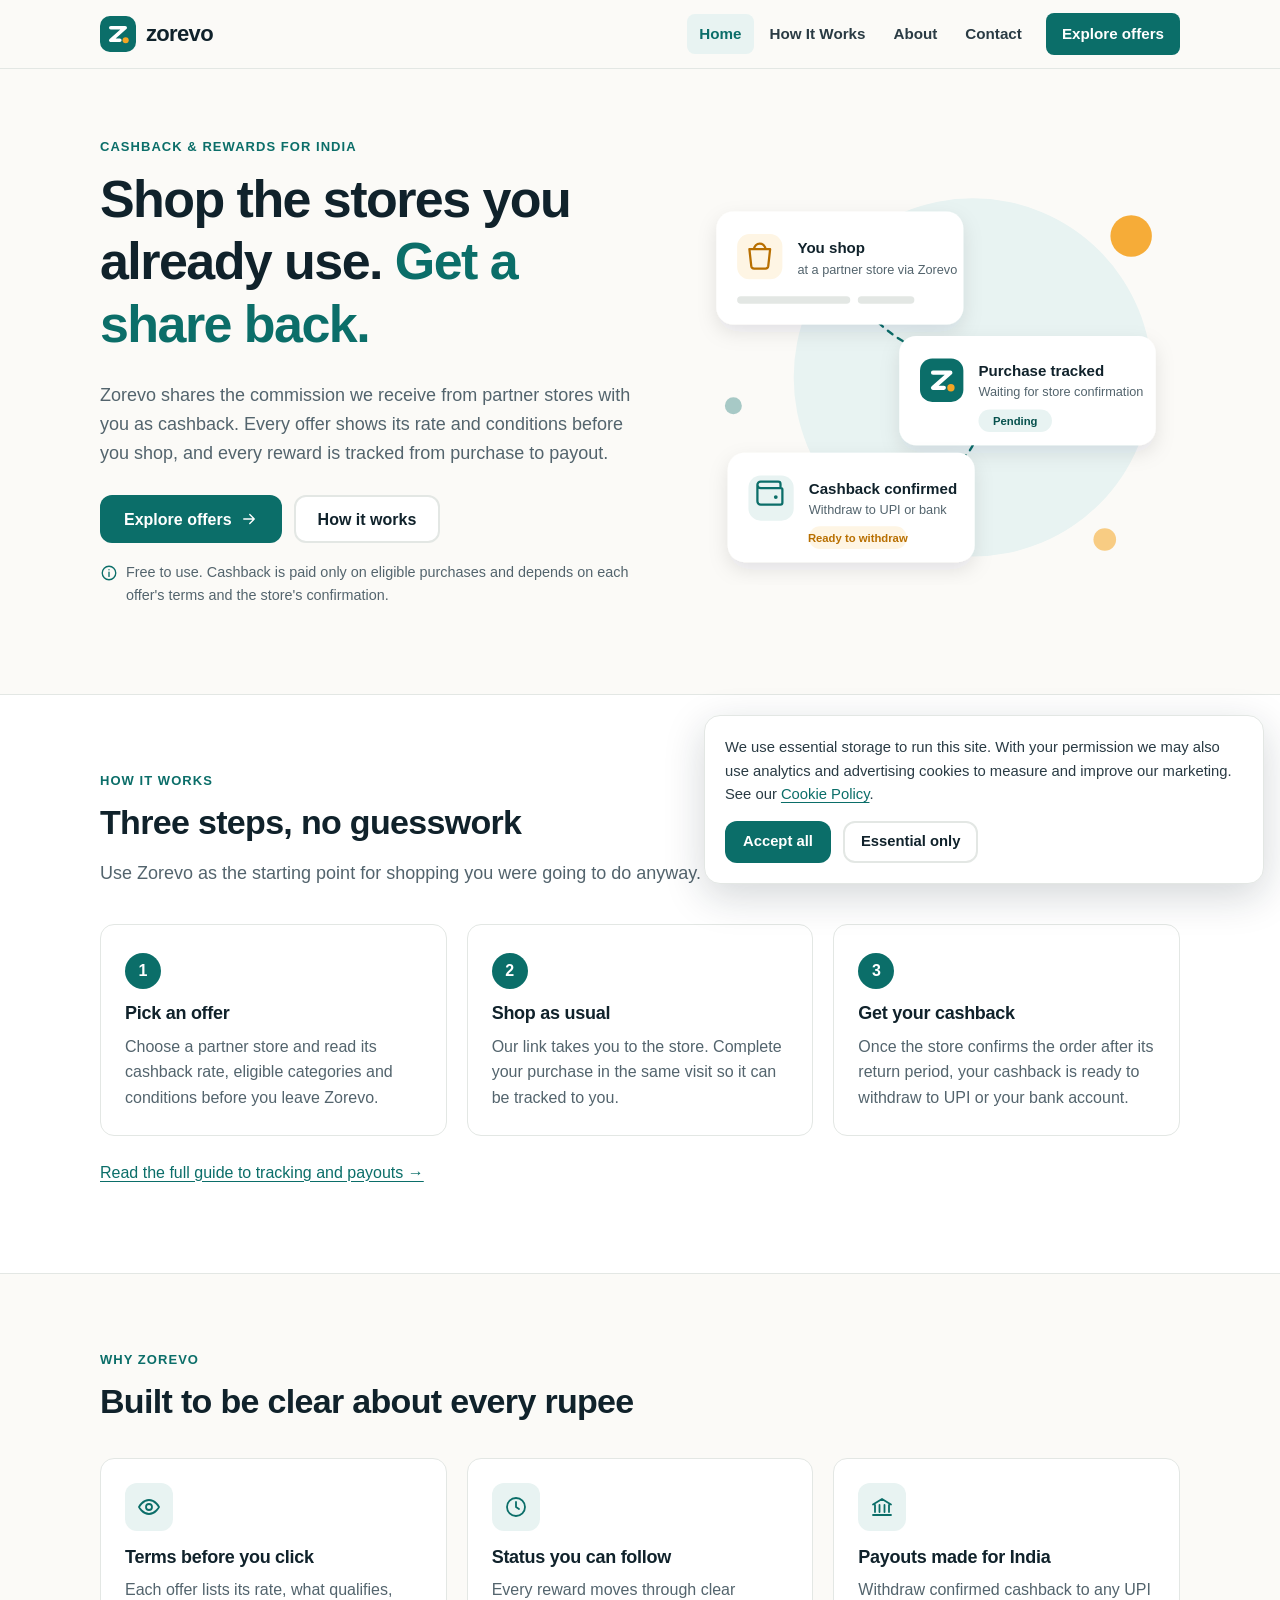
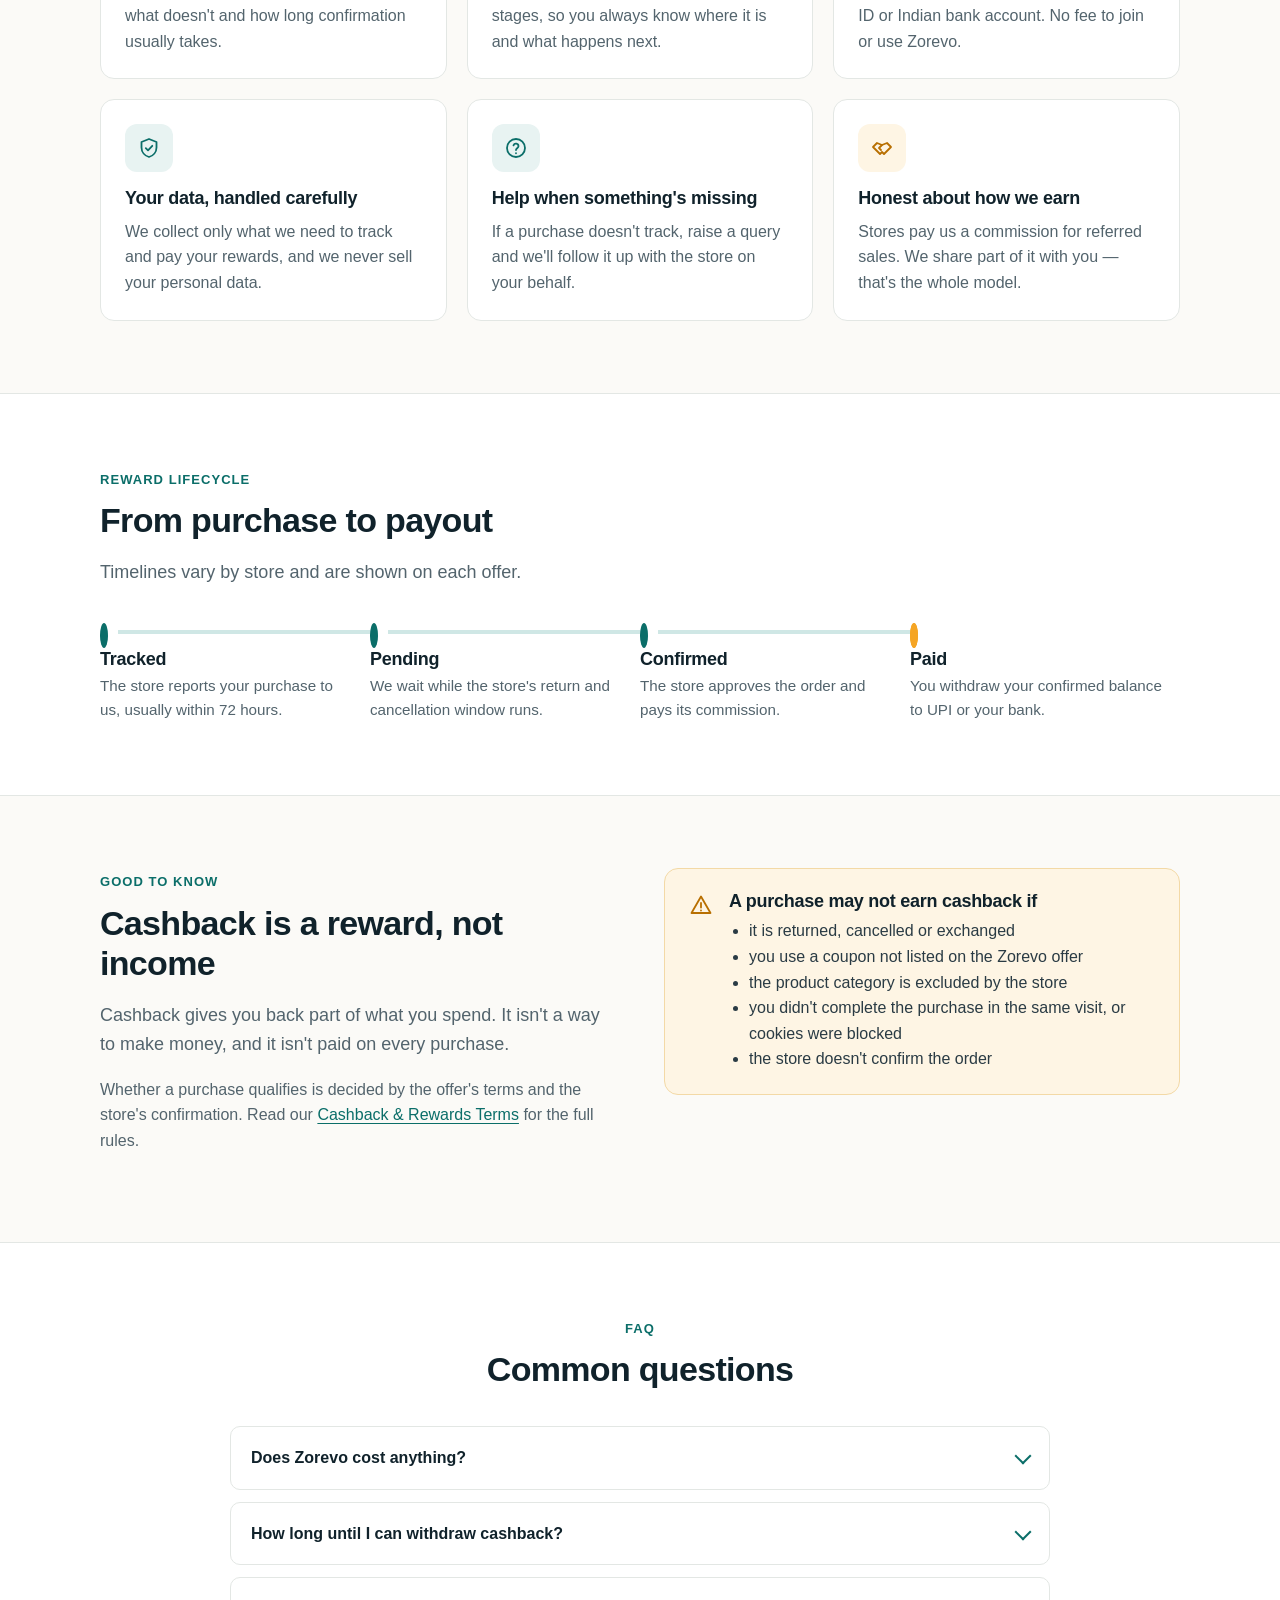
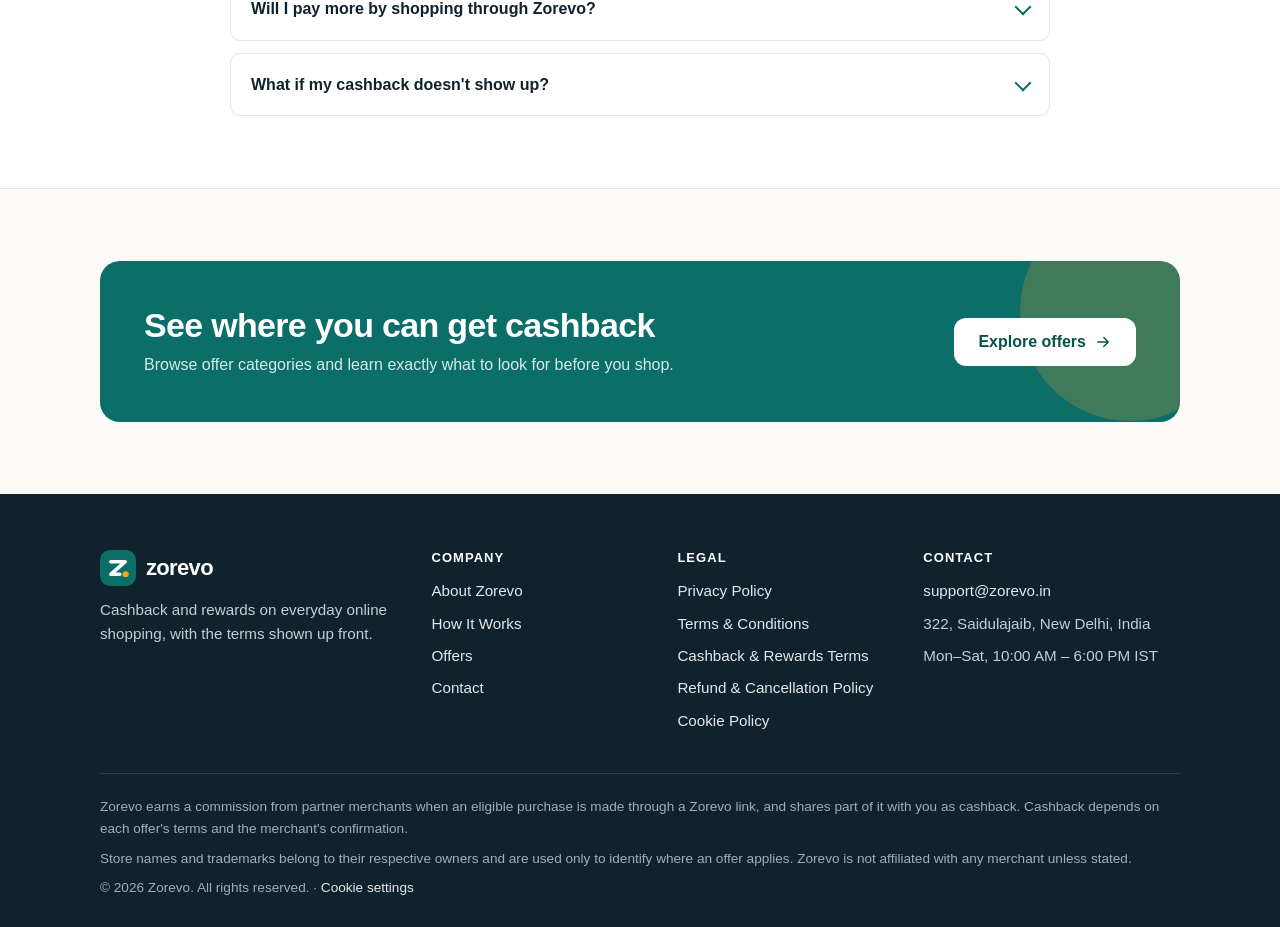
<file: index.html>
<!doctype html>
<html lang="en-IN">
<head>
<meta charset="utf-8">
<meta name="viewport" content="width=device-width, initial-scale=1">
<title>Zorevo — Cashback &amp; Rewards on Your Online Shopping in India</title>
<meta name="description" content="Zorevo gives you cashback and rewards when you shop online with partner stores in India. See the offer terms up front and track every reward from purchase to payout.">
<meta name="robots" content="index, follow">
<link rel="canonical" href="https://zorevo.in/">
<meta name="theme-color" content="#0b6e69">
<meta property="og:type" content="website">
<meta property="og:site_name" content="Zorevo">
<meta property="og:locale" content="en_IN">
<meta property="og:title" content="Zorevo — Cashback &amp; Rewards on Your Online Shopping in India">
<meta property="og:description" content="Zorevo gives you cashback and rewards when you shop online with partner stores in India. See the offer terms up front and track every reward from purchase to payout.">
<meta property="og:url" content="https://zorevo.in/">
<meta property="og:image" content="https://zorevo.in/assets/img/og-image.png">
<meta property="og:image:width" content="1200">
<meta property="og:image:height" content="630">
<meta property="og:image:alt" content="Zorevo — cashback and rewards on online shopping in India">
<meta name="twitter:card" content="summary_large_image">
<meta name="twitter:title" content="Zorevo — Cashback &amp; Rewards on Your Online Shopping in India">
<meta name="twitter:description" content="Zorevo gives you cashback and rewards when you shop online with partner stores in India. See the offer terms up front and track every reward from purchase to payout.">
<meta name="twitter:image" content="https://zorevo.in/assets/img/og-image.png">
<link rel="icon" href="favicon.ico" sizes="32x32">
<link rel="icon" href="assets/img/favicon.svg" type="image/svg+xml">
<link rel="apple-touch-icon" href="assets/img/apple-touch-icon.png">
<link rel="manifest" href="site.webmanifest">
<link rel="stylesheet" href="assets/css/style.css">
<script type="application/ld+json">{"@context": "https://schema.org", "@type": "Organization", "name": "Zorevo", "url": "https://zorevo.in/", "logo": "https://zorevo.in/assets/img/logo.png", "email": "support@zorevo.in", "address": {"@type": "PostalAddress", "streetAddress": "322, Saidulajaib", "addressLocality": "New Delhi", "addressRegion": "Delhi", "addressCountry": "IN"}, "contactPoint": {"@type": "ContactPoint", "contactType": "customer support", "email": "support@zorevo.in", "areaServed": "IN", "availableLanguage": ["en", "hi"]}}</script>
</head>
<body>
<a class="skip-link" href="#main">Skip to content</a>
<header class="site-header">
  <div class="container header-inner">
    <a class="brand" href="index.html" aria-label="Zorevo home"><svg viewBox="0 0 40 40" aria-hidden="true" focusable="false"><rect width="40" height="40" rx="11" fill="#0b6e69"/><path d="M12 13h16L12 27h10" fill="none" stroke="#fff" stroke-width="4" stroke-linecap="round" stroke-linejoin="round"/><circle cx="28.5" cy="27" r="3.4" fill="#f5a524"/></svg><span>zorevo</span></a>
    <button class="nav-toggle" type="button" aria-expanded="false" aria-controls="site-nav" aria-label="Open menu"><svg class="icon-open" viewBox="0 0 24 24" fill="none" stroke="currentColor" stroke-width="1.8" stroke-linecap="round" stroke-linejoin="round" aria-hidden="true" focusable="false"><path d="M4 7h16M4 12h16M4 17h16"/></svg><svg class="icon-close" viewBox="0 0 24 24" fill="none" stroke="currentColor" stroke-width="1.8" stroke-linecap="round" stroke-linejoin="round" aria-hidden="true" focusable="false"><path d="M6 6l12 12M18 6L6 18"/></svg></button>
    <nav id="site-nav" class="site-nav" aria-label="Main">
      <ul>
        <li><a href="index.html" aria-current="page">Home</a></li><li><a href="how-it-works.html">How It Works</a></li><li><a href="about.html">About</a></li><li><a href="contact.html">Contact</a></li>
        <li class="nav-cta"><a href="offers.html">Explore offers</a></li>
      </ul>
    </nav>
  </div>
</header>
<main id="main">
<section class="hero">
  <div class="container hero-grid">
    <div>
      <span class="eyebrow">Cashback &amp; rewards for India</span>
      <h1>Shop the stores you already use. <span>Get a share back.</span></h1>
      <p class="lead">Zorevo shares the commission we receive from partner stores with you as cashback. Every offer shows its rate and conditions before you shop, and every reward is tracked from purchase to payout.</p>
      <div class="btn-row">
        <a class="btn btn-primary" href="offers.html">Explore offers <svg viewBox="0 0 24 24" fill="none" stroke="currentColor" stroke-width="1.8" stroke-linecap="round" stroke-linejoin="round" aria-hidden="true" focusable="false"><path d="M5 12h14M13 6l6 6-6 6"/></svg></a>
        <a class="btn btn-secondary" href="how-it-works.html">How it works</a>
      </div>
      <p class="hero-note"><svg viewBox="0 0 24 24" fill="none" stroke="currentColor" stroke-width="1.8" stroke-linecap="round" stroke-linejoin="round" aria-hidden="true" focusable="false"><circle cx="12" cy="12" r="9"/><path d="M12 11v5.5M12 7.6v.1"/></svg><span>Free to use. Cashback is paid only on eligible purchases and depends on each offer's terms and the store's confirmation.</span></p>
    </div>
    <div class="hero-art">
      <svg viewBox="0 0 520 440" role="img" aria-labelledby="hero-art-title" xmlns="http://www.w3.org/2000/svg" font-family="-apple-system, BlinkMacSystemFont, 'Segoe UI', Roboto, Arial, sans-serif">
        <title id="hero-art-title">A purchase at a partner store is tracked by Zorevo and becomes confirmed cashback in your wallet</title>
        <defs>
          <filter id="sh" x="-10%" y="-10%" width="120%" height="140%"><feDropShadow dx="0" dy="8" stdDeviation="10" flood-color="#10222b" flood-opacity=".10"/></filter>
        </defs>
        <circle cx="300" cy="220" r="190" fill="#e8f3f2"/>
        <circle cx="468" cy="70" r="22" fill="#f5a524" opacity=".9"/>
        <circle cx="440" cy="392" r="12" fill="#f5a524" opacity=".55"/>
        <circle cx="46" cy="250" r="9" fill="#0b6e69" opacity=".35"/>
        <path d="M200 162 C 230 190, 250 190, 262 196" stroke="#0b6e69" stroke-width="2.5" stroke-dasharray="6 7" fill="none" stroke-linecap="round"/>
        <path d="M300 292 C 290 312, 270 318, 250 322" stroke="#0b6e69" stroke-width="2.5" stroke-dasharray="6 7" fill="none" stroke-linecap="round"/>
        <g filter="url(#sh)">
          <rect x="28" y="44" width="262" height="120" rx="18" fill="#fff"/>
        </g>
        <rect x="50" y="68" width="48" height="48" rx="13" fill="#fef5e4"/>
        <path d="M63 84h22l-2 18a3 3 0 0 1-3 2.6H68a3 3 0 0 1-3-2.6L63 84z M68 84a6 6 0 0 1 12 0" fill="none" stroke="#b86f00" stroke-width="2.4" stroke-linejoin="round" stroke-linecap="round"/>
        <text x="114" y="88" font-size="16" font-weight="700" fill="#10222b">You shop</text>
        <text x="114" y="110" font-size="13.5" fill="#53646d">at a partner store via Zorevo</text>
        <rect x="50" y="134" width="120" height="8" rx="4" fill="#e3e7e4"/>
        <rect x="178" y="134" width="60" height="8" rx="4" fill="#e3e7e4"/>
        <g filter="url(#sh)">
          <rect x="222" y="176" width="272" height="116" rx="18" fill="#fff"/>
        </g>
        <g transform="translate(244 200)">
          <rect width="46" height="46" rx="13" fill="#0b6e69"/>
          <path d="M13.8 15h18.4L13.8 31.1h11.5" fill="none" stroke="#fff" stroke-width="4.4" stroke-linecap="round" stroke-linejoin="round"/>
          <circle cx="32.8" cy="31" r="3.9" fill="#f5a524"/>
        </g>
        <text x="306" y="219" font-size="16" font-weight="700" fill="#10222b">Purchase tracked</text>
        <text x="306" y="240" font-size="13.5" fill="#53646d">Waiting for store confirmation</text>
        <rect x="306" y="254" width="78" height="24" rx="12" fill="#e8f3f2"/>
        <text x="345" y="270.5" font-size="12" font-weight="700" fill="#08524e" text-anchor="middle">Pending</text>
        <g filter="url(#sh)">
          <rect x="40" y="300" width="262" height="116" rx="18" fill="#fff"/>
        </g>
        <rect x="62" y="324" width="48" height="48" rx="13" fill="#e8f3f2"/>
        <path d="M96 336v-3a2.5 2.5 0 0 0-2.5-2.5H75a3.5 3.5 0 0 0 0 7h21.5a1.5 1.5 0 0 1 1.5 1.5v14a2 2 0 0 1-2 2H75a3.5 3.5 0 0 1-3.5-3.5V334" fill="none" stroke="#0b6e69" stroke-width="2.4" stroke-linecap="round" stroke-linejoin="round"/>
        <circle cx="91" cy="347" r="2" fill="#0b6e69"/>
        <text x="126" y="344" font-size="16" font-weight="700" fill="#10222b">Cashback confirmed</text>
        <text x="126" y="365" font-size="13.5" fill="#53646d">Withdraw to UPI or bank</text>
        <rect x="126" y="378" width="104" height="24" rx="12" fill="#fef5e4"/>
        <text x="178" y="394.5" font-size="12" font-weight="700" fill="#b86f00" text-anchor="middle">Ready to withdraw</text>
      </svg>
    </div>
  </div>
</section>

<section class="section section-alt" aria-labelledby="steps-title">
  <div class="container">
    <div class="section-head">
      <span class="eyebrow">How it works</span>
      <h2 id="steps-title">Three steps, no guesswork</h2>
      <p class="lead">Use Zorevo as the starting point for shopping you were going to do anyway.</p>
    </div>
    <ol class="steps">
      <li><h3>Pick an offer</h3><p>Choose a partner store and read its cashback rate, eligible categories and conditions before you leave Zorevo.</p></li>
      <li><h3>Shop as usual</h3><p>Our link takes you to the store. Complete your purchase in the same visit so it can be tracked to you.</p></li>
      <li><h3>Get your cashback</h3><p>Once the store confirms the order after its return period, your cashback is ready to withdraw to UPI or your bank account.</p></li>
    </ol>
    <p class="mt-0" style="margin-top:24px"><a href="how-it-works.html">Read the full guide to tracking and payouts &rarr;</a></p>
  </div>
</section>

<section class="section" aria-labelledby="why-title">
  <div class="container">
    <div class="section-head">
      <span class="eyebrow">Why Zorevo</span>
      <h2 id="why-title">Built to be clear about every rupee</h2>
    </div>
    <div class="grid grid-3">
      <div class="card"><div class="icon-badge"><svg viewBox="0 0 24 24" fill="none" stroke="currentColor" stroke-width="1.8" stroke-linecap="round" stroke-linejoin="round" aria-hidden="true" focusable="false"><path d="M2 12s3.6-7 10-7 10 7 10 7-3.6 7-10 7S2 12 2 12z"/><circle cx="12" cy="12" r="3"/></svg></div><h3>Terms before you click</h3><p>Each offer lists its rate, what qualifies, what doesn't and how long confirmation usually takes.</p></div>
      <div class="card"><div class="icon-badge"><svg viewBox="0 0 24 24" fill="none" stroke="currentColor" stroke-width="1.8" stroke-linecap="round" stroke-linejoin="round" aria-hidden="true" focusable="false"><circle cx="12" cy="12" r="9"/><path d="M12 7v5l3 2"/></svg></div><h3>Status you can follow</h3><p>Every reward moves through clear stages, so you always know where it is and what happens next.</p></div>
      <div class="card"><div class="icon-badge"><svg viewBox="0 0 24 24" fill="none" stroke="currentColor" stroke-width="1.8" stroke-linecap="round" stroke-linejoin="round" aria-hidden="true" focusable="false"><path d="M3 9.5L12 4l9 5.5M5 10v7M9.5 10v7M14.5 10v7M19 10v7M3 20h18"/></svg></div><h3>Payouts made for India</h3><p>Withdraw confirmed cashback to any UPI ID or Indian bank account. No fee to join or use Zorevo.</p></div>
      <div class="card"><div class="icon-badge"><svg viewBox="0 0 24 24" fill="none" stroke="currentColor" stroke-width="1.8" stroke-linecap="round" stroke-linejoin="round" aria-hidden="true" focusable="false"><path d="M12 3l7.5 3v5.5c0 4.6-3.2 8.3-7.5 9.5-4.3-1.2-7.5-4.9-7.5-9.5V6L12 3z"/><path d="M8.8 12.2l2.2 2.2 4.3-4.6"/></svg></div><h3>Your data, handled carefully</h3><p>We collect only what we need to track and pay your rewards, and we never sell your personal data.</p></div>
      <div class="card"><div class="icon-badge"><svg viewBox="0 0 24 24" fill="none" stroke="currentColor" stroke-width="1.8" stroke-linecap="round" stroke-linejoin="round" aria-hidden="true" focusable="false"><circle cx="12" cy="12" r="9"/><path d="M9.5 9.3a2.6 2.6 0 0 1 5 .9c0 1.8-2.5 2.3-2.5 3.8M12 17.2v.1"/></svg></div><h3>Help when something's missing</h3><p>If a purchase doesn't track, raise a query and we'll follow it up with the store on your behalf.</p></div>
      <div class="card"><div class="icon-badge warm"><svg viewBox="0 0 24 24" fill="none" stroke="currentColor" stroke-width="1.8" stroke-linecap="round" stroke-linejoin="round" aria-hidden="true" focusable="false"><path d="M3 11l4-4 5 2 5-2 4 4-7 7-2-2-2 2-7-7z"/><path d="M12 9l-3 3 2 2"/></svg></div><h3>Honest about how we earn</h3><p>Stores pay us a commission for referred sales. We share part of it with you — that's the whole model.</p></div>
    </div>
  </div>
</section>

<section class="section section-alt" aria-labelledby="life-title">
  <div class="container">
    <div class="section-head">
      <span class="eyebrow">Reward lifecycle</span>
      <h2 id="life-title">From purchase to payout</h2>
      <p class="lead">Timelines vary by store and are shown on each offer.</p>
    </div>
    <ol class="lifecycle">
      <li><span class="dot" aria-hidden="true"></span><h3>Tracked</h3><p>The store reports your purchase to us, usually within 72 hours.</p></li>
      <li><span class="dot" aria-hidden="true"></span><h3>Pending</h3><p>We wait while the store's return and cancellation window runs.</p></li>
      <li><span class="dot" aria-hidden="true"></span><h3>Confirmed</h3><p>The store approves the order and pays its commission.</p></li>
      <li><span class="dot" aria-hidden="true"></span><h3>Paid</h3><p>You withdraw your confirmed balance to UPI or your bank.</p></li>
    </ol>
  </div>
</section>

<section class="section" aria-labelledby="honest-title">
  <div class="container split top">
    <div>
      <span class="eyebrow">Good to know</span>
      <h2 id="honest-title">Cashback is a reward, not income</h2>
      <p class="lead">Cashback gives you back part of what you spend. It isn't a way to make money, and it isn't paid on every purchase.</p>
      <p class="muted">Whether a purchase qualifies is decided by the offer's terms and the store's confirmation. Read our <a href="cashback-terms.html">Cashback &amp; Rewards Terms</a> for the full rules.</p>
    </div>
    <div class="callout">
      <svg viewBox="0 0 24 24" fill="none" stroke="currentColor" stroke-width="1.8" stroke-linecap="round" stroke-linejoin="round" aria-hidden="true" focusable="false"><path d="M12 3.5l9.5 16.5h-19L12 3.5z"/><path d="M12 10v4.5M12 17.4v.1"/></svg>
      <div>
        <h3>A purchase may not earn cashback if</h3>
        <ul>
          <li>it is returned, cancelled or exchanged</li>
          <li>you use a coupon not listed on the Zorevo offer</li>
          <li>the product category is excluded by the store</li>
          <li>you didn't complete the purchase in the same visit, or cookies were blocked</li>
          <li>the store doesn't confirm the order</li>
        </ul>
      </div>
    </div>
  </div>
</section>

<section class="section section-alt" aria-labelledby="faq-title">
  <div class="container">
    <div class="section-head center">
      <span class="eyebrow">FAQ</span>
      <h2 id="faq-title">Common questions</h2>
    </div>
    <div class="faq center">
      <details><summary>Does Zorevo cost anything?</summary><div><p>No. Zorevo is free to use. We are paid by partner stores, not by you.</p></div></details>
      <details><summary>How long until I can withdraw cashback?</summary><div><p>Cashback becomes withdrawable once the store confirms your order, which usually happens after its return window ends. For most stores this is between 30 and 90 days. The expected time is shown on each offer.</p></div></details>
      <details><summary>Will I pay more by shopping through Zorevo?</summary><div><p>No. The price you pay is set by the store and is the same as going to the store directly.</p></div></details>
      <details><summary>What if my cashback doesn't show up?</summary><div><p>If a purchase hasn't tracked within 72 hours, <a href="contact.html">contact us</a> with your order details within 30 days of purchase and we'll raise it with the store.</p></div></details>
    </div>
  </div>
</section>

<section class="section">
  <div class="container">
    <div class="cta-band">
      <div>
        <h2>See where you can get cashback</h2>
        <p>Browse offer categories and learn exactly what to look for before you shop.</p>
      </div>
      <a class="btn btn-light" href="offers.html">Explore offers <svg viewBox="0 0 24 24" fill="none" stroke="currentColor" stroke-width="1.8" stroke-linecap="round" stroke-linejoin="round" aria-hidden="true" focusable="false"><path d="M5 12h14M13 6l6 6-6 6"/></svg></a>
    </div>
  </div>
</section>

</main>
<footer class="site-footer">
  <div class="container">
    <div class="footer-grid">
      <div>
        <a class="brand" href="index.html" aria-label="Zorevo home"><svg viewBox="0 0 40 40" aria-hidden="true" focusable="false"><rect width="40" height="40" rx="11" fill="#0b6e69"/><path d="M12 13h16L12 27h10" fill="none" stroke="#fff" stroke-width="4" stroke-linecap="round" stroke-linejoin="round"/><circle cx="28.5" cy="27" r="3.4" fill="#f5a524"/></svg><span>zorevo</span></a>
        <p>Cashback and rewards on everyday online shopping, with the terms shown up front.</p>
      </div>
      <div>
        <h2>Company</h2>
        <ul>
          <li><a href="about.html">About Zorevo</a></li>
          <li><a href="how-it-works.html">How It Works</a></li>
          <li><a href="offers.html">Offers</a></li>
          <li><a href="contact.html">Contact</a></li>
        </ul>
      </div>
      <div>
        <h2>Legal</h2>
        <ul><li><a href="privacy-policy.html">Privacy Policy</a></li><li><a href="terms.html">Terms & Conditions</a></li><li><a href="cashback-terms.html">Cashback & Rewards Terms</a></li><li><a href="refund-policy.html">Refund & Cancellation Policy</a></li><li><a href="cookie-policy.html">Cookie Policy</a></li></ul>
      </div>
      <div>
        <h2>Contact</h2>
        <ul>
          <li><a href="mailto:support@zorevo.in">support@zorevo.in</a></li>
          <li>322, Saidulajaib, New Delhi, India</li>
          <li>Mon–Sat, 10:00 AM – 6:00 PM IST</li>
        </ul>
      </div>
    </div>
    <div class="footer-disclosure">
      <p>Zorevo earns a commission from partner merchants when an eligible purchase is made through a Zorevo link, and shares part of it with you as cashback. Cashback depends on each offer's terms and the merchant's confirmation.</p>
      <p>Store names and trademarks belong to their respective owners and are used only to identify where an offer applies. Zorevo is not affiliated with any merchant unless stated.</p>
      <p>&copy; <span data-year>2026</span> Zorevo. All rights reserved. · <a href="#" data-consent-reset>Cookie settings</a></p>
    </div>
  </div>
</footer>
<div id="cookie-banner" class="cookie-banner" role="region" aria-label="Cookie consent" hidden>
  <p>We use essential storage to run this site. With your permission we may also use analytics and advertising cookies to measure and improve our marketing. See our <a href="cookie-policy.html">Cookie Policy</a>.</p>
  <div class="btn-row">
    <button type="button" class="btn btn-primary" data-consent-accept>Accept all</button>
    <button type="button" class="btn btn-secondary" data-consent-reject>Essential only</button>
  </div>
</div>
<script src="assets/js/main.js" defer></script>
</body>
</html>
</file>
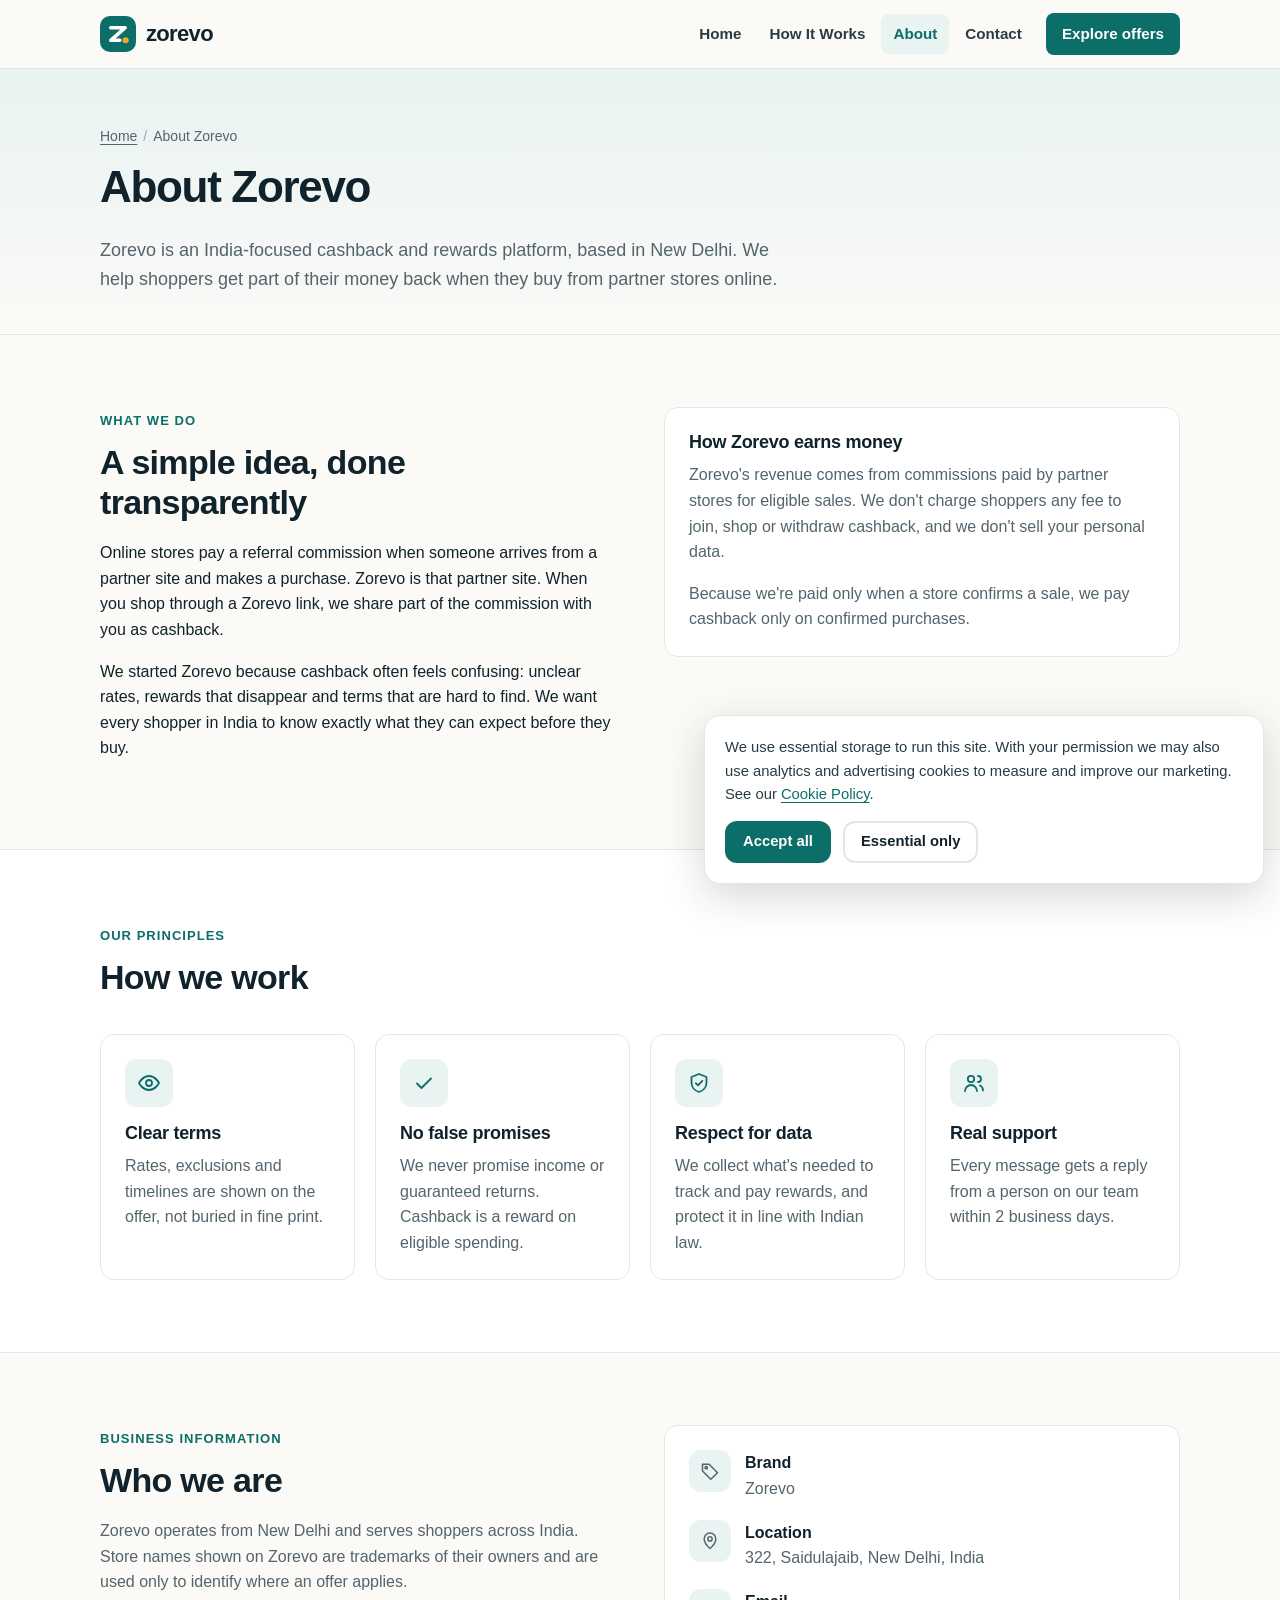
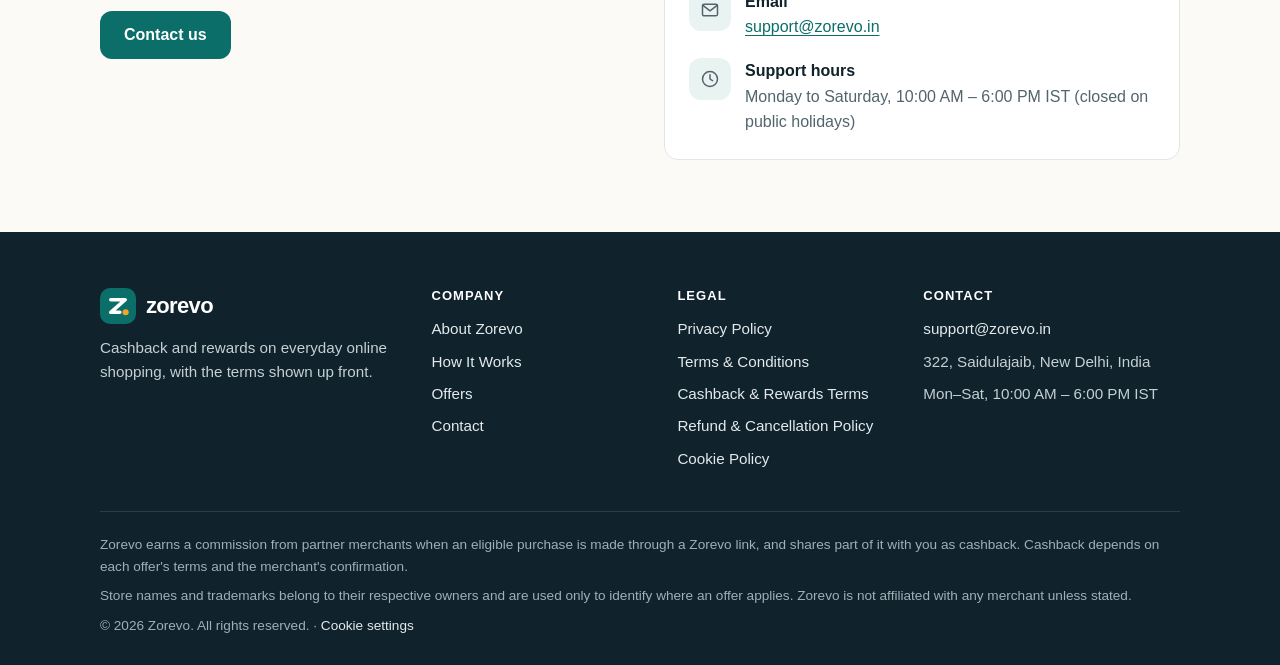
<file: about.html>
<!doctype html>
<html lang="en-IN">
<head>
<meta charset="utf-8">
<meta name="viewport" content="width=device-width, initial-scale=1">
<title>About Zorevo — India-Focused Cashback &amp; Rewards</title>
<meta name="description" content="Zorevo is an India-focused cashback and rewards platform based in New Delhi. Learn what we do, how we earn and the principles we work by.">
<meta name="robots" content="index, follow">
<link rel="canonical" href="https://zorevo.in/about.html">
<meta name="theme-color" content="#0b6e69">
<meta property="og:type" content="website">
<meta property="og:site_name" content="Zorevo">
<meta property="og:locale" content="en_IN">
<meta property="og:title" content="About Zorevo — India-Focused Cashback &amp; Rewards">
<meta property="og:description" content="Zorevo is an India-focused cashback and rewards platform based in New Delhi. Learn what we do, how we earn and the principles we work by.">
<meta property="og:url" content="https://zorevo.in/about.html">
<meta property="og:image" content="https://zorevo.in/assets/img/og-image.png">
<meta property="og:image:width" content="1200">
<meta property="og:image:height" content="630">
<meta property="og:image:alt" content="Zorevo — cashback and rewards on online shopping in India">
<meta name="twitter:card" content="summary_large_image">
<meta name="twitter:title" content="About Zorevo — India-Focused Cashback &amp; Rewards">
<meta name="twitter:description" content="Zorevo is an India-focused cashback and rewards platform based in New Delhi. Learn what we do, how we earn and the principles we work by.">
<meta name="twitter:image" content="https://zorevo.in/assets/img/og-image.png">
<link rel="icon" href="favicon.ico" sizes="32x32">
<link rel="icon" href="assets/img/favicon.svg" type="image/svg+xml">
<link rel="apple-touch-icon" href="assets/img/apple-touch-icon.png">
<link rel="manifest" href="site.webmanifest">
<link rel="stylesheet" href="assets/css/style.css">

</head>
<body>
<a class="skip-link" href="#main">Skip to content</a>
<header class="site-header">
  <div class="container header-inner">
    <a class="brand" href="index.html" aria-label="Zorevo home"><svg viewBox="0 0 40 40" aria-hidden="true" focusable="false"><rect width="40" height="40" rx="11" fill="#0b6e69"/><path d="M12 13h16L12 27h10" fill="none" stroke="#fff" stroke-width="4" stroke-linecap="round" stroke-linejoin="round"/><circle cx="28.5" cy="27" r="3.4" fill="#f5a524"/></svg><span>zorevo</span></a>
    <button class="nav-toggle" type="button" aria-expanded="false" aria-controls="site-nav" aria-label="Open menu"><svg class="icon-open" viewBox="0 0 24 24" fill="none" stroke="currentColor" stroke-width="1.8" stroke-linecap="round" stroke-linejoin="round" aria-hidden="true" focusable="false"><path d="M4 7h16M4 12h16M4 17h16"/></svg><svg class="icon-close" viewBox="0 0 24 24" fill="none" stroke="currentColor" stroke-width="1.8" stroke-linecap="round" stroke-linejoin="round" aria-hidden="true" focusable="false"><path d="M6 6l12 12M18 6L6 18"/></svg></button>
    <nav id="site-nav" class="site-nav" aria-label="Main">
      <ul>
        <li><a href="index.html">Home</a></li><li><a href="how-it-works.html">How It Works</a></li><li><a href="about.html" aria-current="page">About</a></li><li><a href="contact.html">Contact</a></li>
        <li class="nav-cta"><a href="offers.html">Explore offers</a></li>
      </ul>
    </nav>
  </div>
</header>
<main id="main">
<section class="page-hero">
  <div class="container">
    <nav class="breadcrumb" aria-label="Breadcrumb"><ol><li><a href="index.html">Home</a></li><li aria-current="page">About Zorevo</li></ol></nav>
    <h1>About Zorevo</h1>
    <p class="lead">Zorevo is an India-focused cashback and rewards platform, based in New Delhi. We help shoppers get part of their money back when they buy from partner stores online.</p>
  </div>
</section>

<section class="section" aria-labelledby="what-title">
  <div class="container split top">
    <div>
      <span class="eyebrow">What we do</span>
      <h2 id="what-title">A simple idea, done transparently</h2>
      <p>Online stores pay a referral commission when someone arrives from a partner site and makes a purchase. Zorevo is that partner site. When you shop through a Zorevo link, we share part of the commission with you as cashback.</p>
      <p>We started Zorevo because cashback often feels confusing: unclear rates, rewards that disappear and terms that are hard to find. We want every shopper in India to know exactly what they can expect before they buy.</p>
    </div>
    <div class="card">
      <h3>How Zorevo earns money</h3>
      <p>Zorevo's revenue comes from commissions paid by partner stores for eligible sales. We don't charge shoppers any fee to join, shop or withdraw cashback, and we don't sell your personal data.</p>
      <p>Because we're paid only when a store confirms a sale, we pay cashback only on confirmed purchases.</p>
    </div>
  </div>
</section>

<section class="section section-alt" aria-labelledby="values-title">
  <div class="container">
    <div class="section-head">
      <span class="eyebrow">Our principles</span>
      <h2 id="values-title">How we work</h2>
    </div>
    <div class="grid grid-4">
      <div class="card"><div class="icon-badge"><svg viewBox="0 0 24 24" fill="none" stroke="currentColor" stroke-width="1.8" stroke-linecap="round" stroke-linejoin="round" aria-hidden="true" focusable="false"><path d="M2 12s3.6-7 10-7 10 7 10 7-3.6 7-10 7S2 12 2 12z"/><circle cx="12" cy="12" r="3"/></svg></div><h3>Clear terms</h3><p>Rates, exclusions and timelines are shown on the offer, not buried in fine print.</p></div>
      <div class="card"><div class="icon-badge"><svg viewBox="0 0 24 24" fill="none" stroke="currentColor" stroke-width="1.8" stroke-linecap="round" stroke-linejoin="round" aria-hidden="true" focusable="false"><path d="M5 12.5l4.5 4.5L19 7.5"/></svg></div><h3>No false promises</h3><p>We never promise income or guaranteed returns. Cashback is a reward on eligible spending.</p></div>
      <div class="card"><div class="icon-badge"><svg viewBox="0 0 24 24" fill="none" stroke="currentColor" stroke-width="1.8" stroke-linecap="round" stroke-linejoin="round" aria-hidden="true" focusable="false"><path d="M12 3l7.5 3v5.5c0 4.6-3.2 8.3-7.5 9.5-4.3-1.2-7.5-4.9-7.5-9.5V6L12 3z"/><path d="M8.8 12.2l2.2 2.2 4.3-4.6"/></svg></div><h3>Respect for data</h3><p>We collect what's needed to track and pay rewards, and protect it in line with Indian law.</p></div>
      <div class="card"><div class="icon-badge"><svg viewBox="0 0 24 24" fill="none" stroke="currentColor" stroke-width="1.8" stroke-linecap="round" stroke-linejoin="round" aria-hidden="true" focusable="false"><circle cx="9" cy="8" r="3.2"/><path d="M3 20c0-3.3 2.7-6 6-6s6 2.7 6 6"/><path d="M16 5a3 3 0 0 1 0 6M18 14.5c1.8.8 3 2.6 3 4.9"/></svg></div><h3>Real support</h3><p>Every message gets a reply from a person on our team within 2 business days.</p></div>
    </div>
  </div>
</section>

<section class="section" aria-labelledby="biz-title">
  <div class="container split top">
    <div>
      <span class="eyebrow">Business information</span>
      <h2 id="biz-title">Who we are</h2>
      <p class="muted">Zorevo operates from New Delhi and serves shoppers across India. Store names shown on Zorevo are trademarks of their owners and are used only to identify where an offer applies.</p>
      <a class="btn btn-primary" href="contact.html">Contact us</a>
    </div>
    <div class="card">
      <ul class="info-list">
        <li><span class="icon-badge"><svg viewBox="0 0 24 24" fill="none" stroke="currentColor" stroke-width="1.8" stroke-linecap="round" stroke-linejoin="round" aria-hidden="true" focusable="false"><path d="M3 12V4h8l10 10-8 8L3 12z"/><circle cx="7.5" cy="8" r="1.4"/></svg></span><div><strong>Brand</strong><span>Zorevo</span></div></li>
        <li><span class="icon-badge"><svg viewBox="0 0 24 24" fill="none" stroke="currentColor" stroke-width="1.8" stroke-linecap="round" stroke-linejoin="round" aria-hidden="true" focusable="false"><path d="M12 21s-7-6.2-7-11.5a7 7 0 0 1 14 0C19 14.8 12 21 12 21z"/><circle cx="12" cy="9.5" r="2.5"/></svg></span><div><strong>Location</strong><span>322, Saidulajaib, New Delhi, India</span></div></li>
        <li><span class="icon-badge"><svg viewBox="0 0 24 24" fill="none" stroke="currentColor" stroke-width="1.8" stroke-linecap="round" stroke-linejoin="round" aria-hidden="true" focusable="false"><rect x="3" y="5" width="18" height="14" rx="2"/><path d="M3.5 6.5l8.5 6.5 8.5-6.5"/></svg></span><div><strong>Email</strong><a href="mailto:support@zorevo.in">support@zorevo.in</a></div></li>
        <li><span class="icon-badge"><svg viewBox="0 0 24 24" fill="none" stroke="currentColor" stroke-width="1.8" stroke-linecap="round" stroke-linejoin="round" aria-hidden="true" focusable="false"><circle cx="12" cy="12" r="9"/><path d="M12 7v5l3 2"/></svg></span><div><strong>Support hours</strong><span>Monday to Saturday, 10:00 AM – 6:00 PM IST (closed on public holidays)</span></div></li>
      </ul>
    </div>
  </div>
</section>

</main>
<footer class="site-footer">
  <div class="container">
    <div class="footer-grid">
      <div>
        <a class="brand" href="index.html" aria-label="Zorevo home"><svg viewBox="0 0 40 40" aria-hidden="true" focusable="false"><rect width="40" height="40" rx="11" fill="#0b6e69"/><path d="M12 13h16L12 27h10" fill="none" stroke="#fff" stroke-width="4" stroke-linecap="round" stroke-linejoin="round"/><circle cx="28.5" cy="27" r="3.4" fill="#f5a524"/></svg><span>zorevo</span></a>
        <p>Cashback and rewards on everyday online shopping, with the terms shown up front.</p>
      </div>
      <div>
        <h2>Company</h2>
        <ul>
          <li><a href="about.html">About Zorevo</a></li>
          <li><a href="how-it-works.html">How It Works</a></li>
          <li><a href="offers.html">Offers</a></li>
          <li><a href="contact.html">Contact</a></li>
        </ul>
      </div>
      <div>
        <h2>Legal</h2>
        <ul><li><a href="privacy-policy.html">Privacy Policy</a></li><li><a href="terms.html">Terms & Conditions</a></li><li><a href="cashback-terms.html">Cashback & Rewards Terms</a></li><li><a href="refund-policy.html">Refund & Cancellation Policy</a></li><li><a href="cookie-policy.html">Cookie Policy</a></li></ul>
      </div>
      <div>
        <h2>Contact</h2>
        <ul>
          <li><a href="mailto:support@zorevo.in">support@zorevo.in</a></li>
          <li>322, Saidulajaib, New Delhi, India</li>
          <li>Mon–Sat, 10:00 AM – 6:00 PM IST</li>
        </ul>
      </div>
    </div>
    <div class="footer-disclosure">
      <p>Zorevo earns a commission from partner merchants when an eligible purchase is made through a Zorevo link, and shares part of it with you as cashback. Cashback depends on each offer's terms and the merchant's confirmation.</p>
      <p>Store names and trademarks belong to their respective owners and are used only to identify where an offer applies. Zorevo is not affiliated with any merchant unless stated.</p>
      <p>&copy; <span data-year>2026</span> Zorevo. All rights reserved. · <a href="#" data-consent-reset>Cookie settings</a></p>
    </div>
  </div>
</footer>
<div id="cookie-banner" class="cookie-banner" role="region" aria-label="Cookie consent" hidden>
  <p>We use essential storage to run this site. With your permission we may also use analytics and advertising cookies to measure and improve our marketing. See our <a href="cookie-policy.html">Cookie Policy</a>.</p>
  <div class="btn-row">
    <button type="button" class="btn btn-primary" data-consent-accept>Accept all</button>
    <button type="button" class="btn btn-secondary" data-consent-reject>Essential only</button>
  </div>
</div>
<script src="assets/js/main.js" defer></script>
</body>
</html>
</file>
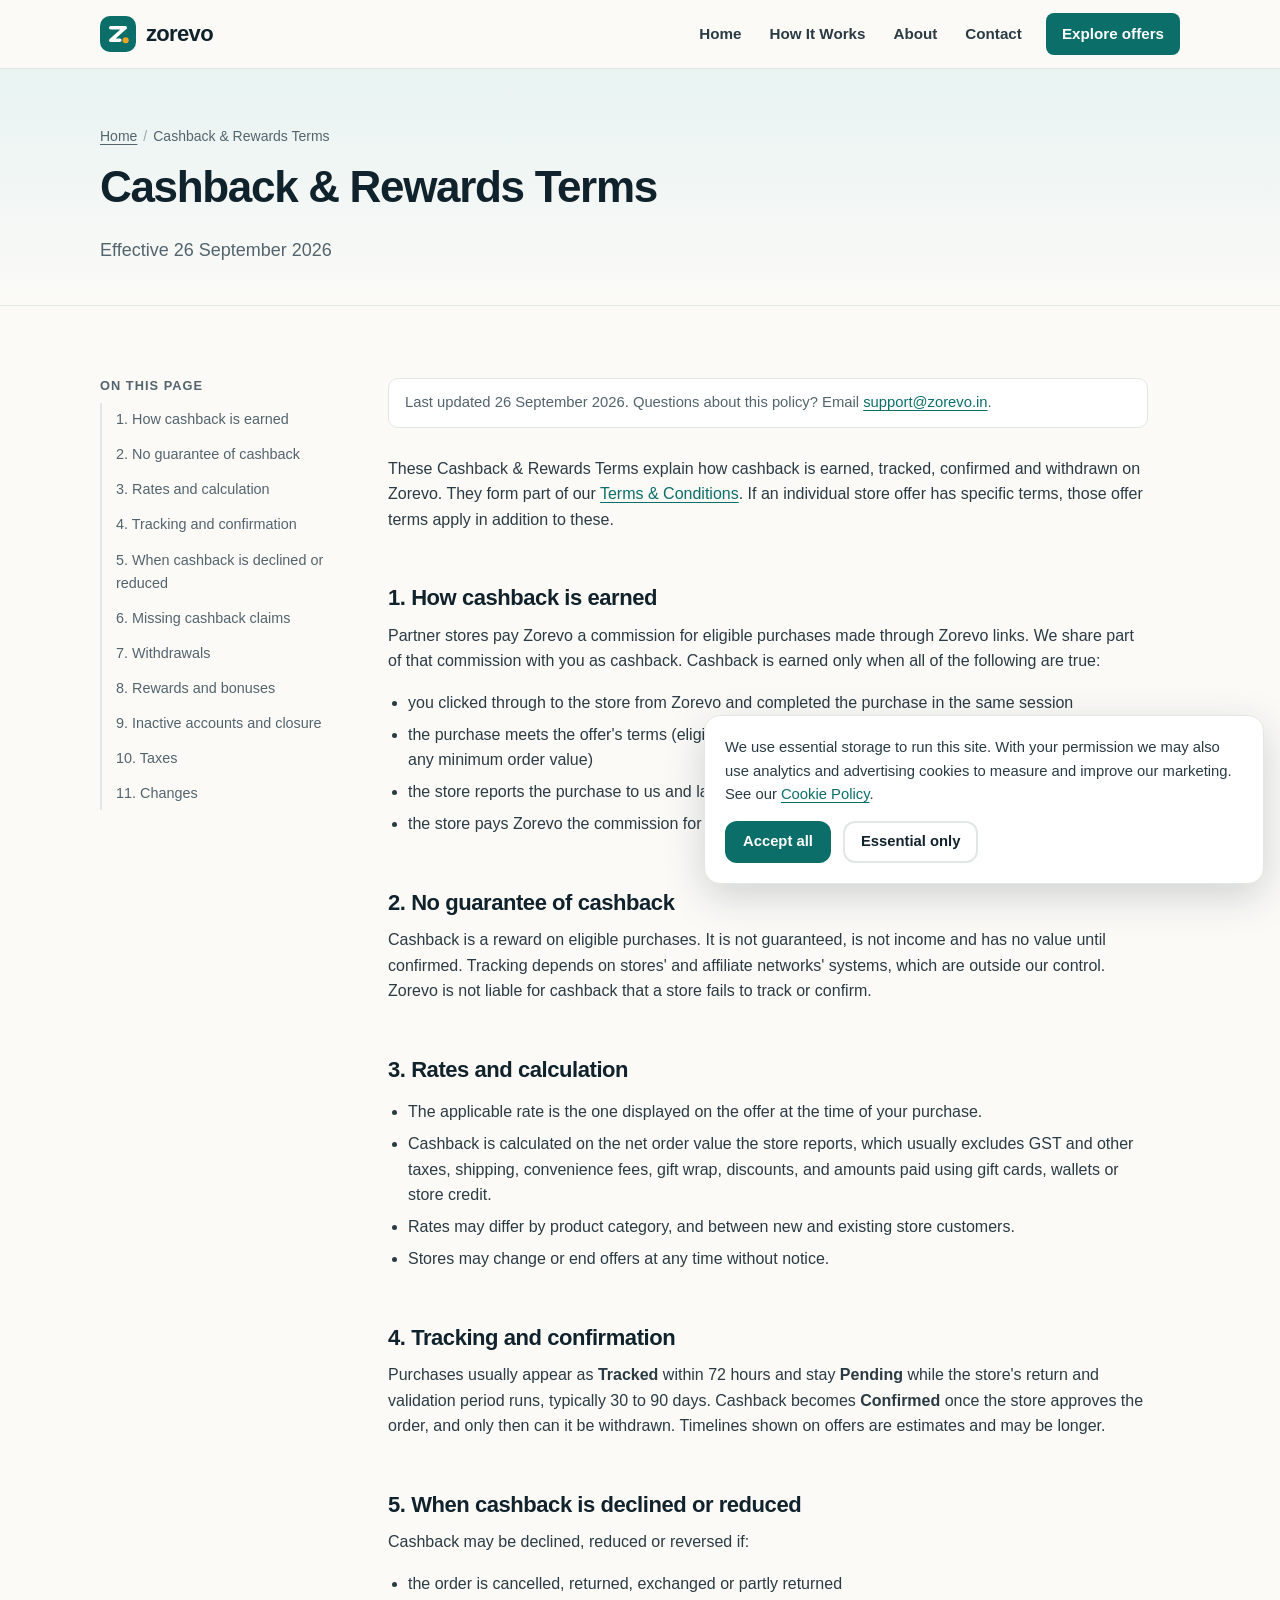
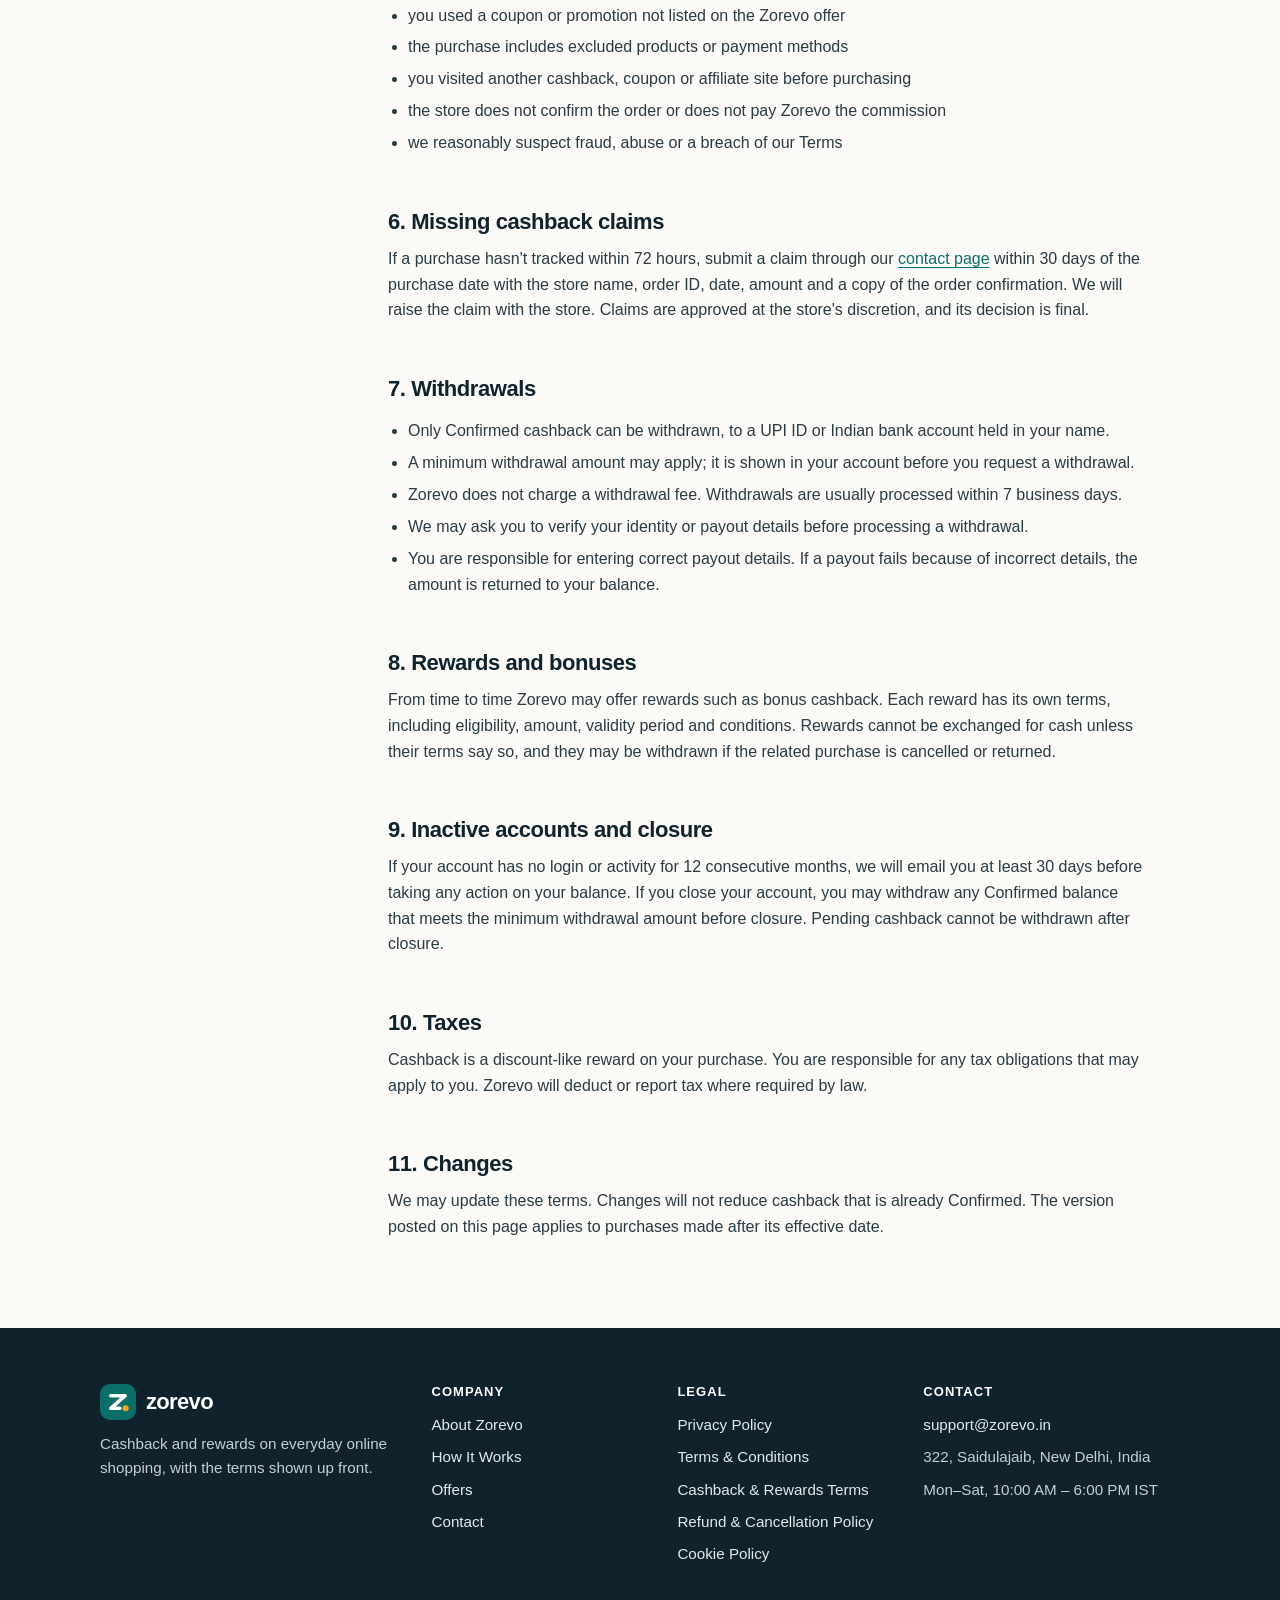
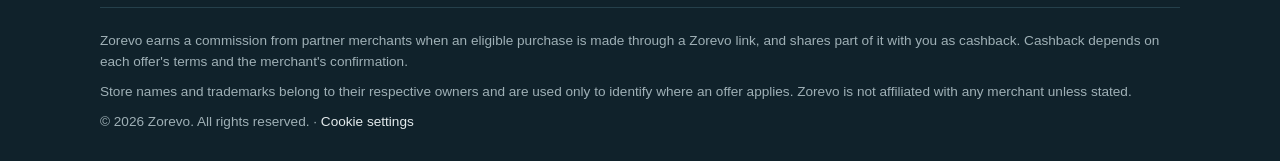
<file: cashback-terms.html>
<!doctype html>
<html lang="en-IN">
<head>
<meta charset="utf-8">
<meta name="viewport" content="width=device-width, initial-scale=1">
<title>Cashback &amp; Rewards Terms — Zorevo</title>
<meta name="description" content="How Zorevo cashback and rewards are earned, tracked, confirmed, declined and withdrawn.">
<meta name="robots" content="index, follow">
<link rel="canonical" href="https://zorevo.in/cashback-terms.html">
<meta name="theme-color" content="#0b6e69">
<meta property="og:type" content="website">
<meta property="og:site_name" content="Zorevo">
<meta property="og:locale" content="en_IN">
<meta property="og:title" content="Cashback &amp; Rewards Terms — Zorevo">
<meta property="og:description" content="How Zorevo cashback and rewards are earned, tracked, confirmed, declined and withdrawn.">
<meta property="og:url" content="https://zorevo.in/cashback-terms.html">
<meta property="og:image" content="https://zorevo.in/assets/img/og-image.png">
<meta property="og:image:width" content="1200">
<meta property="og:image:height" content="630">
<meta property="og:image:alt" content="Zorevo — cashback and rewards on online shopping in India">
<meta name="twitter:card" content="summary_large_image">
<meta name="twitter:title" content="Cashback &amp; Rewards Terms — Zorevo">
<meta name="twitter:description" content="How Zorevo cashback and rewards are earned, tracked, confirmed, declined and withdrawn.">
<meta name="twitter:image" content="https://zorevo.in/assets/img/og-image.png">
<link rel="icon" href="favicon.ico" sizes="32x32">
<link rel="icon" href="assets/img/favicon.svg" type="image/svg+xml">
<link rel="apple-touch-icon" href="assets/img/apple-touch-icon.png">
<link rel="manifest" href="site.webmanifest">
<link rel="stylesheet" href="assets/css/style.css">

</head>
<body>
<a class="skip-link" href="#main">Skip to content</a>
<header class="site-header">
  <div class="container header-inner">
    <a class="brand" href="index.html" aria-label="Zorevo home"><svg viewBox="0 0 40 40" aria-hidden="true" focusable="false"><rect width="40" height="40" rx="11" fill="#0b6e69"/><path d="M12 13h16L12 27h10" fill="none" stroke="#fff" stroke-width="4" stroke-linecap="round" stroke-linejoin="round"/><circle cx="28.5" cy="27" r="3.4" fill="#f5a524"/></svg><span>zorevo</span></a>
    <button class="nav-toggle" type="button" aria-expanded="false" aria-controls="site-nav" aria-label="Open menu"><svg class="icon-open" viewBox="0 0 24 24" fill="none" stroke="currentColor" stroke-width="1.8" stroke-linecap="round" stroke-linejoin="round" aria-hidden="true" focusable="false"><path d="M4 7h16M4 12h16M4 17h16"/></svg><svg class="icon-close" viewBox="0 0 24 24" fill="none" stroke="currentColor" stroke-width="1.8" stroke-linecap="round" stroke-linejoin="round" aria-hidden="true" focusable="false"><path d="M6 6l12 12M18 6L6 18"/></svg></button>
    <nav id="site-nav" class="site-nav" aria-label="Main">
      <ul>
        <li><a href="index.html">Home</a></li><li><a href="how-it-works.html">How It Works</a></li><li><a href="about.html">About</a></li><li><a href="contact.html">Contact</a></li>
        <li class="nav-cta"><a href="offers.html">Explore offers</a></li>
      </ul>
    </nav>
  </div>
</header>
<main id="main">
<section class="page-hero">
  <div class="container">
    <nav class="breadcrumb" aria-label="Breadcrumb"><ol><li><a href="index.html">Home</a></li><li aria-current="page">Cashback &amp; Rewards Terms</li></ol></nav>
    <h1>Cashback &amp; Rewards Terms</h1>
    <p class="lead">Effective 26 September 2026</p>
  </div>
</section>
<section class="section">
  <div class="container legal-layout">
    <aside class="toc" aria-label="On this page"><h2>On this page</h2><ol><li><a href="#how-earned">1. How cashback is earned</a></li><li><a href="#not-guaranteed">2. No guarantee of cashback</a></li><li><a href="#rates">3. Rates and calculation</a></li><li><a href="#statuses">4. Tracking and confirmation</a></li><li><a href="#declined">5. When cashback is declined or reduced</a></li><li><a href="#missing">6. Missing cashback claims</a></li><li><a href="#withdrawals">7. Withdrawals</a></li><li><a href="#rewards">8. Rewards and bonuses</a></li><li><a href="#expiry">9. Inactive accounts and closure</a></li><li><a href="#tax">10. Taxes</a></li><li><a href="#changes">11. Changes</a></li></ol></aside>
    <article class="prose">
      <p class="meta">Last updated 26 September 2026. Questions about this policy? Email <a href="mailto:support@zorevo.in">support@zorevo.in</a>.</p>
      <p>These Cashback &amp; Rewards Terms explain how cashback is earned, tracked, confirmed and withdrawn on Zorevo. They form part of our <a href="terms.html">Terms &amp; Conditions</a>. If an individual store offer has specific terms, those offer terms apply in addition to these.</p>

<h2 id="how-earned">1. How cashback is earned</h2>
<p>Partner stores pay Zorevo a commission for eligible purchases made through Zorevo links. We share part of that commission with you as cashback. Cashback is earned only when all of the following are true:</p>
<ul>
  <li>you clicked through to the store from Zorevo and completed the purchase in the same session</li>
  <li>the purchase meets the offer's terms (eligible products, platform, payment method, customer type and any minimum order value)</li>
  <li>the store reports the purchase to us and later confirms it</li>
  <li>the store pays Zorevo the commission for that purchase</li>
</ul>

<h2 id="not-guaranteed">2. No guarantee of cashback</h2>
<p>Cashback is a reward on eligible purchases. It is not guaranteed, is not income and has no value until confirmed. Tracking depends on stores' and affiliate networks' systems, which are outside our control. Zorevo is not liable for cashback that a store fails to track or confirm.</p>

<h2 id="rates">3. Rates and calculation</h2>
<ul>
  <li>The applicable rate is the one displayed on the offer at the time of your purchase.</li>
  <li>Cashback is calculated on the net order value the store reports, which usually excludes GST and other taxes, shipping, convenience fees, gift wrap, discounts, and amounts paid using gift cards, wallets or store credit.</li>
  <li>Rates may differ by product category, and between new and existing store customers.</li>
  <li>Stores may change or end offers at any time without notice.</li>
</ul>

<h2 id="statuses">4. Tracking and confirmation</h2>
<p>Purchases usually appear as <strong>Tracked</strong> within 72 hours and stay <strong>Pending</strong> while the store's return and validation period runs, typically 30 to 90 days. Cashback becomes <strong>Confirmed</strong> once the store approves the order, and only then can it be withdrawn. Timelines shown on offers are estimates and may be longer.</p>

<h2 id="declined">5. When cashback is declined or reduced</h2>
<p>Cashback may be declined, reduced or reversed if:</p>
<ul>
  <li>the order is cancelled, returned, exchanged or partly returned</li>
  <li>you used a coupon or promotion not listed on the Zorevo offer</li>
  <li>the purchase includes excluded products or payment methods</li>
  <li>you visited another cashback, coupon or affiliate site before purchasing</li>
  <li>the store does not confirm the order or does not pay Zorevo the commission</li>
  <li>we reasonably suspect fraud, abuse or a breach of our Terms</li>
</ul>

<h2 id="missing">6. Missing cashback claims</h2>
<p>If a purchase hasn't tracked within 72 hours, submit a claim through our <a href="contact.html">contact page</a> within 30 days of the purchase date with the store name, order ID, date, amount and a copy of the order confirmation. We will raise the claim with the store. Claims are approved at the store's discretion, and its decision is final.</p>

<h2 id="withdrawals">7. Withdrawals</h2>
<ul>
  <li>Only Confirmed cashback can be withdrawn, to a UPI ID or Indian bank account held in your name.</li>
  <li>A minimum withdrawal amount may apply; it is shown in your account before you request a withdrawal.</li>
  <li>Zorevo does not charge a withdrawal fee. Withdrawals are usually processed within 7 business days.</li>
  <li>We may ask you to verify your identity or payout details before processing a withdrawal.</li>
  <li>You are responsible for entering correct payout details. If a payout fails because of incorrect details, the amount is returned to your balance.</li>
</ul>

<h2 id="rewards">8. Rewards and bonuses</h2>
<p>From time to time Zorevo may offer rewards such as bonus cashback. Each reward has its own terms, including eligibility, amount, validity period and conditions. Rewards cannot be exchanged for cash unless their terms say so, and they may be withdrawn if the related purchase is cancelled or returned.</p>

<h2 id="expiry">9. Inactive accounts and closure</h2>
<p>If your account has no login or activity for 12 consecutive months, we will email you at least 30 days before taking any action on your balance. If you close your account, you may withdraw any Confirmed balance that meets the minimum withdrawal amount before closure. Pending cashback cannot be withdrawn after closure.</p>

<h2 id="tax">10. Taxes</h2>
<p>Cashback is a discount-like reward on your purchase. You are responsible for any tax obligations that may apply to you. Zorevo will deduct or report tax where required by law.</p>

<h2 id="changes">11. Changes</h2>
<p>We may update these terms. Changes will not reduce cashback that is already Confirmed. The version posted on this page applies to purchases made after its effective date.</p>

    </article>
  </div>
</section>
</main>
<footer class="site-footer">
  <div class="container">
    <div class="footer-grid">
      <div>
        <a class="brand" href="index.html" aria-label="Zorevo home"><svg viewBox="0 0 40 40" aria-hidden="true" focusable="false"><rect width="40" height="40" rx="11" fill="#0b6e69"/><path d="M12 13h16L12 27h10" fill="none" stroke="#fff" stroke-width="4" stroke-linecap="round" stroke-linejoin="round"/><circle cx="28.5" cy="27" r="3.4" fill="#f5a524"/></svg><span>zorevo</span></a>
        <p>Cashback and rewards on everyday online shopping, with the terms shown up front.</p>
      </div>
      <div>
        <h2>Company</h2>
        <ul>
          <li><a href="about.html">About Zorevo</a></li>
          <li><a href="how-it-works.html">How It Works</a></li>
          <li><a href="offers.html">Offers</a></li>
          <li><a href="contact.html">Contact</a></li>
        </ul>
      </div>
      <div>
        <h2>Legal</h2>
        <ul><li><a href="privacy-policy.html">Privacy Policy</a></li><li><a href="terms.html">Terms & Conditions</a></li><li><a href="cashback-terms.html">Cashback & Rewards Terms</a></li><li><a href="refund-policy.html">Refund & Cancellation Policy</a></li><li><a href="cookie-policy.html">Cookie Policy</a></li></ul>
      </div>
      <div>
        <h2>Contact</h2>
        <ul>
          <li><a href="mailto:support@zorevo.in">support@zorevo.in</a></li>
          <li>322, Saidulajaib, New Delhi, India</li>
          <li>Mon–Sat, 10:00 AM – 6:00 PM IST</li>
        </ul>
      </div>
    </div>
    <div class="footer-disclosure">
      <p>Zorevo earns a commission from partner merchants when an eligible purchase is made through a Zorevo link, and shares part of it with you as cashback. Cashback depends on each offer's terms and the merchant's confirmation.</p>
      <p>Store names and trademarks belong to their respective owners and are used only to identify where an offer applies. Zorevo is not affiliated with any merchant unless stated.</p>
      <p>&copy; <span data-year>2026</span> Zorevo. All rights reserved. · <a href="#" data-consent-reset>Cookie settings</a></p>
    </div>
  </div>
</footer>
<div id="cookie-banner" class="cookie-banner" role="region" aria-label="Cookie consent" hidden>
  <p>We use essential storage to run this site. With your permission we may also use analytics and advertising cookies to measure and improve our marketing. See our <a href="cookie-policy.html">Cookie Policy</a>.</p>
  <div class="btn-row">
    <button type="button" class="btn btn-primary" data-consent-accept>Accept all</button>
    <button type="button" class="btn btn-secondary" data-consent-reject>Essential only</button>
  </div>
</div>
<script src="assets/js/main.js" defer></script>
</body>
</html>
</file>
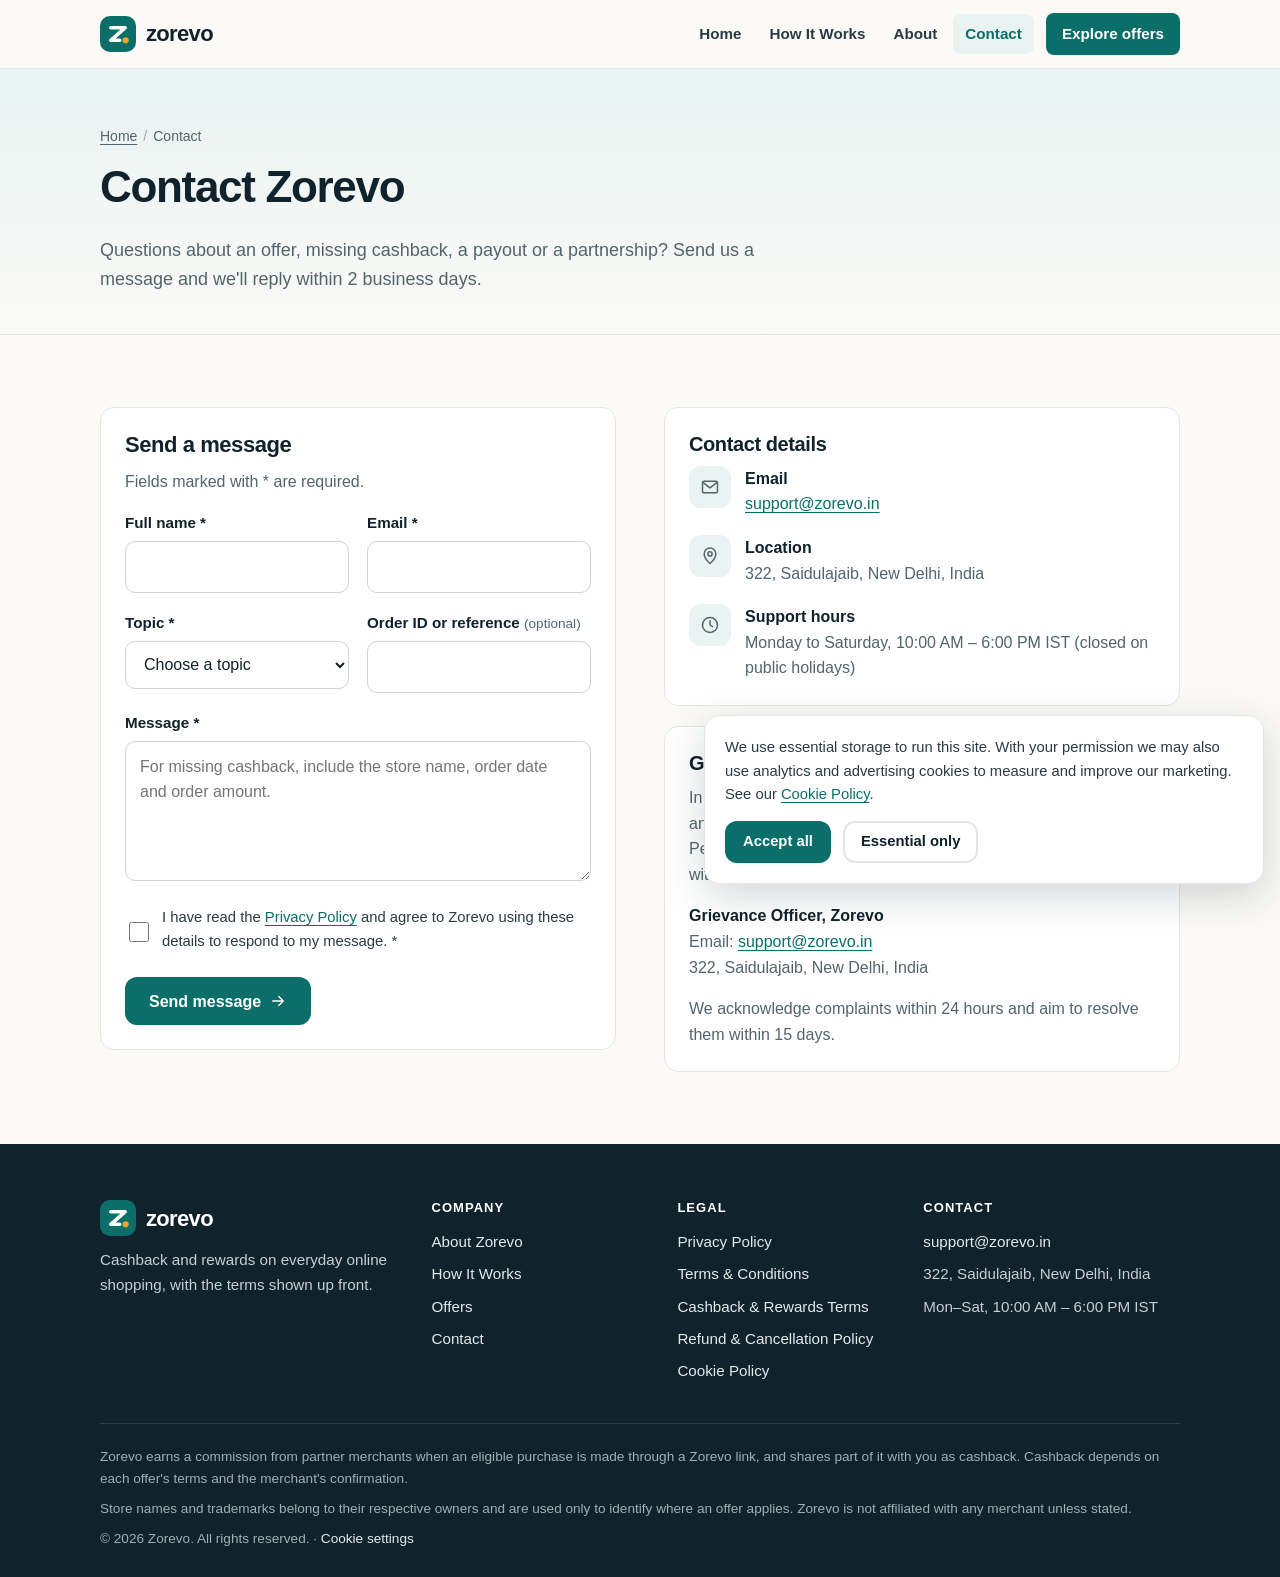
<file: contact.html>
<!doctype html>
<html lang="en-IN">
<head>
<meta charset="utf-8">
<meta name="viewport" content="width=device-width, initial-scale=1">
<title>Contact Zorevo — Support &amp; Grievance Redressal</title>
<meta name="description" content="Get in touch with Zorevo for help with missing cashback, payouts, partnerships or grievances. We reply to every message within 2 business days.">
<meta name="robots" content="index, follow">
<link rel="canonical" href="https://zorevo.in/contact.html">
<meta name="theme-color" content="#0b6e69">
<meta property="og:type" content="website">
<meta property="og:site_name" content="Zorevo">
<meta property="og:locale" content="en_IN">
<meta property="og:title" content="Contact Zorevo — Support &amp; Grievance Redressal">
<meta property="og:description" content="Get in touch with Zorevo for help with missing cashback, payouts, partnerships or grievances. We reply to every message within 2 business days.">
<meta property="og:url" content="https://zorevo.in/contact.html">
<meta property="og:image" content="https://zorevo.in/assets/img/og-image.png">
<meta property="og:image:width" content="1200">
<meta property="og:image:height" content="630">
<meta property="og:image:alt" content="Zorevo — cashback and rewards on online shopping in India">
<meta name="twitter:card" content="summary_large_image">
<meta name="twitter:title" content="Contact Zorevo — Support &amp; Grievance Redressal">
<meta name="twitter:description" content="Get in touch with Zorevo for help with missing cashback, payouts, partnerships or grievances. We reply to every message within 2 business days.">
<meta name="twitter:image" content="https://zorevo.in/assets/img/og-image.png">
<link rel="icon" href="favicon.ico" sizes="32x32">
<link rel="icon" href="assets/img/favicon.svg" type="image/svg+xml">
<link rel="apple-touch-icon" href="assets/img/apple-touch-icon.png">
<link rel="manifest" href="site.webmanifest">
<link rel="stylesheet" href="assets/css/style.css">

</head>
<body>
<a class="skip-link" href="#main">Skip to content</a>
<header class="site-header">
  <div class="container header-inner">
    <a class="brand" href="index.html" aria-label="Zorevo home"><svg viewBox="0 0 40 40" aria-hidden="true" focusable="false"><rect width="40" height="40" rx="11" fill="#0b6e69"/><path d="M12 13h16L12 27h10" fill="none" stroke="#fff" stroke-width="4" stroke-linecap="round" stroke-linejoin="round"/><circle cx="28.5" cy="27" r="3.4" fill="#f5a524"/></svg><span>zorevo</span></a>
    <button class="nav-toggle" type="button" aria-expanded="false" aria-controls="site-nav" aria-label="Open menu"><svg class="icon-open" viewBox="0 0 24 24" fill="none" stroke="currentColor" stroke-width="1.8" stroke-linecap="round" stroke-linejoin="round" aria-hidden="true" focusable="false"><path d="M4 7h16M4 12h16M4 17h16"/></svg><svg class="icon-close" viewBox="0 0 24 24" fill="none" stroke="currentColor" stroke-width="1.8" stroke-linecap="round" stroke-linejoin="round" aria-hidden="true" focusable="false"><path d="M6 6l12 12M18 6L6 18"/></svg></button>
    <nav id="site-nav" class="site-nav" aria-label="Main">
      <ul>
        <li><a href="index.html">Home</a></li><li><a href="how-it-works.html">How It Works</a></li><li><a href="about.html">About</a></li><li><a href="contact.html" aria-current="page">Contact</a></li>
        <li class="nav-cta"><a href="offers.html">Explore offers</a></li>
      </ul>
    </nav>
  </div>
</header>
<main id="main">
<section class="page-hero">
  <div class="container">
    <nav class="breadcrumb" aria-label="Breadcrumb"><ol><li><a href="index.html">Home</a></li><li aria-current="page">Contact</li></ol></nav>
    <h1>Contact Zorevo</h1>
    <p class="lead">Questions about an offer, missing cashback, a payout or a partnership? Send us a message and we'll reply within 2 business days.</p>
  </div>
</section>

<section class="section">
  <div class="container split top">
    <div class="card">
      <h2 style="font-size:1.375rem">Send a message</h2>
      <p>Fields marked with * are required.</p>
      <form id="contact-form" class="form" novalidate data-email="support@zorevo.in" data-endpoint="">
        <div class="form-row">
          <div class="field">
            <label for="cf-name">Full name *</label>
            <input id="cf-name" name="name" type="text" autocomplete="name" required aria-describedby="cf-name-error">
            <p id="cf-name-error" class="error" role="alert"></p>
          </div>
          <div class="field">
            <label for="cf-email">Email *</label>
            <input id="cf-email" name="email" type="email" autocomplete="email" inputmode="email" required aria-describedby="cf-email-error">
            <p id="cf-email-error" class="error" role="alert"></p>
          </div>
        </div>
        <div class="form-row">
          <div class="field">
            <label for="cf-topic">Topic *</label>
            <select id="cf-topic" name="topic" required aria-describedby="cf-topic-error">
              <option value="">Choose a topic</option>
              <option>Missing cashback</option>
              <option>Payout or withdrawal</option>
              <option>Question about an offer</option>
              <option>Account or data request</option>
              <option>Store partnership</option>
              <option>Grievance</option>
              <option>Other</option>
            </select>
            <p id="cf-topic-error" class="error" role="alert"></p>
          </div>
          <div class="field">
            <label for="cf-reference">Order ID or reference <span class="hint">(optional)</span></label>
            <input id="cf-reference" name="reference" type="text" autocomplete="off">
          </div>
        </div>
        <div class="field">
          <label for="cf-message">Message *</label>
          <textarea id="cf-message" name="message" required aria-describedby="cf-message-error" placeholder="For missing cashback, include the store name, order date and order amount."></textarea>
          <p id="cf-message-error" class="error" role="alert"></p>
        </div>
        <div class="visually-hidden" aria-hidden="true">
          <label for="cf-website">Leave this field empty</label>
          <input id="cf-website" name="website" type="text" tabindex="-1" autocomplete="off">
        </div>
        <div class="field">
          <label class="check" for="cf-consent"><input id="cf-consent" name="consent" type="checkbox" required aria-describedby="cf-consent-error"><span>I have read the <a href="privacy-policy.html">Privacy Policy</a> and agree to Zorevo using these details to respond to my message. *</span></label>
          <p id="cf-consent-error" class="error" role="alert"></p>
        </div>
        <div><button type="submit" class="btn btn-primary">Send message <svg viewBox="0 0 24 24" fill="none" stroke="currentColor" stroke-width="1.8" stroke-linecap="round" stroke-linejoin="round" aria-hidden="true" focusable="false"><path d="M5 12h14M13 6l6 6-6 6"/></svg></button></div>
        <div id="form-status" class="form-status" role="status" aria-live="polite"></div>
      </form>
    </div>

    <div class="grid" style="gap:20px">
      <div class="card">
        <h2 style="font-size:1.25rem">Contact details</h2>
        <ul class="info-list">
          <li><span class="icon-badge"><svg viewBox="0 0 24 24" fill="none" stroke="currentColor" stroke-width="1.8" stroke-linecap="round" stroke-linejoin="round" aria-hidden="true" focusable="false"><rect x="3" y="5" width="18" height="14" rx="2"/><path d="M3.5 6.5l8.5 6.5 8.5-6.5"/></svg></span><div><strong>Email</strong><a href="mailto:support@zorevo.in">support@zorevo.in</a></div></li>
          <li><span class="icon-badge"><svg viewBox="0 0 24 24" fill="none" stroke="currentColor" stroke-width="1.8" stroke-linecap="round" stroke-linejoin="round" aria-hidden="true" focusable="false"><path d="M12 21s-7-6.2-7-11.5a7 7 0 0 1 14 0C19 14.8 12 21 12 21z"/><circle cx="12" cy="9.5" r="2.5"/></svg></span><div><strong>Location</strong><span>322, Saidulajaib, New Delhi, India</span></div></li>
          <li><span class="icon-badge"><svg viewBox="0 0 24 24" fill="none" stroke="currentColor" stroke-width="1.8" stroke-linecap="round" stroke-linejoin="round" aria-hidden="true" focusable="false"><circle cx="12" cy="12" r="9"/><path d="M12 7v5l3 2"/></svg></span><div><strong>Support hours</strong><span>Monday to Saturday, 10:00 AM – 6:00 PM IST (closed on public holidays)</span></div></li>
        </ul>
      </div>
      <div class="card">
        <h2 style="font-size:1.25rem">Grievance redressal</h2>
        <p>In line with the Information Technology (Intermediary Guidelines and Digital Media Ethics Code) Rules, 2021 and the Digital Personal Data Protection Act, 2023, you can raise a complaint with our Grievance Officer.</p>
        <p><strong style="color:var(--ink)">Grievance Officer, Zorevo</strong><br>Email: <a href="mailto:support@zorevo.in?subject=Grievance">support@zorevo.in</a><br>322, Saidulajaib, New Delhi, India</p>
        <p>We acknowledge complaints within 24 hours and aim to resolve them within 15 days.</p>
      </div>
    </div>
  </div>
</section>

</main>
<footer class="site-footer">
  <div class="container">
    <div class="footer-grid">
      <div>
        <a class="brand" href="index.html" aria-label="Zorevo home"><svg viewBox="0 0 40 40" aria-hidden="true" focusable="false"><rect width="40" height="40" rx="11" fill="#0b6e69"/><path d="M12 13h16L12 27h10" fill="none" stroke="#fff" stroke-width="4" stroke-linecap="round" stroke-linejoin="round"/><circle cx="28.5" cy="27" r="3.4" fill="#f5a524"/></svg><span>zorevo</span></a>
        <p>Cashback and rewards on everyday online shopping, with the terms shown up front.</p>
      </div>
      <div>
        <h2>Company</h2>
        <ul>
          <li><a href="about.html">About Zorevo</a></li>
          <li><a href="how-it-works.html">How It Works</a></li>
          <li><a href="offers.html">Offers</a></li>
          <li><a href="contact.html">Contact</a></li>
        </ul>
      </div>
      <div>
        <h2>Legal</h2>
        <ul><li><a href="privacy-policy.html">Privacy Policy</a></li><li><a href="terms.html">Terms & Conditions</a></li><li><a href="cashback-terms.html">Cashback & Rewards Terms</a></li><li><a href="refund-policy.html">Refund & Cancellation Policy</a></li><li><a href="cookie-policy.html">Cookie Policy</a></li></ul>
      </div>
      <div>
        <h2>Contact</h2>
        <ul>
          <li><a href="mailto:support@zorevo.in">support@zorevo.in</a></li>
          <li>322, Saidulajaib, New Delhi, India</li>
          <li>Mon–Sat, 10:00 AM – 6:00 PM IST</li>
        </ul>
      </div>
    </div>
    <div class="footer-disclosure">
      <p>Zorevo earns a commission from partner merchants when an eligible purchase is made through a Zorevo link, and shares part of it with you as cashback. Cashback depends on each offer's terms and the merchant's confirmation.</p>
      <p>Store names and trademarks belong to their respective owners and are used only to identify where an offer applies. Zorevo is not affiliated with any merchant unless stated.</p>
      <p>&copy; <span data-year>2026</span> Zorevo. All rights reserved. · <a href="#" data-consent-reset>Cookie settings</a></p>
    </div>
  </div>
</footer>
<div id="cookie-banner" class="cookie-banner" role="region" aria-label="Cookie consent" hidden>
  <p>We use essential storage to run this site. With your permission we may also use analytics and advertising cookies to measure and improve our marketing. See our <a href="cookie-policy.html">Cookie Policy</a>.</p>
  <div class="btn-row">
    <button type="button" class="btn btn-primary" data-consent-accept>Accept all</button>
    <button type="button" class="btn btn-secondary" data-consent-reject>Essential only</button>
  </div>
</div>
<script src="assets/js/main.js" defer></script>
</body>
</html>
</file>
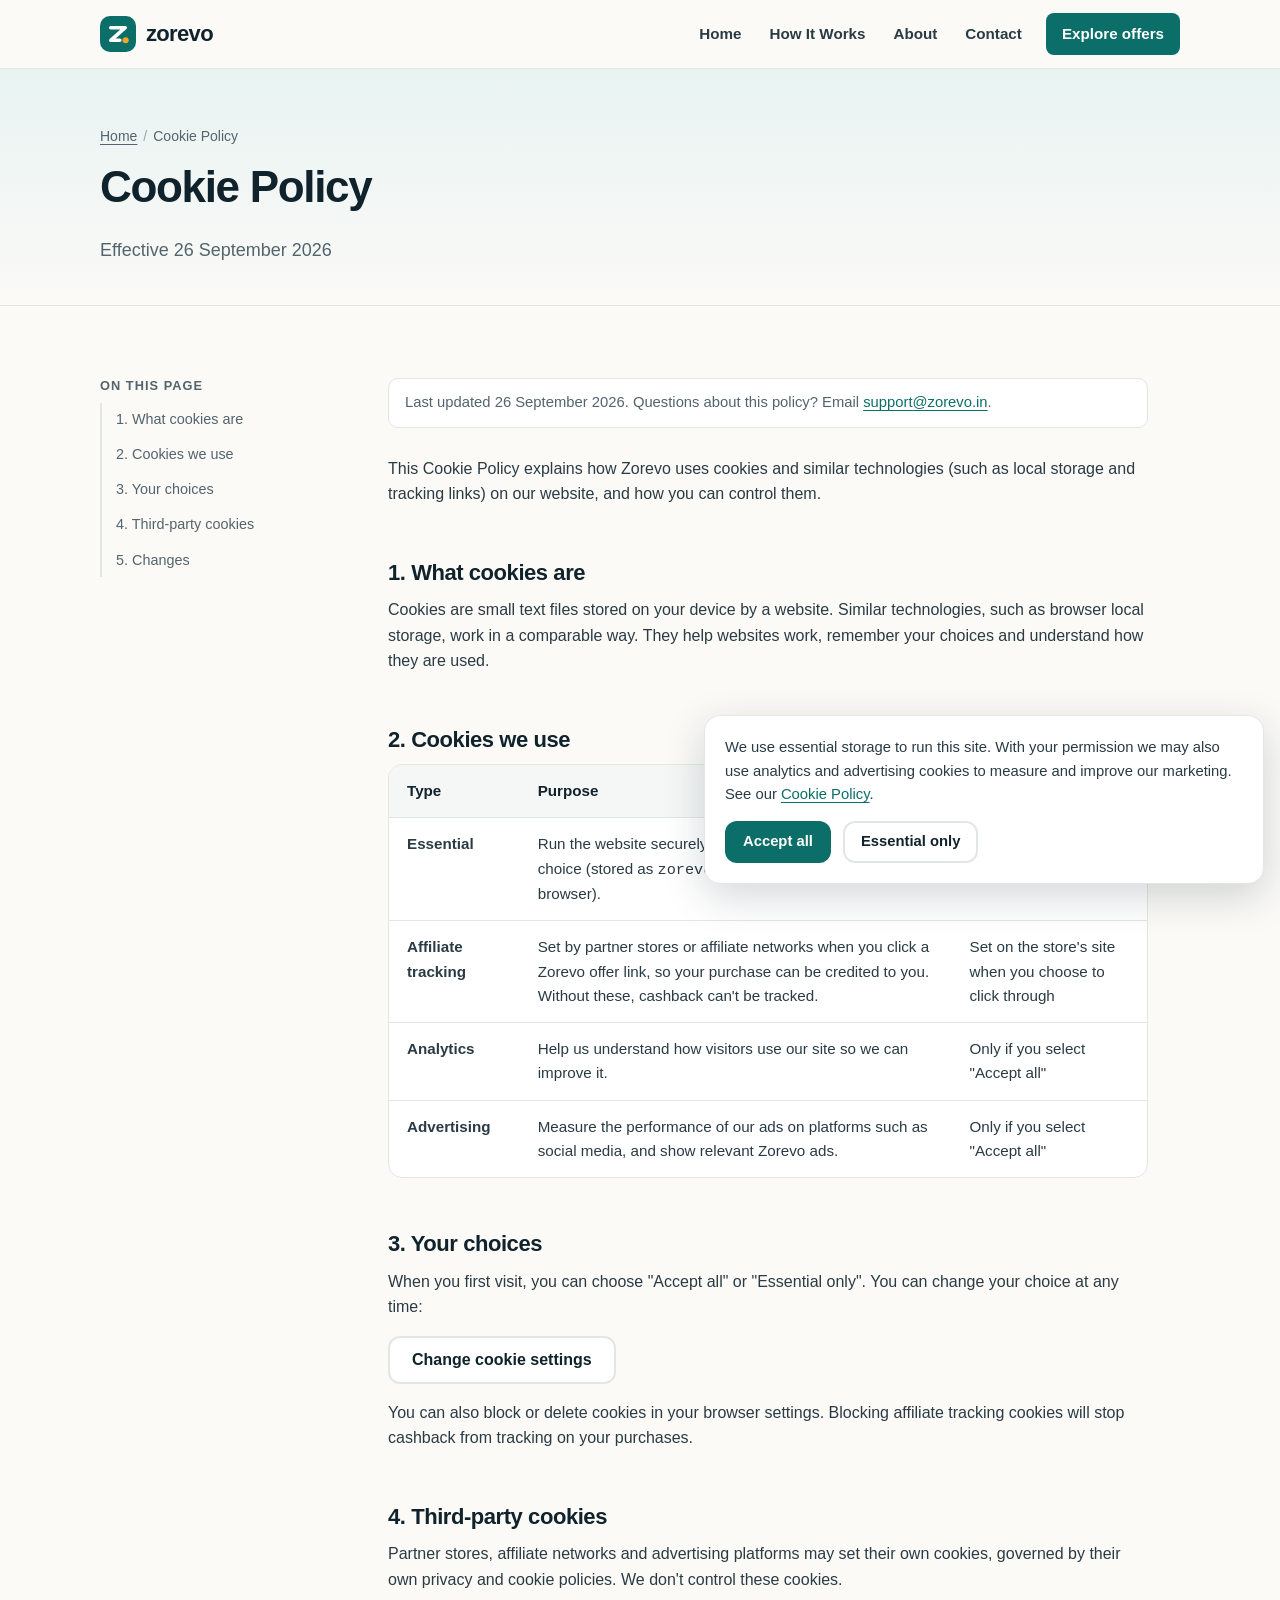
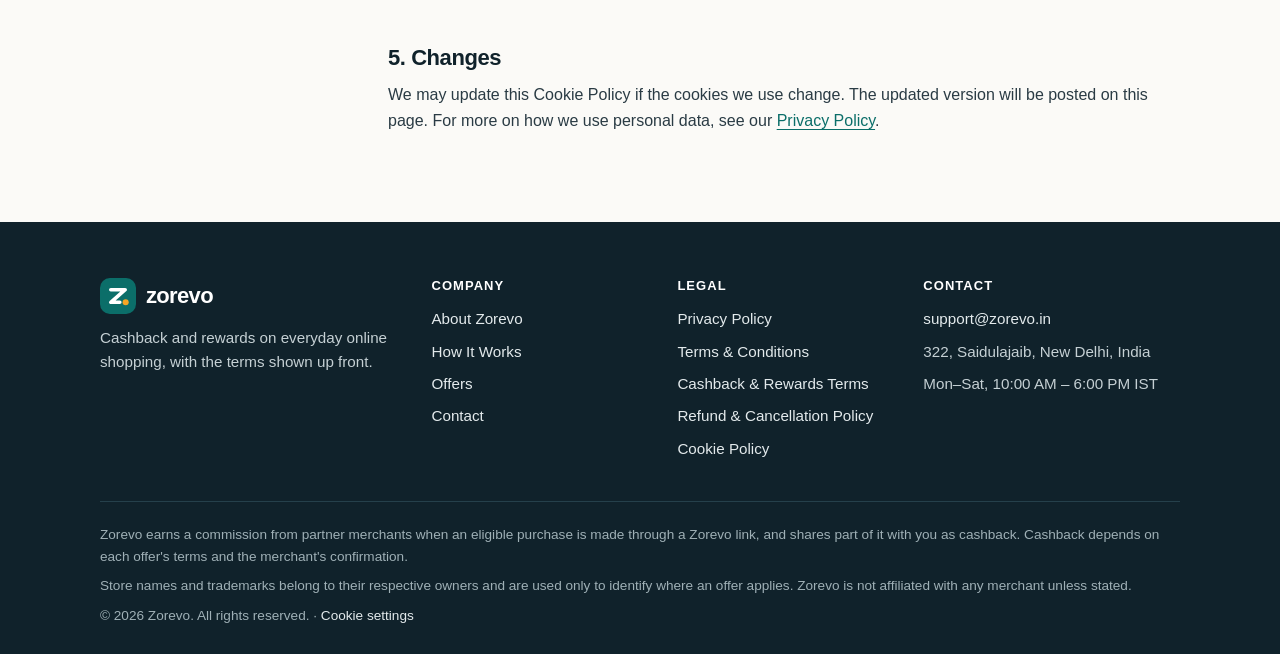
<file: cookie-policy.html>
<!doctype html>
<html lang="en-IN">
<head>
<meta charset="utf-8">
<meta name="viewport" content="width=device-width, initial-scale=1">
<title>Cookie Policy — Zorevo</title>
<meta name="description" content="Which cookies and similar technologies Zorevo uses, why, and how you can control them.">
<meta name="robots" content="index, follow">
<link rel="canonical" href="https://zorevo.in/cookie-policy.html">
<meta name="theme-color" content="#0b6e69">
<meta property="og:type" content="website">
<meta property="og:site_name" content="Zorevo">
<meta property="og:locale" content="en_IN">
<meta property="og:title" content="Cookie Policy — Zorevo">
<meta property="og:description" content="Which cookies and similar technologies Zorevo uses, why, and how you can control them.">
<meta property="og:url" content="https://zorevo.in/cookie-policy.html">
<meta property="og:image" content="https://zorevo.in/assets/img/og-image.png">
<meta property="og:image:width" content="1200">
<meta property="og:image:height" content="630">
<meta property="og:image:alt" content="Zorevo — cashback and rewards on online shopping in India">
<meta name="twitter:card" content="summary_large_image">
<meta name="twitter:title" content="Cookie Policy — Zorevo">
<meta name="twitter:description" content="Which cookies and similar technologies Zorevo uses, why, and how you can control them.">
<meta name="twitter:image" content="https://zorevo.in/assets/img/og-image.png">
<link rel="icon" href="favicon.ico" sizes="32x32">
<link rel="icon" href="assets/img/favicon.svg" type="image/svg+xml">
<link rel="apple-touch-icon" href="assets/img/apple-touch-icon.png">
<link rel="manifest" href="site.webmanifest">
<link rel="stylesheet" href="assets/css/style.css">

</head>
<body>
<a class="skip-link" href="#main">Skip to content</a>
<header class="site-header">
  <div class="container header-inner">
    <a class="brand" href="index.html" aria-label="Zorevo home"><svg viewBox="0 0 40 40" aria-hidden="true" focusable="false"><rect width="40" height="40" rx="11" fill="#0b6e69"/><path d="M12 13h16L12 27h10" fill="none" stroke="#fff" stroke-width="4" stroke-linecap="round" stroke-linejoin="round"/><circle cx="28.5" cy="27" r="3.4" fill="#f5a524"/></svg><span>zorevo</span></a>
    <button class="nav-toggle" type="button" aria-expanded="false" aria-controls="site-nav" aria-label="Open menu"><svg class="icon-open" viewBox="0 0 24 24" fill="none" stroke="currentColor" stroke-width="1.8" stroke-linecap="round" stroke-linejoin="round" aria-hidden="true" focusable="false"><path d="M4 7h16M4 12h16M4 17h16"/></svg><svg class="icon-close" viewBox="0 0 24 24" fill="none" stroke="currentColor" stroke-width="1.8" stroke-linecap="round" stroke-linejoin="round" aria-hidden="true" focusable="false"><path d="M6 6l12 12M18 6L6 18"/></svg></button>
    <nav id="site-nav" class="site-nav" aria-label="Main">
      <ul>
        <li><a href="index.html">Home</a></li><li><a href="how-it-works.html">How It Works</a></li><li><a href="about.html">About</a></li><li><a href="contact.html">Contact</a></li>
        <li class="nav-cta"><a href="offers.html">Explore offers</a></li>
      </ul>
    </nav>
  </div>
</header>
<main id="main">
<section class="page-hero">
  <div class="container">
    <nav class="breadcrumb" aria-label="Breadcrumb"><ol><li><a href="index.html">Home</a></li><li aria-current="page">Cookie Policy</li></ol></nav>
    <h1>Cookie Policy</h1>
    <p class="lead">Effective 26 September 2026</p>
  </div>
</section>
<section class="section">
  <div class="container legal-layout">
    <aside class="toc" aria-label="On this page"><h2>On this page</h2><ol><li><a href="#what">1. What cookies are</a></li><li><a href="#types">2. Cookies we use</a></li><li><a href="#choices">3. Your choices</a></li><li><a href="#third">4. Third-party cookies</a></li><li><a href="#changes">5. Changes</a></li></ol></aside>
    <article class="prose">
      <p class="meta">Last updated 26 September 2026. Questions about this policy? Email <a href="mailto:support@zorevo.in">support@zorevo.in</a>.</p>
      <p>This Cookie Policy explains how Zorevo uses cookies and similar technologies (such as local storage and tracking links) on our website, and how you can control them.</p>

<h2 id="what">1. What cookies are</h2>
<p>Cookies are small text files stored on your device by a website. Similar technologies, such as browser local storage, work in a comparable way. They help websites work, remember your choices and understand how they are used.</p>

<h2 id="types">2. Cookies we use</h2>
<div class="table-wrap">
  <table>
    <caption class="visually-hidden">Types of cookies used by Zorevo</caption>
    <thead><tr><th scope="col">Type</th><th scope="col">Purpose</th><th scope="col">Consent</th></tr></thead>
    <tbody>
      <tr><td><strong>Essential</strong></td><td>Run the website securely and remember your cookie choice (stored as <code>zorevo_cookie_consent</code> in your browser).</td><td>Always on</td></tr>
      <tr><td><strong>Affiliate tracking</strong></td><td>Set by partner stores or affiliate networks when you click a Zorevo offer link, so your purchase can be credited to you. Without these, cashback can't be tracked.</td><td>Set on the store's site when you choose to click through</td></tr>
      <tr><td><strong>Analytics</strong></td><td>Help us understand how visitors use our site so we can improve it.</td><td>Only if you select "Accept all"</td></tr>
      <tr><td><strong>Advertising</strong></td><td>Measure the performance of our ads on platforms such as social media, and show relevant Zorevo ads.</td><td>Only if you select "Accept all"</td></tr>
    </tbody>
  </table>
</div>

<h2 id="choices">3. Your choices</h2>
<p>When you first visit, you can choose "Accept all" or "Essential only". You can change your choice at any time:</p>
<p><button type="button" class="btn btn-secondary" data-consent-reset>Change cookie settings</button></p>
<p>You can also block or delete cookies in your browser settings. Blocking affiliate tracking cookies will stop cashback from tracking on your purchases.</p>

<h2 id="third">4. Third-party cookies</h2>
<p>Partner stores, affiliate networks and advertising platforms may set their own cookies, governed by their own privacy and cookie policies. We don't control these cookies.</p>

<h2 id="changes">5. Changes</h2>
<p>We may update this Cookie Policy if the cookies we use change. The updated version will be posted on this page. For more on how we use personal data, see our <a href="privacy-policy.html">Privacy Policy</a>.</p>

    </article>
  </div>
</section>
</main>
<footer class="site-footer">
  <div class="container">
    <div class="footer-grid">
      <div>
        <a class="brand" href="index.html" aria-label="Zorevo home"><svg viewBox="0 0 40 40" aria-hidden="true" focusable="false"><rect width="40" height="40" rx="11" fill="#0b6e69"/><path d="M12 13h16L12 27h10" fill="none" stroke="#fff" stroke-width="4" stroke-linecap="round" stroke-linejoin="round"/><circle cx="28.5" cy="27" r="3.4" fill="#f5a524"/></svg><span>zorevo</span></a>
        <p>Cashback and rewards on everyday online shopping, with the terms shown up front.</p>
      </div>
      <div>
        <h2>Company</h2>
        <ul>
          <li><a href="about.html">About Zorevo</a></li>
          <li><a href="how-it-works.html">How It Works</a></li>
          <li><a href="offers.html">Offers</a></li>
          <li><a href="contact.html">Contact</a></li>
        </ul>
      </div>
      <div>
        <h2>Legal</h2>
        <ul><li><a href="privacy-policy.html">Privacy Policy</a></li><li><a href="terms.html">Terms & Conditions</a></li><li><a href="cashback-terms.html">Cashback & Rewards Terms</a></li><li><a href="refund-policy.html">Refund & Cancellation Policy</a></li><li><a href="cookie-policy.html">Cookie Policy</a></li></ul>
      </div>
      <div>
        <h2>Contact</h2>
        <ul>
          <li><a href="mailto:support@zorevo.in">support@zorevo.in</a></li>
          <li>322, Saidulajaib, New Delhi, India</li>
          <li>Mon–Sat, 10:00 AM – 6:00 PM IST</li>
        </ul>
      </div>
    </div>
    <div class="footer-disclosure">
      <p>Zorevo earns a commission from partner merchants when an eligible purchase is made through a Zorevo link, and shares part of it with you as cashback. Cashback depends on each offer's terms and the merchant's confirmation.</p>
      <p>Store names and trademarks belong to their respective owners and are used only to identify where an offer applies. Zorevo is not affiliated with any merchant unless stated.</p>
      <p>&copy; <span data-year>2026</span> Zorevo. All rights reserved. · <a href="#" data-consent-reset>Cookie settings</a></p>
    </div>
  </div>
</footer>
<div id="cookie-banner" class="cookie-banner" role="region" aria-label="Cookie consent" hidden>
  <p>We use essential storage to run this site. With your permission we may also use analytics and advertising cookies to measure and improve our marketing. See our <a href="cookie-policy.html">Cookie Policy</a>.</p>
  <div class="btn-row">
    <button type="button" class="btn btn-primary" data-consent-accept>Accept all</button>
    <button type="button" class="btn btn-secondary" data-consent-reject>Essential only</button>
  </div>
</div>
<script src="assets/js/main.js" defer></script>
</body>
</html>
</file>
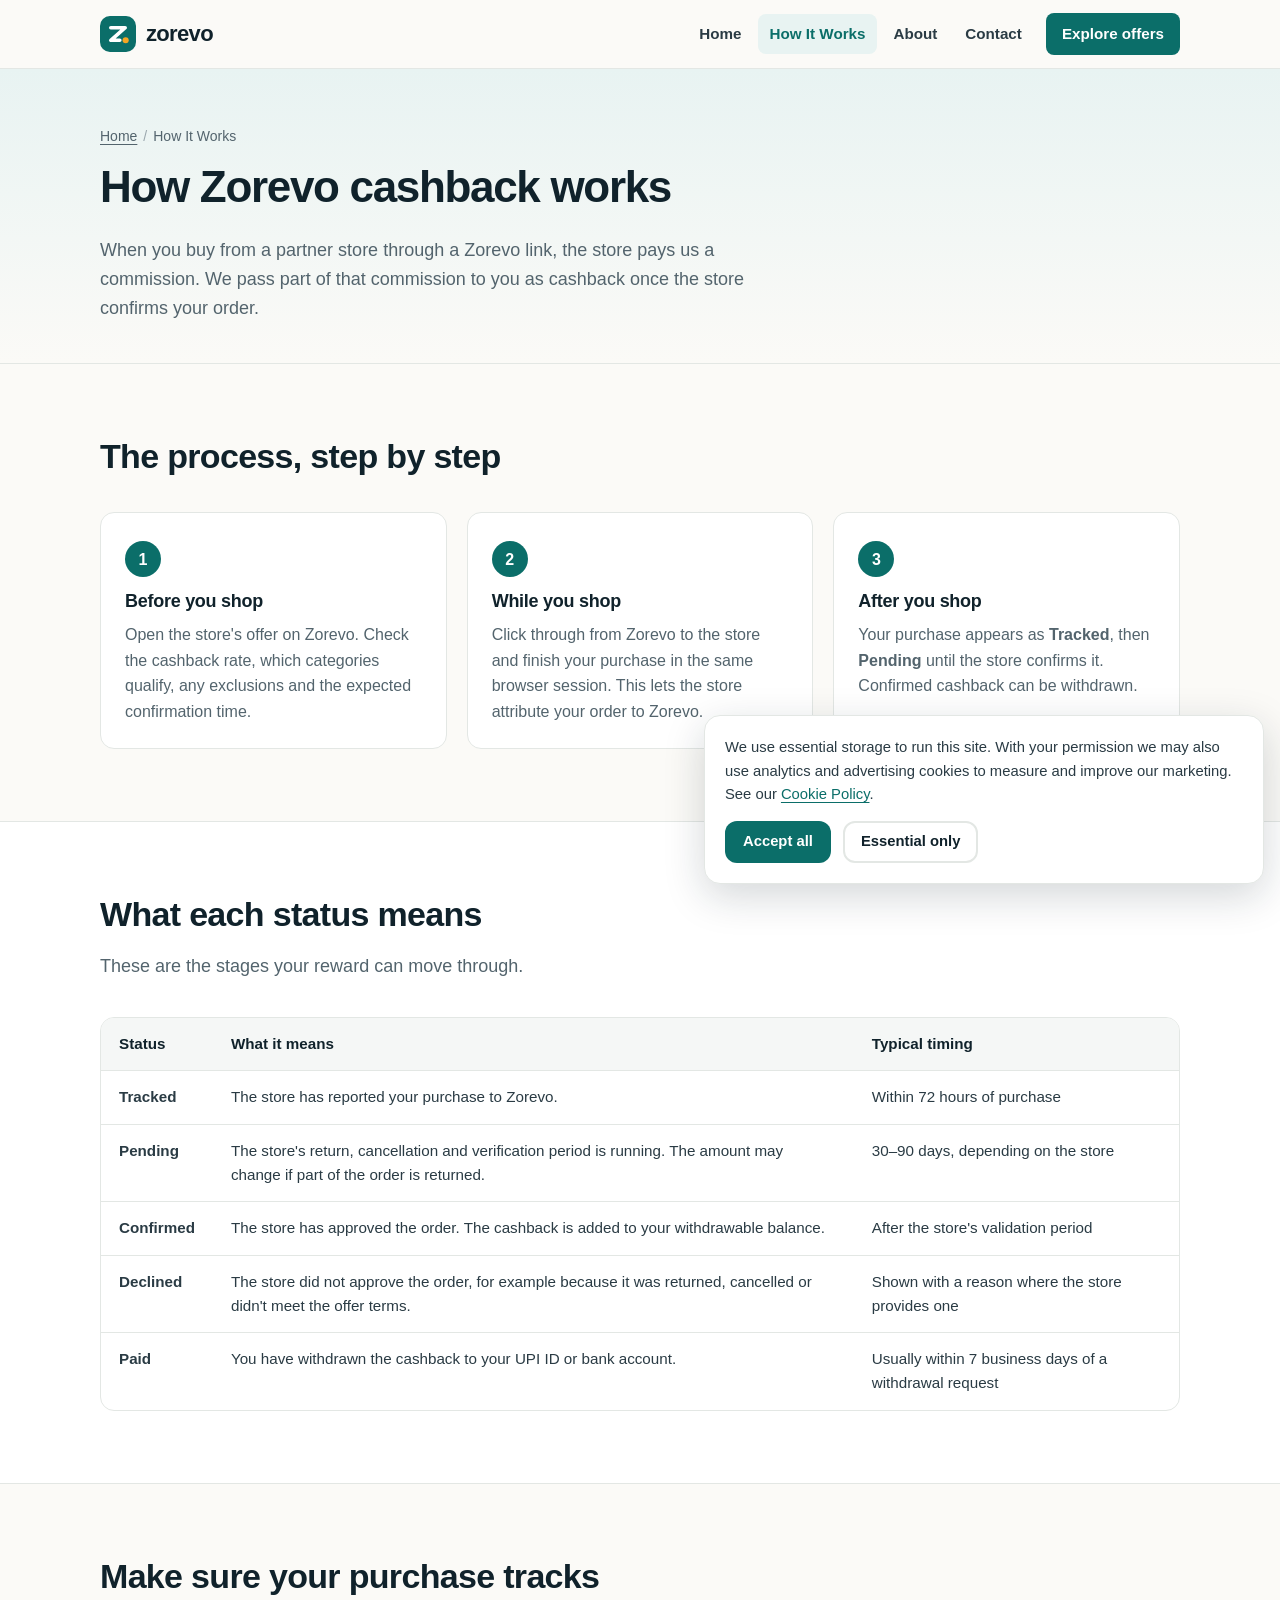
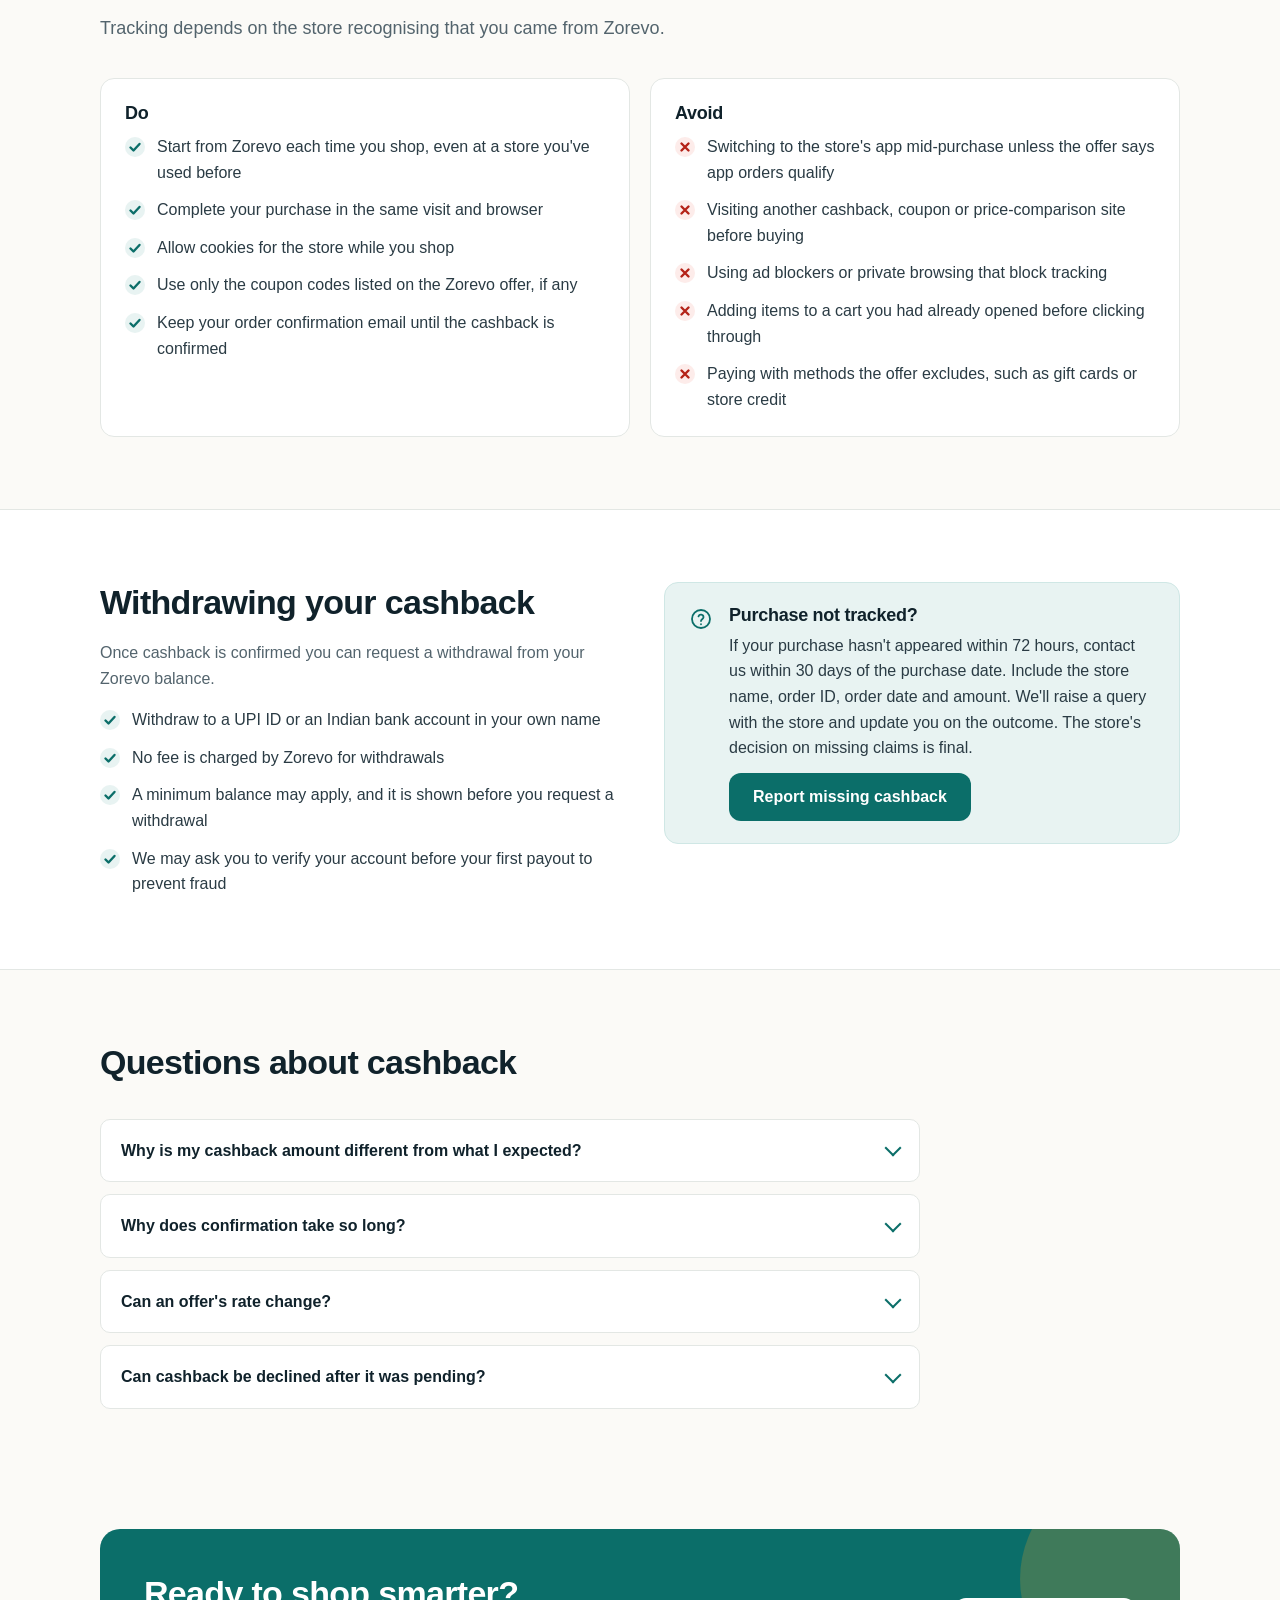
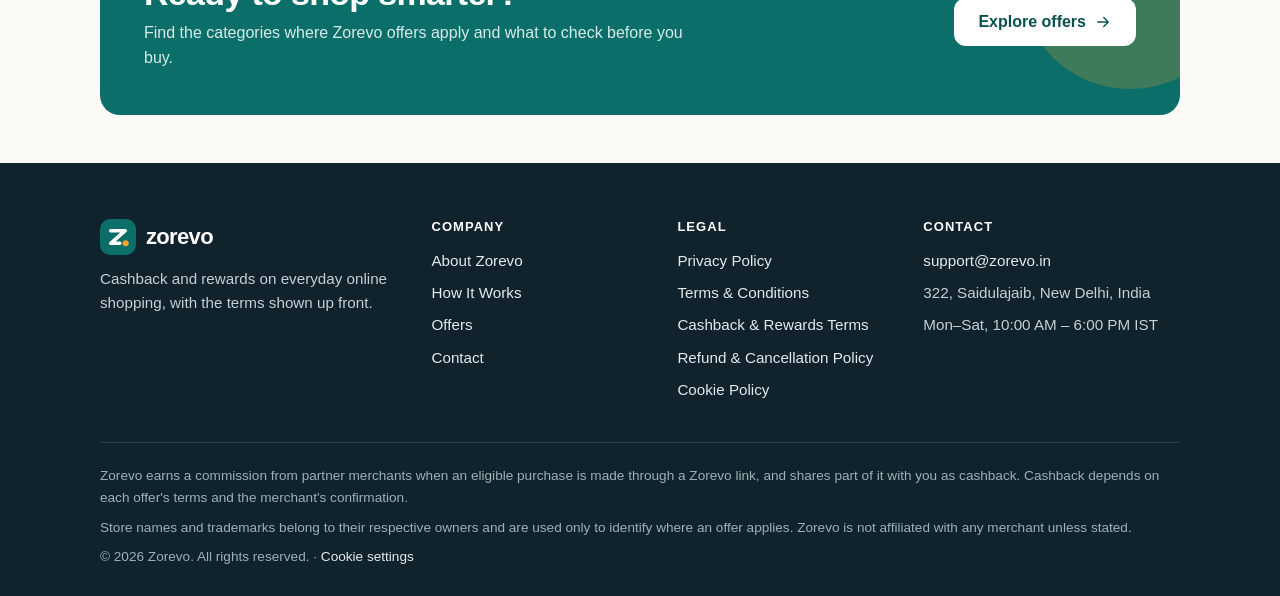
<file: how-it-works.html>
<!doctype html>
<html lang="en-IN">
<head>
<meta charset="utf-8">
<meta name="viewport" content="width=device-width, initial-scale=1">
<title>How Zorevo Cashback Works — Tracking, Confirmation &amp; Payouts</title>
<meta name="description" content="A clear, step-by-step guide to how Zorevo cashback is tracked, confirmed and paid out, and what can affect your eligibility.">
<meta name="robots" content="index, follow">
<link rel="canonical" href="https://zorevo.in/how-it-works.html">
<meta name="theme-color" content="#0b6e69">
<meta property="og:type" content="website">
<meta property="og:site_name" content="Zorevo">
<meta property="og:locale" content="en_IN">
<meta property="og:title" content="How Zorevo Cashback Works — Tracking, Confirmation &amp; Payouts">
<meta property="og:description" content="A clear, step-by-step guide to how Zorevo cashback is tracked, confirmed and paid out, and what can affect your eligibility.">
<meta property="og:url" content="https://zorevo.in/how-it-works.html">
<meta property="og:image" content="https://zorevo.in/assets/img/og-image.png">
<meta property="og:image:width" content="1200">
<meta property="og:image:height" content="630">
<meta property="og:image:alt" content="Zorevo — cashback and rewards on online shopping in India">
<meta name="twitter:card" content="summary_large_image">
<meta name="twitter:title" content="How Zorevo Cashback Works — Tracking, Confirmation &amp; Payouts">
<meta name="twitter:description" content="A clear, step-by-step guide to how Zorevo cashback is tracked, confirmed and paid out, and what can affect your eligibility.">
<meta name="twitter:image" content="https://zorevo.in/assets/img/og-image.png">
<link rel="icon" href="favicon.ico" sizes="32x32">
<link rel="icon" href="assets/img/favicon.svg" type="image/svg+xml">
<link rel="apple-touch-icon" href="assets/img/apple-touch-icon.png">
<link rel="manifest" href="site.webmanifest">
<link rel="stylesheet" href="assets/css/style.css">

</head>
<body>
<a class="skip-link" href="#main">Skip to content</a>
<header class="site-header">
  <div class="container header-inner">
    <a class="brand" href="index.html" aria-label="Zorevo home"><svg viewBox="0 0 40 40" aria-hidden="true" focusable="false"><rect width="40" height="40" rx="11" fill="#0b6e69"/><path d="M12 13h16L12 27h10" fill="none" stroke="#fff" stroke-width="4" stroke-linecap="round" stroke-linejoin="round"/><circle cx="28.5" cy="27" r="3.4" fill="#f5a524"/></svg><span>zorevo</span></a>
    <button class="nav-toggle" type="button" aria-expanded="false" aria-controls="site-nav" aria-label="Open menu"><svg class="icon-open" viewBox="0 0 24 24" fill="none" stroke="currentColor" stroke-width="1.8" stroke-linecap="round" stroke-linejoin="round" aria-hidden="true" focusable="false"><path d="M4 7h16M4 12h16M4 17h16"/></svg><svg class="icon-close" viewBox="0 0 24 24" fill="none" stroke="currentColor" stroke-width="1.8" stroke-linecap="round" stroke-linejoin="round" aria-hidden="true" focusable="false"><path d="M6 6l12 12M18 6L6 18"/></svg></button>
    <nav id="site-nav" class="site-nav" aria-label="Main">
      <ul>
        <li><a href="index.html">Home</a></li><li><a href="how-it-works.html" aria-current="page">How It Works</a></li><li><a href="about.html">About</a></li><li><a href="contact.html">Contact</a></li>
        <li class="nav-cta"><a href="offers.html">Explore offers</a></li>
      </ul>
    </nav>
  </div>
</header>
<main id="main">
<section class="page-hero">
  <div class="container">
    <nav class="breadcrumb" aria-label="Breadcrumb"><ol><li><a href="index.html">Home</a></li><li aria-current="page">How It Works</li></ol></nav>
    <h1>How Zorevo cashback works</h1>
    <p class="lead">When you buy from a partner store through a Zorevo link, the store pays us a commission. We pass part of that commission to you as cashback once the store confirms your order.</p>
  </div>
</section>

<section class="section" aria-labelledby="flow-title">
  <div class="container">
    <div class="section-head">
      <h2 id="flow-title">The process, step by step</h2>
    </div>
    <ol class="steps">
      <li><h3>Before you shop</h3><p>Open the store's offer on Zorevo. Check the cashback rate, which categories qualify, any exclusions and the expected confirmation time.</p></li>
      <li><h3>While you shop</h3><p>Click through from Zorevo to the store and finish your purchase in the same browser session. This lets the store attribute your order to Zorevo.</p></li>
      <li><h3>After you shop</h3><p>Your purchase appears as <strong>Tracked</strong>, then <strong>Pending</strong> until the store confirms it. Confirmed cashback can be withdrawn.</p></li>
    </ol>
  </div>
</section>

<section class="section section-alt" aria-labelledby="status-title">
  <div class="container">
    <div class="section-head">
      <h2 id="status-title">What each status means</h2>
      <p class="lead">These are the stages your reward can move through.</p>
    </div>
    <div class="table-wrap">
      <table>
        <caption class="visually-hidden">Cashback statuses and their meaning</caption>
        <thead><tr><th scope="col">Status</th><th scope="col">What it means</th><th scope="col">Typical timing</th></tr></thead>
        <tbody>
          <tr><td><strong>Tracked</strong></td><td>The store has reported your purchase to Zorevo.</td><td>Within 72 hours of purchase</td></tr>
          <tr><td><strong>Pending</strong></td><td>The store's return, cancellation and verification period is running. The amount may change if part of the order is returned.</td><td>30–90 days, depending on the store</td></tr>
          <tr><td><strong>Confirmed</strong></td><td>The store has approved the order. The cashback is added to your withdrawable balance.</td><td>After the store's validation period</td></tr>
          <tr><td><strong>Declined</strong></td><td>The store did not approve the order, for example because it was returned, cancelled or didn't meet the offer terms.</td><td>Shown with a reason where the store provides one</td></tr>
          <tr><td><strong>Paid</strong></td><td>You have withdrawn the cashback to your UPI ID or bank account.</td><td>Usually within 7 business days of a withdrawal request</td></tr>
        </tbody>
      </table>
    </div>
  </div>
</section>

<section class="section" aria-labelledby="tips-title">
  <div class="container">
    <div class="section-head">
      <h2 id="tips-title">Make sure your purchase tracks</h2>
      <p class="lead">Tracking depends on the store recognising that you came from Zorevo.</p>
    </div>
    <div class="grid grid-2">
      <div class="card">
        <h3>Do</h3>
        <ul class="checklist">
          <li>Start from Zorevo each time you shop, even at a store you've used before</li>
          <li>Complete your purchase in the same visit and browser</li>
          <li>Allow cookies for the store while you shop</li>
          <li>Use only the coupon codes listed on the Zorevo offer, if any</li>
          <li>Keep your order confirmation email until the cashback is confirmed</li>
        </ul>
      </div>
      <div class="card">
        <h3>Avoid</h3>
        <ul class="checklist cross">
          <li>Switching to the store's app mid-purchase unless the offer says app orders qualify</li>
          <li>Visiting another cashback, coupon or price-comparison site before buying</li>
          <li>Using ad blockers or private browsing that block tracking</li>
          <li>Adding items to a cart you had already opened before clicking through</li>
          <li>Paying with methods the offer excludes, such as gift cards or store credit</li>
        </ul>
      </div>
    </div>
  </div>
</section>

<section class="section section-alt" aria-labelledby="withdraw-title">
  <div class="container split top">
    <div>
      <h2 id="withdraw-title">Withdrawing your cashback</h2>
      <p class="muted">Once cashback is confirmed you can request a withdrawal from your Zorevo balance.</p>
      <ul class="checklist">
        <li>Withdraw to a UPI ID or an Indian bank account in your own name</li>
        <li>No fee is charged by Zorevo for withdrawals</li>
        <li>A minimum balance may apply, and it is shown before you request a withdrawal</li>
        <li>We may ask you to verify your account before your first payout to prevent fraud</li>
      </ul>
    </div>
    <div class="callout teal">
      <svg viewBox="0 0 24 24" fill="none" stroke="currentColor" stroke-width="1.8" stroke-linecap="round" stroke-linejoin="round" aria-hidden="true" focusable="false"><circle cx="12" cy="12" r="9"/><path d="M9.5 9.3a2.6 2.6 0 0 1 5 .9c0 1.8-2.5 2.3-2.5 3.8M12 17.2v.1"/></svg>
      <div>
        <h3>Purchase not tracked?</h3>
        <p>If your purchase hasn't appeared within 72 hours, contact us within 30 days of the purchase date. Include the store name, order ID, order date and amount. We'll raise a query with the store and update you on the outcome. The store's decision on missing claims is final.</p>
        <p style="margin-top:12px"><a class="btn btn-primary" href="contact.html">Report missing cashback</a></p>
      </div>
    </div>
  </div>
</section>

<section class="section" aria-labelledby="hfaq-title">
  <div class="container">
    <div class="section-head">
      <h2 id="hfaq-title">Questions about cashback</h2>
    </div>
    <div class="faq">
      <details><summary>Why is my cashback amount different from what I expected?</summary><div><p>Cashback is calculated on the amount the store reports, which usually excludes taxes, shipping, gift wrapping, discounts and fees. If part of your order is returned, the cashback is reduced accordingly.</p></div></details>
      <details><summary>Why does confirmation take so long?</summary><div><p>Stores confirm orders only after their return and cancellation window has ended and they have verified the sale. Zorevo can confirm your cashback only after the store does.</p></div></details>
      <details><summary>Can an offer's rate change?</summary><div><p>Yes. Stores can change or end offers at any time. The rate that applies is the one shown on the offer at the time of your purchase, as confirmed by the store.</p></div></details>
      <details><summary>Can cashback be declined after it was pending?</summary><div><p>Yes, if the order is returned or cancelled, or the store finds it didn't meet the offer terms. See our <a href="cashback-terms.html">Cashback &amp; Rewards Terms</a> for details.</p></div></details>
    </div>
  </div>
</section>

<section class="section section-tight">
  <div class="container">
    <div class="cta-band">
      <div>
        <h2>Ready to shop smarter?</h2>
        <p>Find the categories where Zorevo offers apply and what to check before you buy.</p>
      </div>
      <a class="btn btn-light" href="offers.html">Explore offers <svg viewBox="0 0 24 24" fill="none" stroke="currentColor" stroke-width="1.8" stroke-linecap="round" stroke-linejoin="round" aria-hidden="true" focusable="false"><path d="M5 12h14M13 6l6 6-6 6"/></svg></a>
    </div>
  </div>
</section>

</main>
<footer class="site-footer">
  <div class="container">
    <div class="footer-grid">
      <div>
        <a class="brand" href="index.html" aria-label="Zorevo home"><svg viewBox="0 0 40 40" aria-hidden="true" focusable="false"><rect width="40" height="40" rx="11" fill="#0b6e69"/><path d="M12 13h16L12 27h10" fill="none" stroke="#fff" stroke-width="4" stroke-linecap="round" stroke-linejoin="round"/><circle cx="28.5" cy="27" r="3.4" fill="#f5a524"/></svg><span>zorevo</span></a>
        <p>Cashback and rewards on everyday online shopping, with the terms shown up front.</p>
      </div>
      <div>
        <h2>Company</h2>
        <ul>
          <li><a href="about.html">About Zorevo</a></li>
          <li><a href="how-it-works.html">How It Works</a></li>
          <li><a href="offers.html">Offers</a></li>
          <li><a href="contact.html">Contact</a></li>
        </ul>
      </div>
      <div>
        <h2>Legal</h2>
        <ul><li><a href="privacy-policy.html">Privacy Policy</a></li><li><a href="terms.html">Terms & Conditions</a></li><li><a href="cashback-terms.html">Cashback & Rewards Terms</a></li><li><a href="refund-policy.html">Refund & Cancellation Policy</a></li><li><a href="cookie-policy.html">Cookie Policy</a></li></ul>
      </div>
      <div>
        <h2>Contact</h2>
        <ul>
          <li><a href="mailto:support@zorevo.in">support@zorevo.in</a></li>
          <li>322, Saidulajaib, New Delhi, India</li>
          <li>Mon–Sat, 10:00 AM – 6:00 PM IST</li>
        </ul>
      </div>
    </div>
    <div class="footer-disclosure">
      <p>Zorevo earns a commission from partner merchants when an eligible purchase is made through a Zorevo link, and shares part of it with you as cashback. Cashback depends on each offer's terms and the merchant's confirmation.</p>
      <p>Store names and trademarks belong to their respective owners and are used only to identify where an offer applies. Zorevo is not affiliated with any merchant unless stated.</p>
      <p>&copy; <span data-year>2026</span> Zorevo. All rights reserved. · <a href="#" data-consent-reset>Cookie settings</a></p>
    </div>
  </div>
</footer>
<div id="cookie-banner" class="cookie-banner" role="region" aria-label="Cookie consent" hidden>
  <p>We use essential storage to run this site. With your permission we may also use analytics and advertising cookies to measure and improve our marketing. See our <a href="cookie-policy.html">Cookie Policy</a>.</p>
  <div class="btn-row">
    <button type="button" class="btn btn-primary" data-consent-accept>Accept all</button>
    <button type="button" class="btn btn-secondary" data-consent-reject>Essential only</button>
  </div>
</div>
<script src="assets/js/main.js" defer></script>
</body>
</html>
</file>
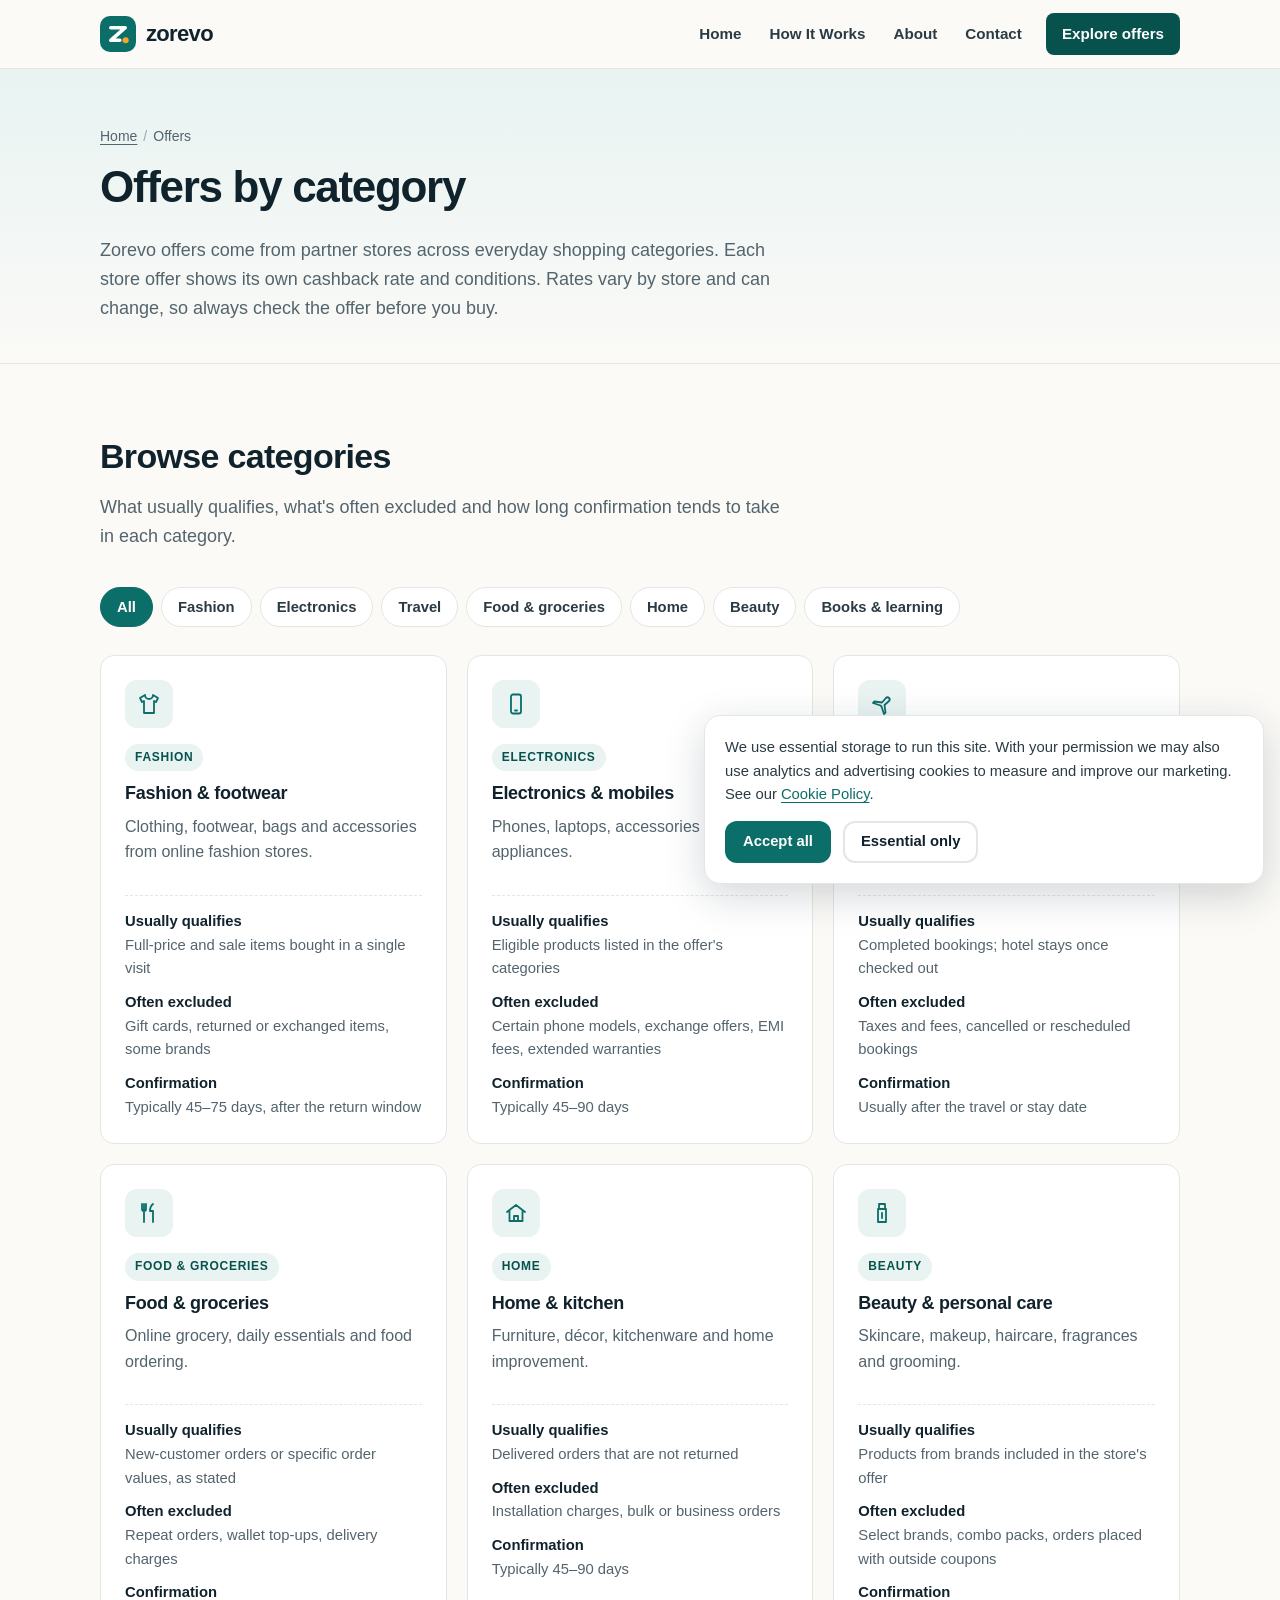
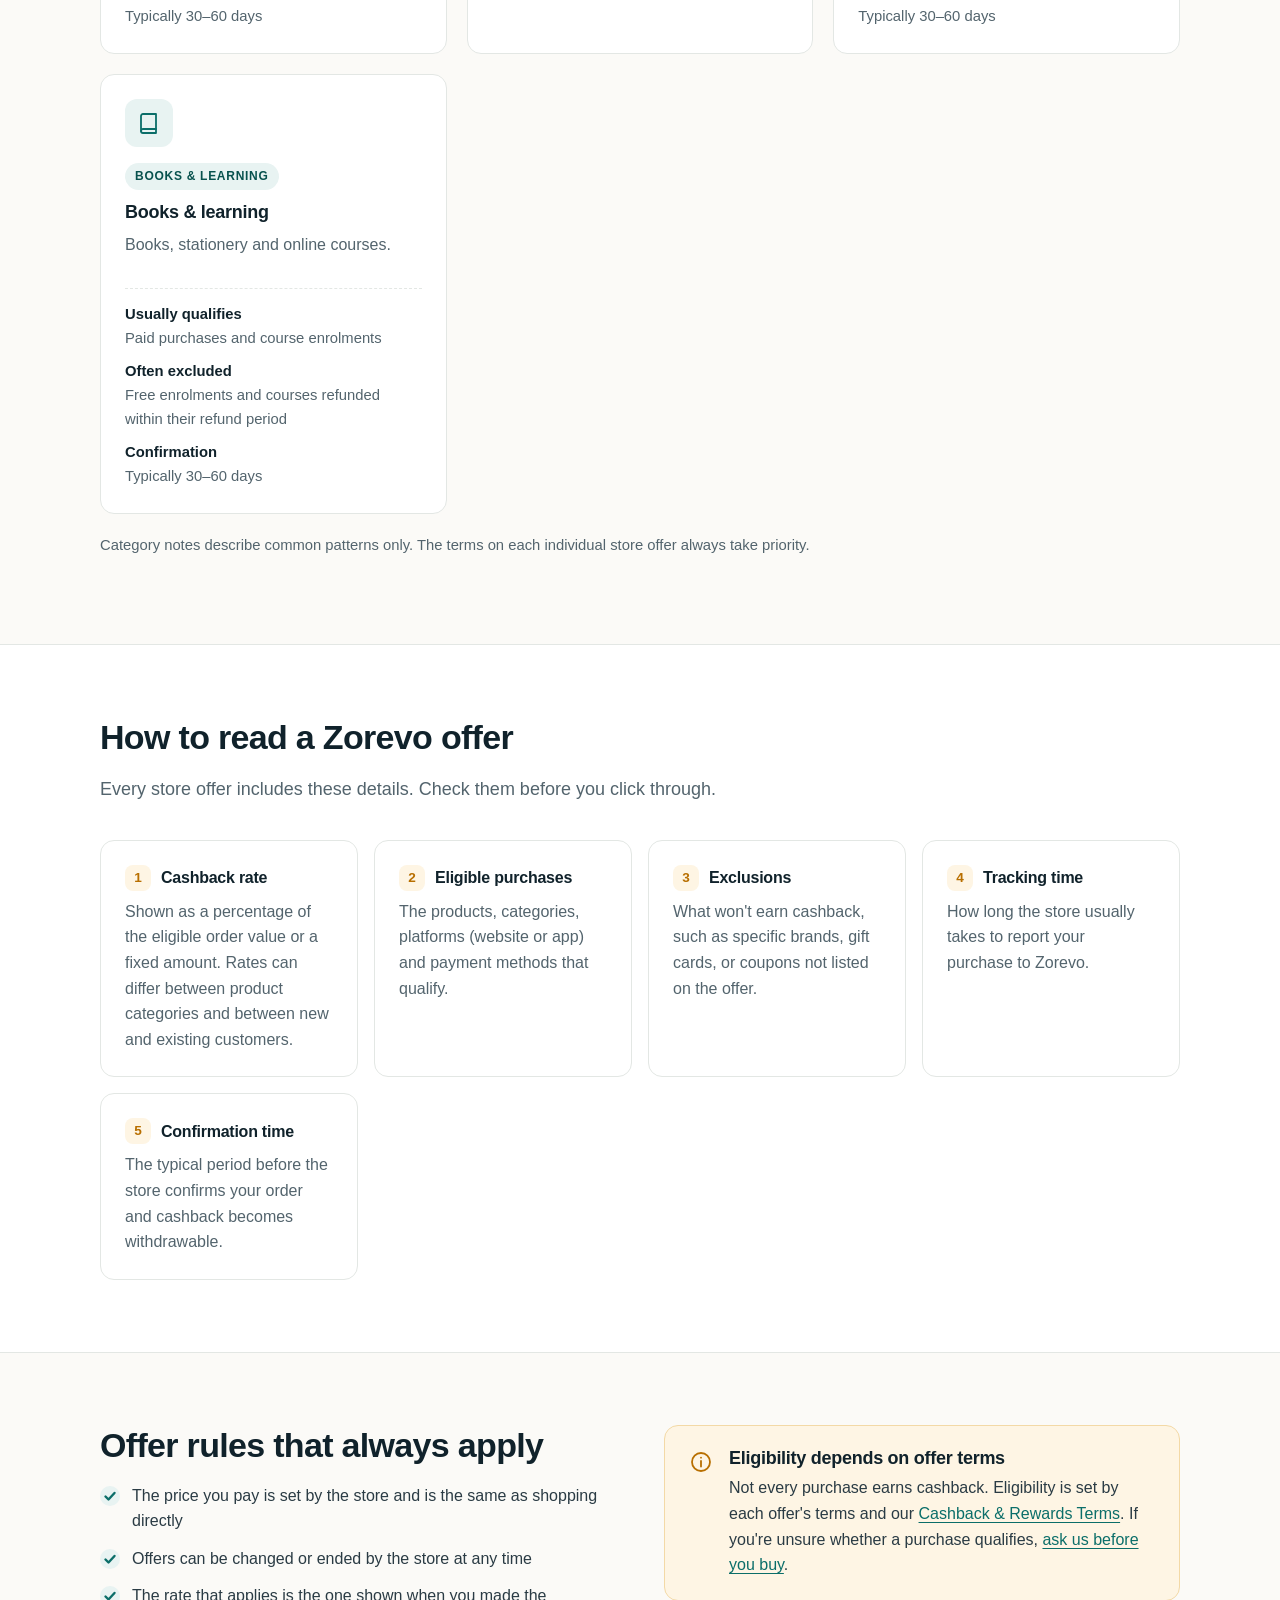
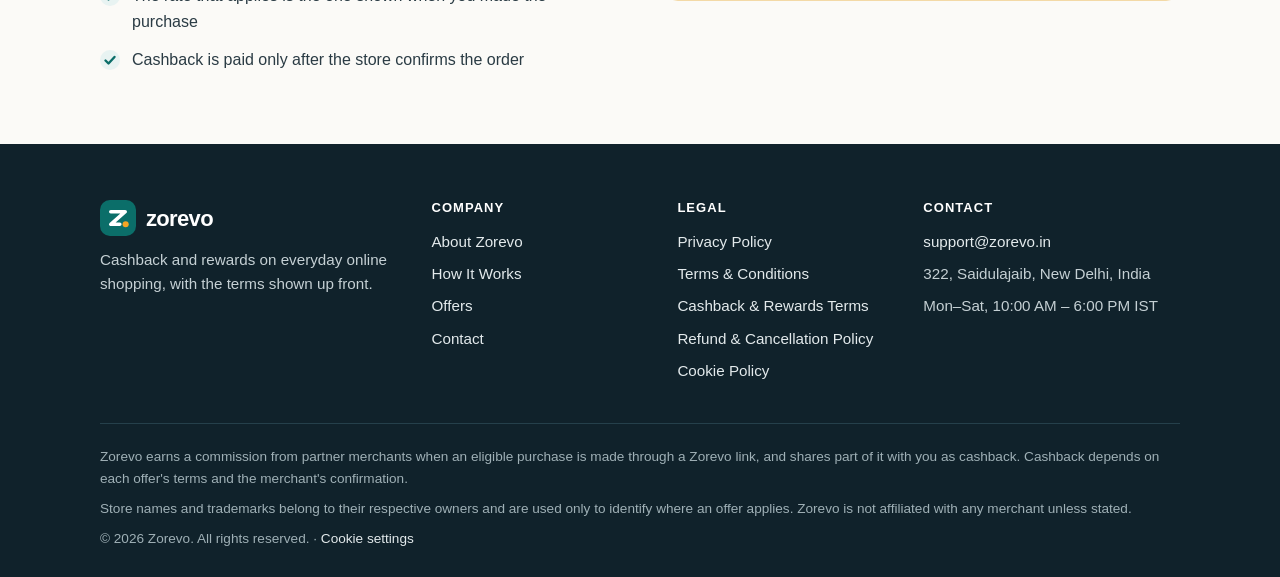
<file: offers.html>
<!doctype html>
<html lang="en-IN">
<head>
<meta charset="utf-8">
<meta name="viewport" content="width=device-width, initial-scale=1">
<title>Cashback Offers by Category — Zorevo</title>
<meta name="description" content="Explore the shopping categories where Zorevo partner offers are available and learn how to read an offer&#x27;s rate, conditions and timelines before you shop.">
<meta name="robots" content="index, follow">
<link rel="canonical" href="https://zorevo.in/offers.html">
<meta name="theme-color" content="#0b6e69">
<meta property="og:type" content="website">
<meta property="og:site_name" content="Zorevo">
<meta property="og:locale" content="en_IN">
<meta property="og:title" content="Cashback Offers by Category — Zorevo">
<meta property="og:description" content="Explore the shopping categories where Zorevo partner offers are available and learn how to read an offer&#x27;s rate, conditions and timelines before you shop.">
<meta property="og:url" content="https://zorevo.in/offers.html">
<meta property="og:image" content="https://zorevo.in/assets/img/og-image.png">
<meta property="og:image:width" content="1200">
<meta property="og:image:height" content="630">
<meta property="og:image:alt" content="Zorevo — cashback and rewards on online shopping in India">
<meta name="twitter:card" content="summary_large_image">
<meta name="twitter:title" content="Cashback Offers by Category — Zorevo">
<meta name="twitter:description" content="Explore the shopping categories where Zorevo partner offers are available and learn how to read an offer&#x27;s rate, conditions and timelines before you shop.">
<meta name="twitter:image" content="https://zorevo.in/assets/img/og-image.png">
<link rel="icon" href="favicon.ico" sizes="32x32">
<link rel="icon" href="assets/img/favicon.svg" type="image/svg+xml">
<link rel="apple-touch-icon" href="assets/img/apple-touch-icon.png">
<link rel="manifest" href="site.webmanifest">
<link rel="stylesheet" href="assets/css/style.css">

</head>
<body>
<a class="skip-link" href="#main">Skip to content</a>
<header class="site-header">
  <div class="container header-inner">
    <a class="brand" href="index.html" aria-label="Zorevo home"><svg viewBox="0 0 40 40" aria-hidden="true" focusable="false"><rect width="40" height="40" rx="11" fill="#0b6e69"/><path d="M12 13h16L12 27h10" fill="none" stroke="#fff" stroke-width="4" stroke-linecap="round" stroke-linejoin="round"/><circle cx="28.5" cy="27" r="3.4" fill="#f5a524"/></svg><span>zorevo</span></a>
    <button class="nav-toggle" type="button" aria-expanded="false" aria-controls="site-nav" aria-label="Open menu"><svg class="icon-open" viewBox="0 0 24 24" fill="none" stroke="currentColor" stroke-width="1.8" stroke-linecap="round" stroke-linejoin="round" aria-hidden="true" focusable="false"><path d="M4 7h16M4 12h16M4 17h16"/></svg><svg class="icon-close" viewBox="0 0 24 24" fill="none" stroke="currentColor" stroke-width="1.8" stroke-linecap="round" stroke-linejoin="round" aria-hidden="true" focusable="false"><path d="M6 6l12 12M18 6L6 18"/></svg></button>
    <nav id="site-nav" class="site-nav" aria-label="Main">
      <ul>
        <li><a href="index.html">Home</a></li><li><a href="how-it-works.html">How It Works</a></li><li><a href="about.html">About</a></li><li><a href="contact.html">Contact</a></li>
        <li class="nav-cta"><a href="offers.html" aria-current="page">Explore offers</a></li>
      </ul>
    </nav>
  </div>
</header>
<main id="main">
<section class="page-hero">
  <div class="container">
    <nav class="breadcrumb" aria-label="Breadcrumb"><ol><li><a href="index.html">Home</a></li><li aria-current="page">Offers</li></ol></nav>
    <h1>Offers by category</h1>
    <p class="lead">Zorevo offers come from partner stores across everyday shopping categories. Each store offer shows its own cashback rate and conditions. Rates vary by store and can change, so always check the offer before you buy.</p>
  </div>
</section>

<section class="section" aria-labelledby="cat-title">
  <div class="container">
    <div class="section-head">
      <h2 id="cat-title">Browse categories</h2>
      <p class="lead">What usually qualifies, what's often excluded and how long confirmation tends to take in each category.</p>
    </div>
    <div class="filter-bar" role="group" aria-label="Filter categories">
      <button type="button" class="chip" data-filter="all" aria-pressed="true">All</button>
      <button type="button" class="chip" data-filter="fashion" aria-pressed="false">Fashion</button>
      <button type="button" class="chip" data-filter="electronics" aria-pressed="false">Electronics</button>
      <button type="button" class="chip" data-filter="travel" aria-pressed="false">Travel</button>
      <button type="button" class="chip" data-filter="groceries" aria-pressed="false">Food &amp; groceries</button>
      <button type="button" class="chip" data-filter="home" aria-pressed="false">Home</button>
      <button type="button" class="chip" data-filter="beauty" aria-pressed="false">Beauty</button>
      <button type="button" class="chip" data-filter="books" aria-pressed="false">Books &amp; learning</button>
    </div>
    <p id="category-count" class="visually-hidden" aria-live="polite">Showing 7 categories</p>
    <div class="grid grid-3">
      <article class="card category-card" data-category="fashion">
        <div class="icon-badge"><svg viewBox="0 0 24 24" fill="none" stroke="currentColor" stroke-width="1.8" stroke-linecap="round" stroke-linejoin="round" aria-hidden="true" focusable="false"><path d="M8 3l-5 3 2 4 2-1v12h10V9l2 1 2-4-5-3a4 4 0 0 1-8 0z"/></svg></div>
        <span class="tag">Fashion</span>
        <h3>Fashion &amp; footwear</h3>
        <p>Clothing, footwear, bags and accessories from online fashion stores.</p>
        <dl>
          <div><dt>Usually qualifies</dt><dd>Full-price and sale items bought in a single visit</dd></div>
          <div><dt>Often excluded</dt><dd>Gift cards, returned or exchanged items, some brands</dd></div>
          <div><dt>Confirmation</dt><dd>Typically 45–75 days, after the return window</dd></div>
        </dl>
      </article>
      <article class="card category-card" data-category="electronics">
        <div class="icon-badge"><svg viewBox="0 0 24 24" fill="none" stroke="currentColor" stroke-width="1.8" stroke-linecap="round" stroke-linejoin="round" aria-hidden="true" focusable="false"><rect x="7" y="2.5" width="10" height="19" rx="2"/><path d="M11 18.5h2"/></svg></div>
        <span class="tag">Electronics</span>
        <h3>Electronics &amp; mobiles</h3>
        <p>Phones, laptops, accessories and home appliances.</p>
        <dl>
          <div><dt>Usually qualifies</dt><dd>Eligible products listed in the offer's categories</dd></div>
          <div><dt>Often excluded</dt><dd>Certain phone models, exchange offers, EMI fees, extended warranties</dd></div>
          <div><dt>Confirmation</dt><dd>Typically 45–90 days</dd></div>
        </dl>
      </article>
      <article class="card category-card" data-category="travel">
        <div class="icon-badge"><svg viewBox="0 0 24 24" fill="none" stroke="currentColor" stroke-width="1.8" stroke-linecap="round" stroke-linejoin="round" aria-hidden="true" focusable="false"><path d="M10.5 13.5L3 11l1.5-1.5 7.5 1 4-4.5a2 2 0 0 1 3 3l-4.5 4 1 7.5L14 22l-2.5-7.5z"/></svg></div>
        <span class="tag">Travel</span>
        <h3>Travel &amp; stays</h3>
        <p>Flights, hotels, buses and holiday bookings.</p>
        <dl>
          <div><dt>Usually qualifies</dt><dd>Completed bookings; hotel stays once checked out</dd></div>
          <div><dt>Often excluded</dt><dd>Taxes and fees, cancelled or rescheduled bookings</dd></div>
          <div><dt>Confirmation</dt><dd>Usually after the travel or stay date</dd></div>
        </dl>
      </article>
      <article class="card category-card" data-category="groceries">
        <div class="icon-badge"><svg viewBox="0 0 24 24" fill="none" stroke="currentColor" stroke-width="1.8" stroke-linecap="round" stroke-linejoin="round" aria-hidden="true" focusable="false"><path d="M7 3v8M5 3v5a2 2 0 0 0 4 0V3M7 11v10M16 3c-2 1.5-3 4-3 7h3v11"/></svg></div>
        <span class="tag">Food &amp; groceries</span>
        <h3>Food &amp; groceries</h3>
        <p>Online grocery, daily essentials and food ordering.</p>
        <dl>
          <div><dt>Usually qualifies</dt><dd>New-customer orders or specific order values, as stated</dd></div>
          <div><dt>Often excluded</dt><dd>Repeat orders, wallet top-ups, delivery charges</dd></div>
          <div><dt>Confirmation</dt><dd>Typically 30–60 days</dd></div>
        </dl>
      </article>
      <article class="card category-card" data-category="home">
        <div class="icon-badge"><svg viewBox="0 0 24 24" fill="none" stroke="currentColor" stroke-width="1.8" stroke-linecap="round" stroke-linejoin="round" aria-hidden="true" focusable="false"><path d="M3 11l9-7 9 7M5.5 9.5V20h13V9.5"/><path d="M10 20v-5h4v5"/></svg></div>
        <span class="tag">Home</span>
        <h3>Home &amp; kitchen</h3>
        <p>Furniture, décor, kitchenware and home improvement.</p>
        <dl>
          <div><dt>Usually qualifies</dt><dd>Delivered orders that are not returned</dd></div>
          <div><dt>Often excluded</dt><dd>Installation charges, bulk or business orders</dd></div>
          <div><dt>Confirmation</dt><dd>Typically 45–90 days</dd></div>
        </dl>
      </article>
      <article class="card category-card" data-category="beauty">
        <div class="icon-badge"><svg viewBox="0 0 24 24" fill="none" stroke="currentColor" stroke-width="1.8" stroke-linecap="round" stroke-linejoin="round" aria-hidden="true" focusable="false"><path d="M9 3h6v5H9zM8 8h8v13H8z"/><path d="M12 12v5"/></svg></div>
        <span class="tag">Beauty</span>
        <h3>Beauty &amp; personal care</h3>
        <p>Skincare, makeup, haircare, fragrances and grooming.</p>
        <dl>
          <div><dt>Usually qualifies</dt><dd>Products from brands included in the store's offer</dd></div>
          <div><dt>Often excluded</dt><dd>Select brands, combo packs, orders placed with outside coupons</dd></div>
          <div><dt>Confirmation</dt><dd>Typically 30–60 days</dd></div>
        </dl>
      </article>
      <article class="card category-card" data-category="books">
        <div class="icon-badge"><svg viewBox="0 0 24 24" fill="none" stroke="currentColor" stroke-width="1.8" stroke-linecap="round" stroke-linejoin="round" aria-hidden="true" focusable="false"><path d="M4 5a2 2 0 0 1 2-2h13v15H6a2 2 0 0 0-2 2V5z"/><path d="M4 20a2 2 0 0 0 2 2h13v-4"/></svg></div>
        <span class="tag">Books &amp; learning</span>
        <h3>Books &amp; learning</h3>
        <p>Books, stationery and online courses.</p>
        <dl>
          <div><dt>Usually qualifies</dt><dd>Paid purchases and course enrolments</dd></div>
          <div><dt>Often excluded</dt><dd>Free enrolments and courses refunded within their refund period</dd></div>
          <div><dt>Confirmation</dt><dd>Typically 30–60 days</dd></div>
        </dl>
      </article>
    </div>
    <p class="muted" style="margin-top:20px;font-size:.925rem">Category notes describe common patterns only. The terms on each individual store offer always take priority.</p>
  </div>
</section>

<section class="section section-alt" aria-labelledby="anatomy-title">
  <div class="container">
    <div class="section-head">
      <h2 id="anatomy-title">How to read a Zorevo offer</h2>
      <p class="lead">Every store offer includes these details. Check them before you click through.</p>
    </div>
    <div class="offer-anatomy">
      <div class="card"><h3><span class="num">1</span>Cashback rate</h3><p>Shown as a percentage of the eligible order value or a fixed amount. Rates can differ between product categories and between new and existing customers.</p></div>
      <div class="card"><h3><span class="num">2</span>Eligible purchases</h3><p>The products, categories, platforms (website or app) and payment methods that qualify.</p></div>
      <div class="card"><h3><span class="num">3</span>Exclusions</h3><p>What won't earn cashback, such as specific brands, gift cards, or coupons not listed on the offer.</p></div>
      <div class="card"><h3><span class="num">4</span>Tracking time</h3><p>How long the store usually takes to report your purchase to Zorevo.</p></div>
      <div class="card"><h3><span class="num">5</span>Confirmation time</h3><p>The typical period before the store confirms your order and cashback becomes withdrawable.</p></div>
    </div>
  </div>
</section>

<section class="section" aria-labelledby="rules-title">
  <div class="container split top">
    <div>
      <h2 id="rules-title">Offer rules that always apply</h2>
      <ul class="checklist">
        <li>The price you pay is set by the store and is the same as shopping directly</li>
        <li>Offers can be changed or ended by the store at any time</li>
        <li>The rate that applies is the one shown when you made the purchase</li>
        <li>Cashback is paid only after the store confirms the order</li>
      </ul>
    </div>
    <div class="callout">
      <svg viewBox="0 0 24 24" fill="none" stroke="currentColor" stroke-width="1.8" stroke-linecap="round" stroke-linejoin="round" aria-hidden="true" focusable="false"><circle cx="12" cy="12" r="9"/><path d="M12 11v5.5M12 7.6v.1"/></svg>
      <div>
        <h3>Eligibility depends on offer terms</h3>
        <p>Not every purchase earns cashback. Eligibility is set by each offer's terms and our <a href="cashback-terms.html">Cashback &amp; Rewards Terms</a>. If you're unsure whether a purchase qualifies, <a href="contact.html">ask us before you buy</a>.</p>
      </div>
    </div>
  </div>
</section>

</main>
<footer class="site-footer">
  <div class="container">
    <div class="footer-grid">
      <div>
        <a class="brand" href="index.html" aria-label="Zorevo home"><svg viewBox="0 0 40 40" aria-hidden="true" focusable="false"><rect width="40" height="40" rx="11" fill="#0b6e69"/><path d="M12 13h16L12 27h10" fill="none" stroke="#fff" stroke-width="4" stroke-linecap="round" stroke-linejoin="round"/><circle cx="28.5" cy="27" r="3.4" fill="#f5a524"/></svg><span>zorevo</span></a>
        <p>Cashback and rewards on everyday online shopping, with the terms shown up front.</p>
      </div>
      <div>
        <h2>Company</h2>
        <ul>
          <li><a href="about.html">About Zorevo</a></li>
          <li><a href="how-it-works.html">How It Works</a></li>
          <li><a href="offers.html">Offers</a></li>
          <li><a href="contact.html">Contact</a></li>
        </ul>
      </div>
      <div>
        <h2>Legal</h2>
        <ul><li><a href="privacy-policy.html">Privacy Policy</a></li><li><a href="terms.html">Terms & Conditions</a></li><li><a href="cashback-terms.html">Cashback & Rewards Terms</a></li><li><a href="refund-policy.html">Refund & Cancellation Policy</a></li><li><a href="cookie-policy.html">Cookie Policy</a></li></ul>
      </div>
      <div>
        <h2>Contact</h2>
        <ul>
          <li><a href="mailto:support@zorevo.in">support@zorevo.in</a></li>
          <li>322, Saidulajaib, New Delhi, India</li>
          <li>Mon–Sat, 10:00 AM – 6:00 PM IST</li>
        </ul>
      </div>
    </div>
    <div class="footer-disclosure">
      <p>Zorevo earns a commission from partner merchants when an eligible purchase is made through a Zorevo link, and shares part of it with you as cashback. Cashback depends on each offer's terms and the merchant's confirmation.</p>
      <p>Store names and trademarks belong to their respective owners and are used only to identify where an offer applies. Zorevo is not affiliated with any merchant unless stated.</p>
      <p>&copy; <span data-year>2026</span> Zorevo. All rights reserved. · <a href="#" data-consent-reset>Cookie settings</a></p>
    </div>
  </div>
</footer>
<div id="cookie-banner" class="cookie-banner" role="region" aria-label="Cookie consent" hidden>
  <p>We use essential storage to run this site. With your permission we may also use analytics and advertising cookies to measure and improve our marketing. See our <a href="cookie-policy.html">Cookie Policy</a>.</p>
  <div class="btn-row">
    <button type="button" class="btn btn-primary" data-consent-accept>Accept all</button>
    <button type="button" class="btn btn-secondary" data-consent-reject>Essential only</button>
  </div>
</div>
<script src="assets/js/main.js" defer></script>
</body>
</html>
</file>
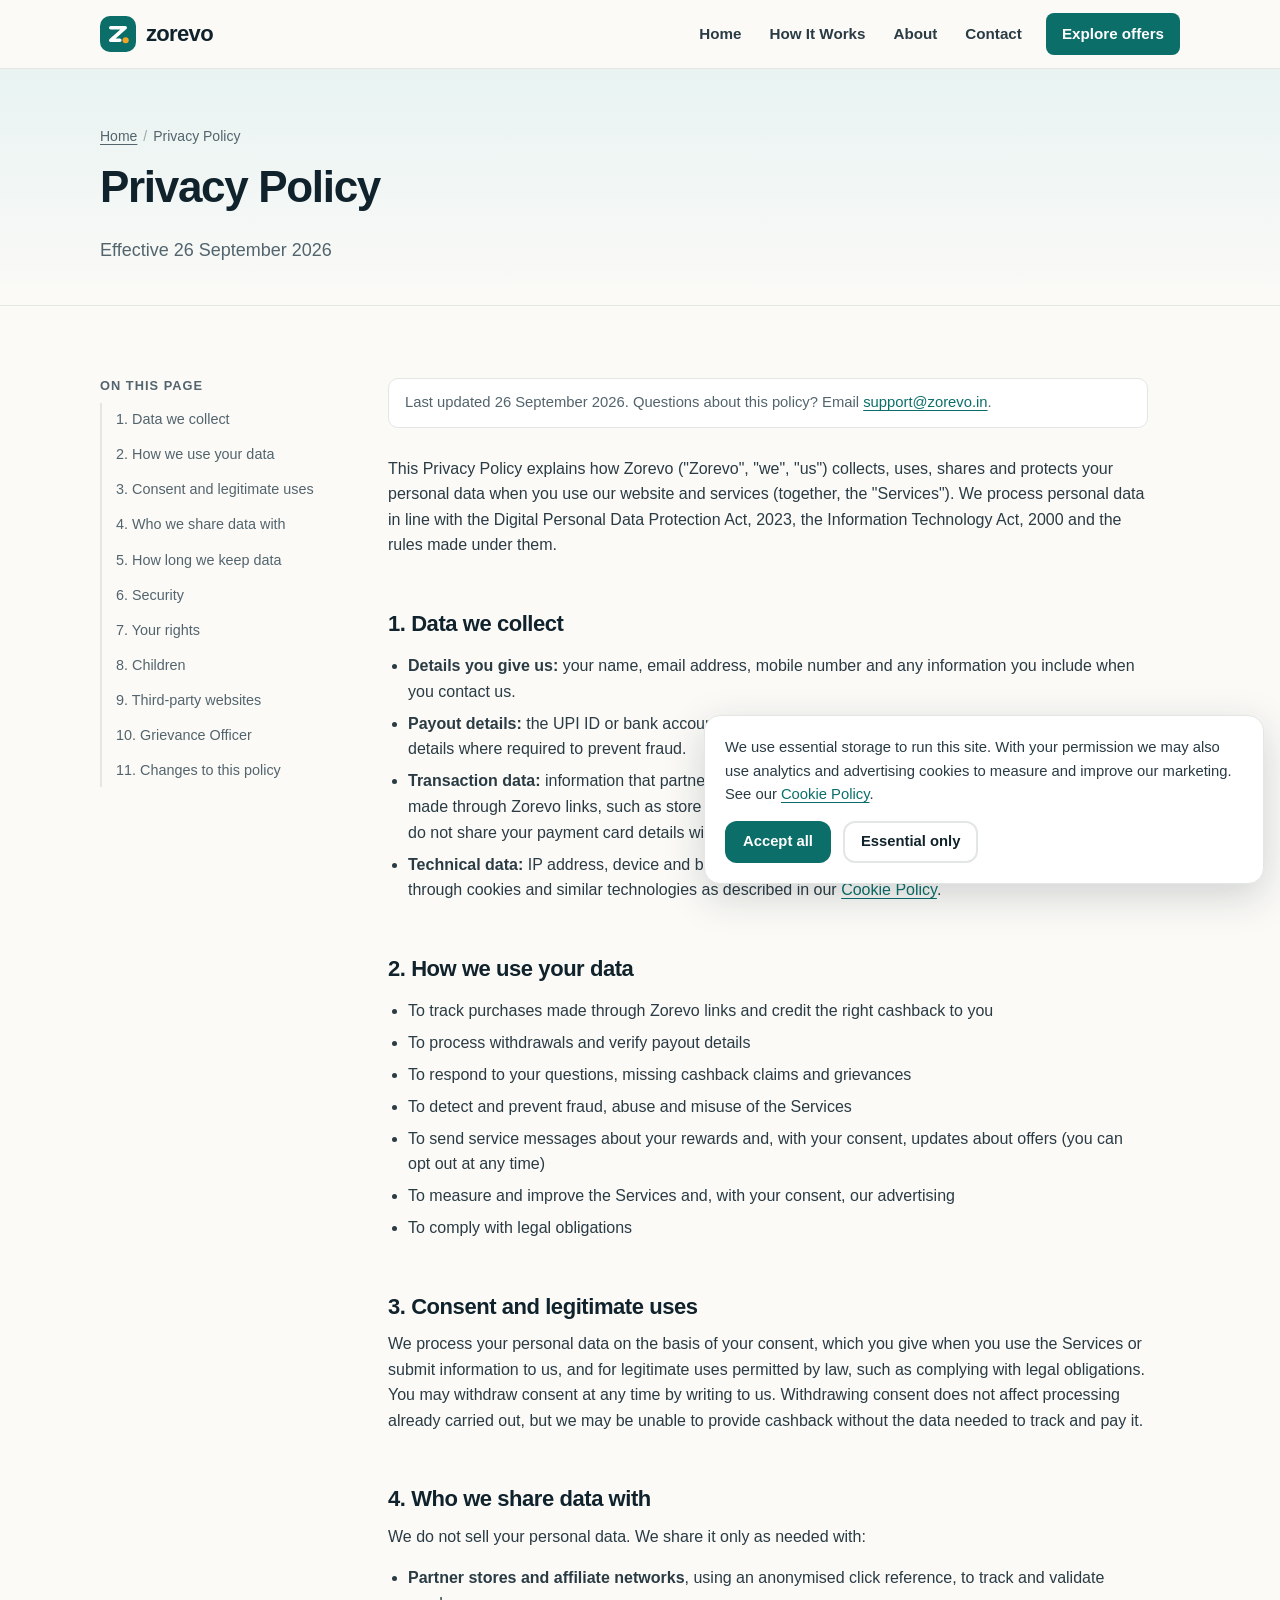
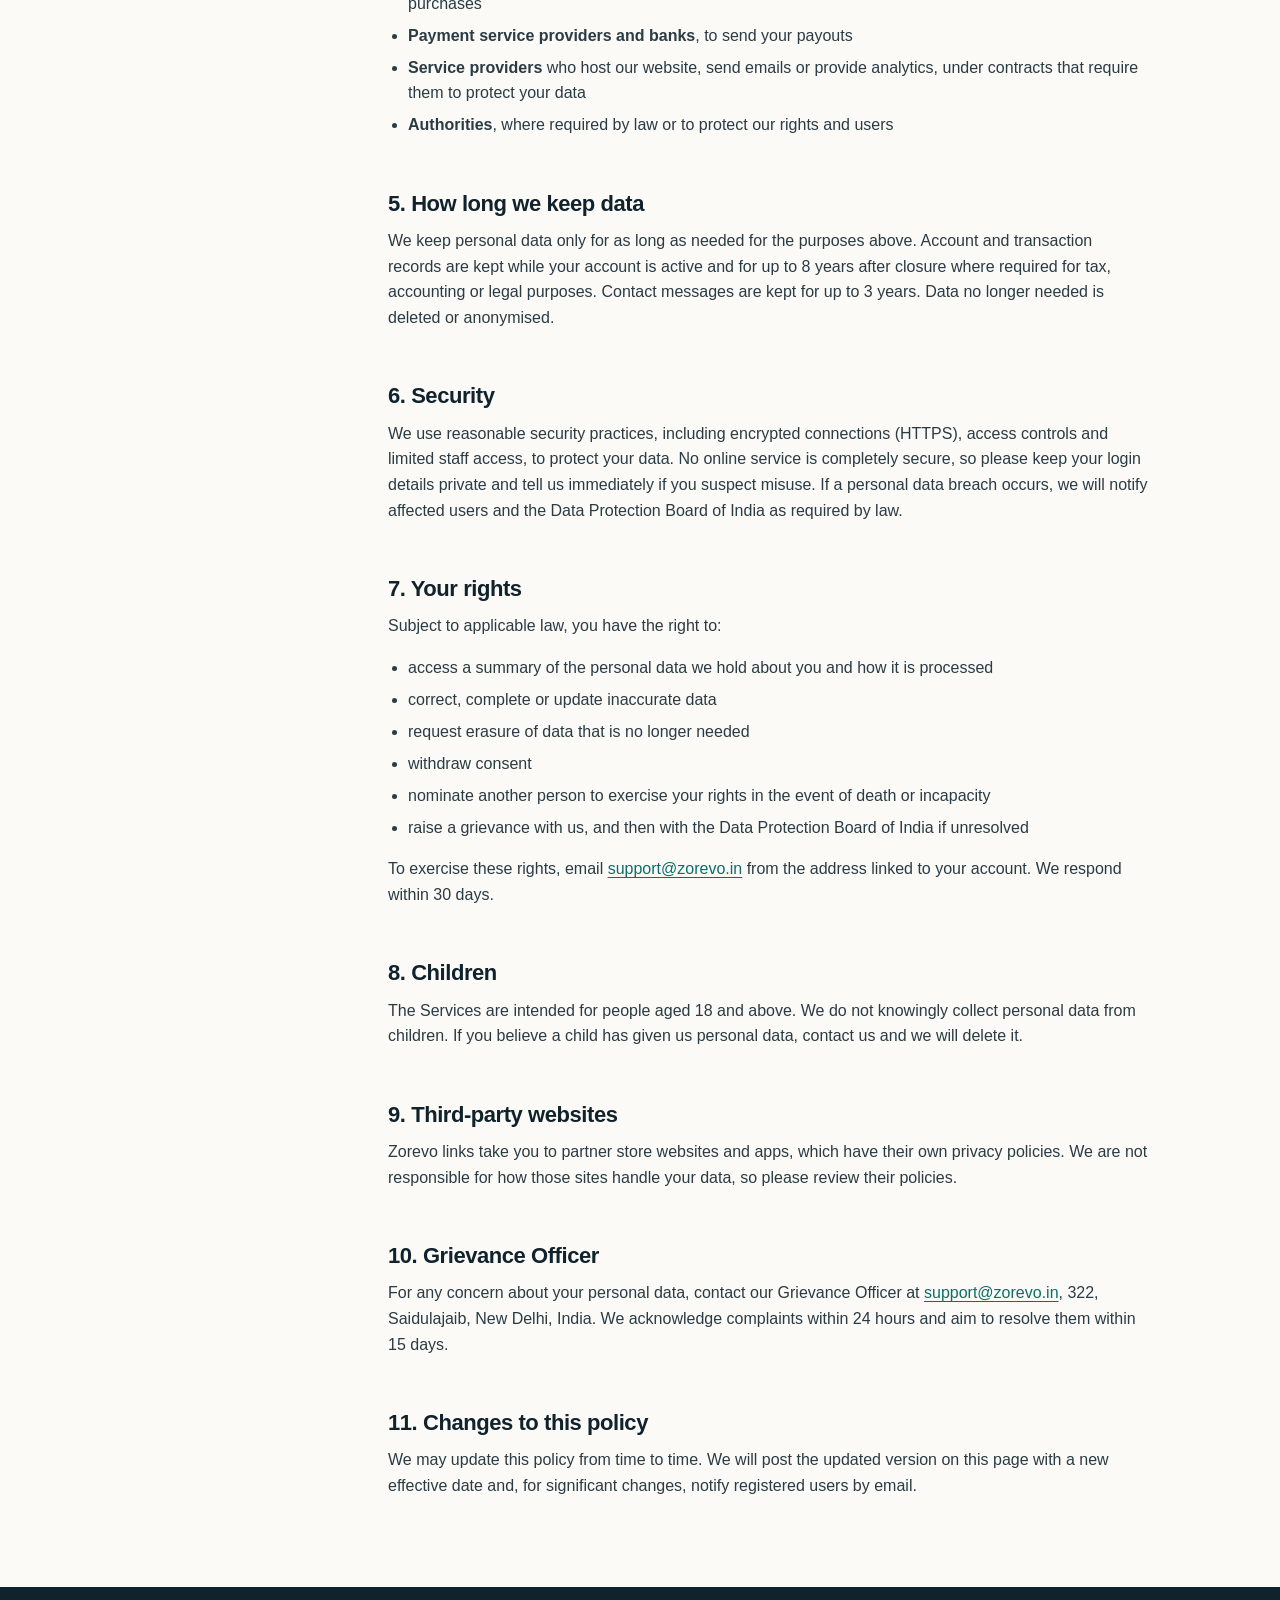
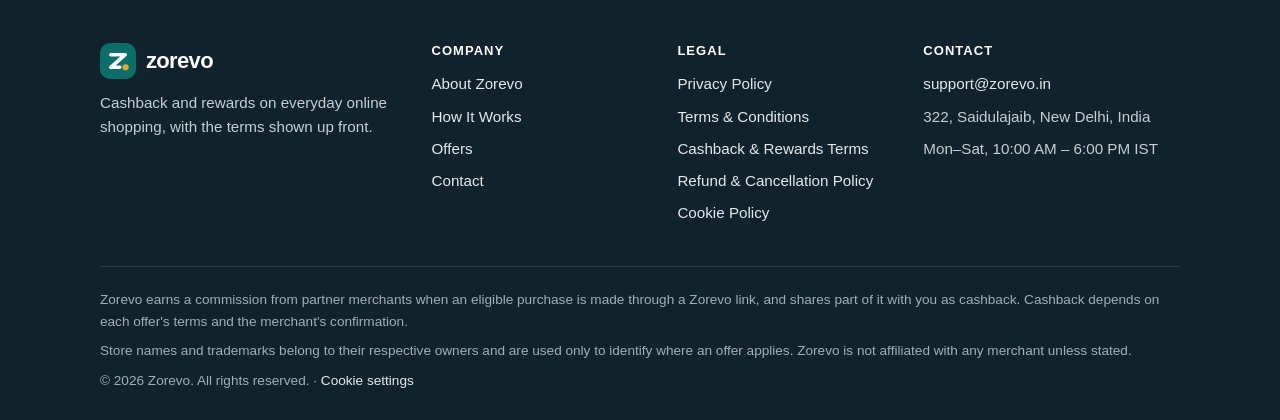
<file: privacy-policy.html>
<!doctype html>
<html lang="en-IN">
<head>
<meta charset="utf-8">
<meta name="viewport" content="width=device-width, initial-scale=1">
<title>Privacy Policy — Zorevo</title>
<meta name="description" content="How Zorevo collects, uses, shares and protects your personal data, and the rights you have under Indian law.">
<meta name="robots" content="index, follow">
<link rel="canonical" href="https://zorevo.in/privacy-policy.html">
<meta name="theme-color" content="#0b6e69">
<meta property="og:type" content="website">
<meta property="og:site_name" content="Zorevo">
<meta property="og:locale" content="en_IN">
<meta property="og:title" content="Privacy Policy — Zorevo">
<meta property="og:description" content="How Zorevo collects, uses, shares and protects your personal data, and the rights you have under Indian law.">
<meta property="og:url" content="https://zorevo.in/privacy-policy.html">
<meta property="og:image" content="https://zorevo.in/assets/img/og-image.png">
<meta property="og:image:width" content="1200">
<meta property="og:image:height" content="630">
<meta property="og:image:alt" content="Zorevo — cashback and rewards on online shopping in India">
<meta name="twitter:card" content="summary_large_image">
<meta name="twitter:title" content="Privacy Policy — Zorevo">
<meta name="twitter:description" content="How Zorevo collects, uses, shares and protects your personal data, and the rights you have under Indian law.">
<meta name="twitter:image" content="https://zorevo.in/assets/img/og-image.png">
<link rel="icon" href="favicon.ico" sizes="32x32">
<link rel="icon" href="assets/img/favicon.svg" type="image/svg+xml">
<link rel="apple-touch-icon" href="assets/img/apple-touch-icon.png">
<link rel="manifest" href="site.webmanifest">
<link rel="stylesheet" href="assets/css/style.css">

</head>
<body>
<a class="skip-link" href="#main">Skip to content</a>
<header class="site-header">
  <div class="container header-inner">
    <a class="brand" href="index.html" aria-label="Zorevo home"><svg viewBox="0 0 40 40" aria-hidden="true" focusable="false"><rect width="40" height="40" rx="11" fill="#0b6e69"/><path d="M12 13h16L12 27h10" fill="none" stroke="#fff" stroke-width="4" stroke-linecap="round" stroke-linejoin="round"/><circle cx="28.5" cy="27" r="3.4" fill="#f5a524"/></svg><span>zorevo</span></a>
    <button class="nav-toggle" type="button" aria-expanded="false" aria-controls="site-nav" aria-label="Open menu"><svg class="icon-open" viewBox="0 0 24 24" fill="none" stroke="currentColor" stroke-width="1.8" stroke-linecap="round" stroke-linejoin="round" aria-hidden="true" focusable="false"><path d="M4 7h16M4 12h16M4 17h16"/></svg><svg class="icon-close" viewBox="0 0 24 24" fill="none" stroke="currentColor" stroke-width="1.8" stroke-linecap="round" stroke-linejoin="round" aria-hidden="true" focusable="false"><path d="M6 6l12 12M18 6L6 18"/></svg></button>
    <nav id="site-nav" class="site-nav" aria-label="Main">
      <ul>
        <li><a href="index.html">Home</a></li><li><a href="how-it-works.html">How It Works</a></li><li><a href="about.html">About</a></li><li><a href="contact.html">Contact</a></li>
        <li class="nav-cta"><a href="offers.html">Explore offers</a></li>
      </ul>
    </nav>
  </div>
</header>
<main id="main">
<section class="page-hero">
  <div class="container">
    <nav class="breadcrumb" aria-label="Breadcrumb"><ol><li><a href="index.html">Home</a></li><li aria-current="page">Privacy Policy</li></ol></nav>
    <h1>Privacy Policy</h1>
    <p class="lead">Effective 26 September 2026</p>
  </div>
</section>
<section class="section">
  <div class="container legal-layout">
    <aside class="toc" aria-label="On this page"><h2>On this page</h2><ol><li><a href="#data-we-collect">1. Data we collect</a></li><li><a href="#how-we-use">2. How we use your data</a></li><li><a href="#legal-basis">3. Consent and legitimate uses</a></li><li><a href="#sharing">4. Who we share data with</a></li><li><a href="#retention">5. How long we keep data</a></li><li><a href="#security">6. Security</a></li><li><a href="#your-rights">7. Your rights</a></li><li><a href="#children">8. Children</a></li><li><a href="#links">9. Third-party websites</a></li><li><a href="#grievance">10. Grievance Officer</a></li><li><a href="#changes">11. Changes to this policy</a></li></ol></aside>
    <article class="prose">
      <p class="meta">Last updated 26 September 2026. Questions about this policy? Email <a href="mailto:support@zorevo.in">support@zorevo.in</a>.</p>
      <p>This Privacy Policy explains how Zorevo ("Zorevo", "we", "us") collects, uses, shares and protects your personal data when you use our website and services (together, the "Services"). We process personal data in line with the Digital Personal Data Protection Act, 2023, the Information Technology Act, 2000 and the rules made under them.</p>

<h2 id="data-we-collect">1. Data we collect</h2>
<ul>
  <li><strong>Details you give us:</strong> your name, email address, mobile number and any information you include when you contact us.</li>
  <li><strong>Payout details:</strong> the UPI ID or bank account details you provide to withdraw cashback, and verification details where required to prevent fraud.</li>
  <li><strong>Transaction data:</strong> information that partner stores and affiliate networks share with us about purchases made through Zorevo links, such as store name, order reference, order value, date and status. Stores do not share your payment card details with us.</li>
  <li><strong>Technical data:</strong> IP address, device and browser type, pages visited and the time of your visit, collected through cookies and similar technologies as described in our <a href="cookie-policy.html">Cookie Policy</a>.</li>
</ul>

<h2 id="how-we-use">2. How we use your data</h2>
<ul>
  <li>To track purchases made through Zorevo links and credit the right cashback to you</li>
  <li>To process withdrawals and verify payout details</li>
  <li>To respond to your questions, missing cashback claims and grievances</li>
  <li>To detect and prevent fraud, abuse and misuse of the Services</li>
  <li>To send service messages about your rewards and, with your consent, updates about offers (you can opt out at any time)</li>
  <li>To measure and improve the Services and, with your consent, our advertising</li>
  <li>To comply with legal obligations</li>
</ul>

<h2 id="legal-basis">3. Consent and legitimate uses</h2>
<p>We process your personal data on the basis of your consent, which you give when you use the Services or submit information to us, and for legitimate uses permitted by law, such as complying with legal obligations. You may withdraw consent at any time by writing to us. Withdrawing consent does not affect processing already carried out, but we may be unable to provide cashback without the data needed to track and pay it.</p>

<h2 id="sharing">4. Who we share data with</h2>
<p>We do not sell your personal data. We share it only as needed with:</p>
<ul>
  <li><strong>Partner stores and affiliate networks</strong>, using an anonymised click reference, to track and validate purchases</li>
  <li><strong>Payment service providers and banks</strong>, to send your payouts</li>
  <li><strong>Service providers</strong> who host our website, send emails or provide analytics, under contracts that require them to protect your data</li>
  <li><strong>Authorities</strong>, where required by law or to protect our rights and users</li>
</ul>

<h2 id="retention">5. How long we keep data</h2>
<p>We keep personal data only for as long as needed for the purposes above. Account and transaction records are kept while your account is active and for up to 8 years after closure where required for tax, accounting or legal purposes. Contact messages are kept for up to 3 years. Data no longer needed is deleted or anonymised.</p>

<h2 id="security">6. Security</h2>
<p>We use reasonable security practices, including encrypted connections (HTTPS), access controls and limited staff access, to protect your data. No online service is completely secure, so please keep your login details private and tell us immediately if you suspect misuse. If a personal data breach occurs, we will notify affected users and the Data Protection Board of India as required by law.</p>

<h2 id="your-rights">7. Your rights</h2>
<p>Subject to applicable law, you have the right to:</p>
<ul>
  <li>access a summary of the personal data we hold about you and how it is processed</li>
  <li>correct, complete or update inaccurate data</li>
  <li>request erasure of data that is no longer needed</li>
  <li>withdraw consent</li>
  <li>nominate another person to exercise your rights in the event of death or incapacity</li>
  <li>raise a grievance with us, and then with the Data Protection Board of India if unresolved</li>
</ul>
<p>To exercise these rights, email <a href="mailto:support@zorevo.in">support@zorevo.in</a> from the address linked to your account. We respond within 30 days.</p>

<h2 id="children">8. Children</h2>
<p>The Services are intended for people aged 18 and above. We do not knowingly collect personal data from children. If you believe a child has given us personal data, contact us and we will delete it.</p>

<h2 id="links">9. Third-party websites</h2>
<p>Zorevo links take you to partner store websites and apps, which have their own privacy policies. We are not responsible for how those sites handle your data, so please review their policies.</p>

<h2 id="grievance">10. Grievance Officer</h2>
<p>For any concern about your personal data, contact our Grievance Officer at <a href="mailto:support@zorevo.in?subject=Privacy%20grievance">support@zorevo.in</a>, 322, Saidulajaib, New Delhi, India. We acknowledge complaints within 24 hours and aim to resolve them within 15 days.</p>

<h2 id="changes">11. Changes to this policy</h2>
<p>We may update this policy from time to time. We will post the updated version on this page with a new effective date and, for significant changes, notify registered users by email.</p>

    </article>
  </div>
</section>
</main>
<footer class="site-footer">
  <div class="container">
    <div class="footer-grid">
      <div>
        <a class="brand" href="index.html" aria-label="Zorevo home"><svg viewBox="0 0 40 40" aria-hidden="true" focusable="false"><rect width="40" height="40" rx="11" fill="#0b6e69"/><path d="M12 13h16L12 27h10" fill="none" stroke="#fff" stroke-width="4" stroke-linecap="round" stroke-linejoin="round"/><circle cx="28.5" cy="27" r="3.4" fill="#f5a524"/></svg><span>zorevo</span></a>
        <p>Cashback and rewards on everyday online shopping, with the terms shown up front.</p>
      </div>
      <div>
        <h2>Company</h2>
        <ul>
          <li><a href="about.html">About Zorevo</a></li>
          <li><a href="how-it-works.html">How It Works</a></li>
          <li><a href="offers.html">Offers</a></li>
          <li><a href="contact.html">Contact</a></li>
        </ul>
      </div>
      <div>
        <h2>Legal</h2>
        <ul><li><a href="privacy-policy.html">Privacy Policy</a></li><li><a href="terms.html">Terms & Conditions</a></li><li><a href="cashback-terms.html">Cashback & Rewards Terms</a></li><li><a href="refund-policy.html">Refund & Cancellation Policy</a></li><li><a href="cookie-policy.html">Cookie Policy</a></li></ul>
      </div>
      <div>
        <h2>Contact</h2>
        <ul>
          <li><a href="mailto:support@zorevo.in">support@zorevo.in</a></li>
          <li>322, Saidulajaib, New Delhi, India</li>
          <li>Mon–Sat, 10:00 AM – 6:00 PM IST</li>
        </ul>
      </div>
    </div>
    <div class="footer-disclosure">
      <p>Zorevo earns a commission from partner merchants when an eligible purchase is made through a Zorevo link, and shares part of it with you as cashback. Cashback depends on each offer's terms and the merchant's confirmation.</p>
      <p>Store names and trademarks belong to their respective owners and are used only to identify where an offer applies. Zorevo is not affiliated with any merchant unless stated.</p>
      <p>&copy; <span data-year>2026</span> Zorevo. All rights reserved. · <a href="#" data-consent-reset>Cookie settings</a></p>
    </div>
  </div>
</footer>
<div id="cookie-banner" class="cookie-banner" role="region" aria-label="Cookie consent" hidden>
  <p>We use essential storage to run this site. With your permission we may also use analytics and advertising cookies to measure and improve our marketing. See our <a href="cookie-policy.html">Cookie Policy</a>.</p>
  <div class="btn-row">
    <button type="button" class="btn btn-primary" data-consent-accept>Accept all</button>
    <button type="button" class="btn btn-secondary" data-consent-reject>Essential only</button>
  </div>
</div>
<script src="assets/js/main.js" defer></script>
</body>
</html>
</file>
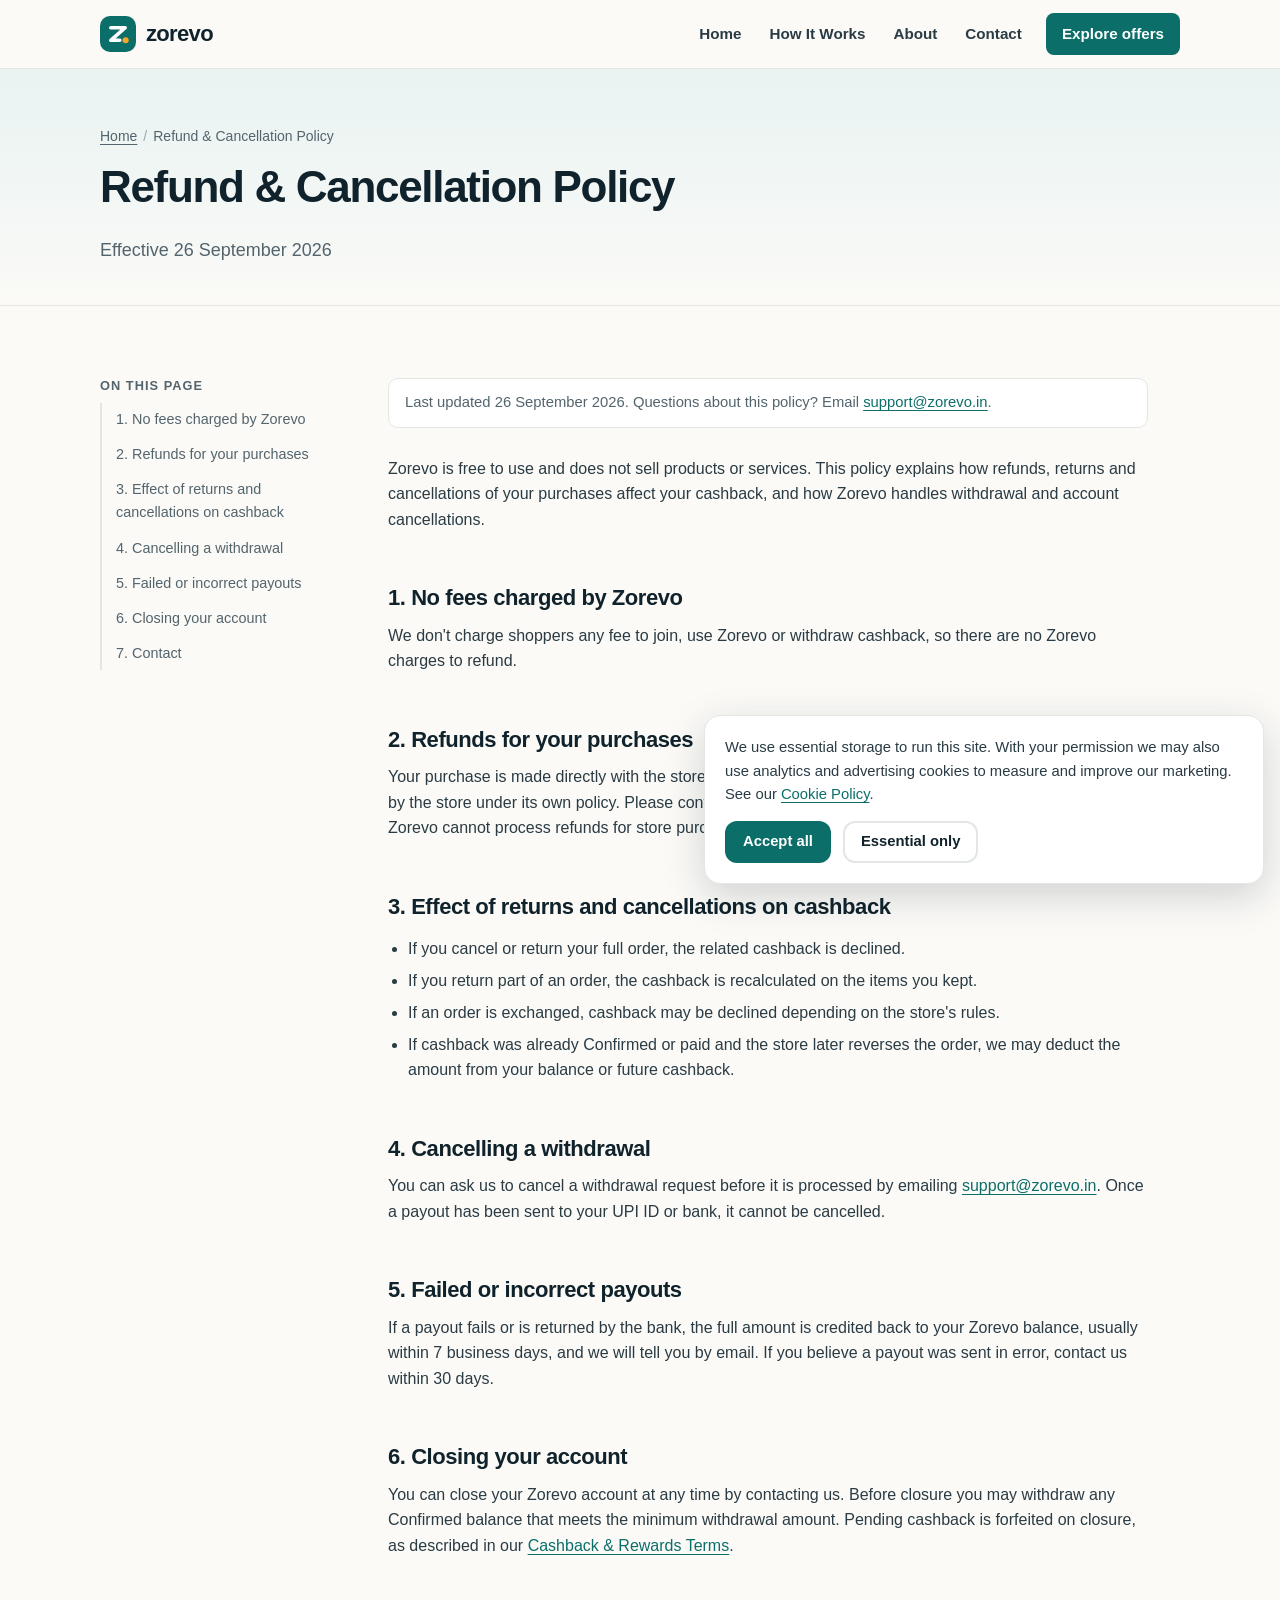
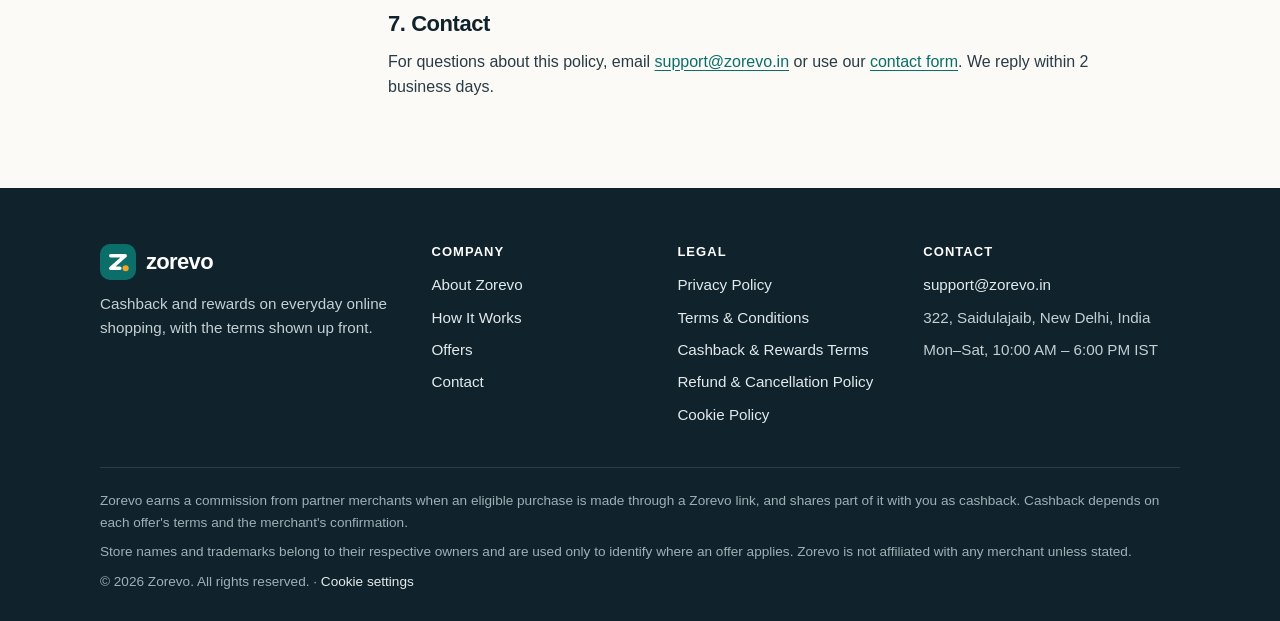
<file: refund-policy.html>
<!doctype html>
<html lang="en-IN">
<head>
<meta charset="utf-8">
<meta name="viewport" content="width=device-width, initial-scale=1">
<title>Refund &amp; Cancellation Policy — Zorevo</title>
<meta name="description" content="How refunds, returns, order cancellations and withdrawal cancellations affect your Zorevo cashback.">
<meta name="robots" content="index, follow">
<link rel="canonical" href="https://zorevo.in/refund-policy.html">
<meta name="theme-color" content="#0b6e69">
<meta property="og:type" content="website">
<meta property="og:site_name" content="Zorevo">
<meta property="og:locale" content="en_IN">
<meta property="og:title" content="Refund &amp; Cancellation Policy — Zorevo">
<meta property="og:description" content="How refunds, returns, order cancellations and withdrawal cancellations affect your Zorevo cashback.">
<meta property="og:url" content="https://zorevo.in/refund-policy.html">
<meta property="og:image" content="https://zorevo.in/assets/img/og-image.png">
<meta property="og:image:width" content="1200">
<meta property="og:image:height" content="630">
<meta property="og:image:alt" content="Zorevo — cashback and rewards on online shopping in India">
<meta name="twitter:card" content="summary_large_image">
<meta name="twitter:title" content="Refund &amp; Cancellation Policy — Zorevo">
<meta name="twitter:description" content="How refunds, returns, order cancellations and withdrawal cancellations affect your Zorevo cashback.">
<meta name="twitter:image" content="https://zorevo.in/assets/img/og-image.png">
<link rel="icon" href="favicon.ico" sizes="32x32">
<link rel="icon" href="assets/img/favicon.svg" type="image/svg+xml">
<link rel="apple-touch-icon" href="assets/img/apple-touch-icon.png">
<link rel="manifest" href="site.webmanifest">
<link rel="stylesheet" href="assets/css/style.css">

</head>
<body>
<a class="skip-link" href="#main">Skip to content</a>
<header class="site-header">
  <div class="container header-inner">
    <a class="brand" href="index.html" aria-label="Zorevo home"><svg viewBox="0 0 40 40" aria-hidden="true" focusable="false"><rect width="40" height="40" rx="11" fill="#0b6e69"/><path d="M12 13h16L12 27h10" fill="none" stroke="#fff" stroke-width="4" stroke-linecap="round" stroke-linejoin="round"/><circle cx="28.5" cy="27" r="3.4" fill="#f5a524"/></svg><span>zorevo</span></a>
    <button class="nav-toggle" type="button" aria-expanded="false" aria-controls="site-nav" aria-label="Open menu"><svg class="icon-open" viewBox="0 0 24 24" fill="none" stroke="currentColor" stroke-width="1.8" stroke-linecap="round" stroke-linejoin="round" aria-hidden="true" focusable="false"><path d="M4 7h16M4 12h16M4 17h16"/></svg><svg class="icon-close" viewBox="0 0 24 24" fill="none" stroke="currentColor" stroke-width="1.8" stroke-linecap="round" stroke-linejoin="round" aria-hidden="true" focusable="false"><path d="M6 6l12 12M18 6L6 18"/></svg></button>
    <nav id="site-nav" class="site-nav" aria-label="Main">
      <ul>
        <li><a href="index.html">Home</a></li><li><a href="how-it-works.html">How It Works</a></li><li><a href="about.html">About</a></li><li><a href="contact.html">Contact</a></li>
        <li class="nav-cta"><a href="offers.html">Explore offers</a></li>
      </ul>
    </nav>
  </div>
</header>
<main id="main">
<section class="page-hero">
  <div class="container">
    <nav class="breadcrumb" aria-label="Breadcrumb"><ol><li><a href="index.html">Home</a></li><li aria-current="page">Refund &amp; Cancellation Policy</li></ol></nav>
    <h1>Refund &amp; Cancellation Policy</h1>
    <p class="lead">Effective 26 September 2026</p>
  </div>
</section>
<section class="section">
  <div class="container legal-layout">
    <aside class="toc" aria-label="On this page"><h2>On this page</h2><ol><li><a href="#no-fees">1. No fees charged by Zorevo</a></li><li><a href="#store-refunds">2. Refunds for your purchases</a></li><li><a href="#effect">3. Effect of returns and cancellations on cashback</a></li><li><a href="#withdrawal-cancel">4. Cancelling a withdrawal</a></li><li><a href="#failed">5. Failed or incorrect payouts</a></li><li><a href="#account-cancel">6. Closing your account</a></li><li><a href="#contact">7. Contact</a></li></ol></aside>
    <article class="prose">
      <p class="meta">Last updated 26 September 2026. Questions about this policy? Email <a href="mailto:support@zorevo.in">support@zorevo.in</a>.</p>
      <p>Zorevo is free to use and does not sell products or services. This policy explains how refunds, returns and cancellations of your purchases affect your cashback, and how Zorevo handles withdrawal and account cancellations.</p>

<h2 id="no-fees">1. No fees charged by Zorevo</h2>
<p>We don't charge shoppers any fee to join, use Zorevo or withdraw cashback, so there are no Zorevo charges to refund.</p>

<h2 id="store-refunds">2. Refunds for your purchases</h2>
<p>Your purchase is made directly with the store. Refunds, returns, replacements and exchanges are handled by the store under its own policy. Please contact the store directly for any refund of the amount you paid. Zorevo cannot process refunds for store purchases.</p>

<h2 id="effect">3. Effect of returns and cancellations on cashback</h2>
<ul>
  <li>If you cancel or return your full order, the related cashback is declined.</li>
  <li>If you return part of an order, the cashback is recalculated on the items you kept.</li>
  <li>If an order is exchanged, cashback may be declined depending on the store's rules.</li>
  <li>If cashback was already Confirmed or paid and the store later reverses the order, we may deduct the amount from your balance or future cashback.</li>
</ul>

<h2 id="withdrawal-cancel">4. Cancelling a withdrawal</h2>
<p>You can ask us to cancel a withdrawal request before it is processed by emailing <a href="mailto:support@zorevo.in?subject=Cancel%20withdrawal">support@zorevo.in</a>. Once a payout has been sent to your UPI ID or bank, it cannot be cancelled.</p>

<h2 id="failed">5. Failed or incorrect payouts</h2>
<p>If a payout fails or is returned by the bank, the full amount is credited back to your Zorevo balance, usually within 7 business days, and we will tell you by email. If you believe a payout was sent in error, contact us within 30 days.</p>

<h2 id="account-cancel">6. Closing your account</h2>
<p>You can close your Zorevo account at any time by contacting us. Before closure you may withdraw any Confirmed balance that meets the minimum withdrawal amount. Pending cashback is forfeited on closure, as described in our <a href="cashback-terms.html">Cashback &amp; Rewards Terms</a>.</p>

<h2 id="contact">7. Contact</h2>
<p>For questions about this policy, email <a href="mailto:support@zorevo.in">support@zorevo.in</a> or use our <a href="contact.html">contact form</a>. We reply within 2 business days.</p>

    </article>
  </div>
</section>
</main>
<footer class="site-footer">
  <div class="container">
    <div class="footer-grid">
      <div>
        <a class="brand" href="index.html" aria-label="Zorevo home"><svg viewBox="0 0 40 40" aria-hidden="true" focusable="false"><rect width="40" height="40" rx="11" fill="#0b6e69"/><path d="M12 13h16L12 27h10" fill="none" stroke="#fff" stroke-width="4" stroke-linecap="round" stroke-linejoin="round"/><circle cx="28.5" cy="27" r="3.4" fill="#f5a524"/></svg><span>zorevo</span></a>
        <p>Cashback and rewards on everyday online shopping, with the terms shown up front.</p>
      </div>
      <div>
        <h2>Company</h2>
        <ul>
          <li><a href="about.html">About Zorevo</a></li>
          <li><a href="how-it-works.html">How It Works</a></li>
          <li><a href="offers.html">Offers</a></li>
          <li><a href="contact.html">Contact</a></li>
        </ul>
      </div>
      <div>
        <h2>Legal</h2>
        <ul><li><a href="privacy-policy.html">Privacy Policy</a></li><li><a href="terms.html">Terms & Conditions</a></li><li><a href="cashback-terms.html">Cashback & Rewards Terms</a></li><li><a href="refund-policy.html">Refund & Cancellation Policy</a></li><li><a href="cookie-policy.html">Cookie Policy</a></li></ul>
      </div>
      <div>
        <h2>Contact</h2>
        <ul>
          <li><a href="mailto:support@zorevo.in">support@zorevo.in</a></li>
          <li>322, Saidulajaib, New Delhi, India</li>
          <li>Mon–Sat, 10:00 AM – 6:00 PM IST</li>
        </ul>
      </div>
    </div>
    <div class="footer-disclosure">
      <p>Zorevo earns a commission from partner merchants when an eligible purchase is made through a Zorevo link, and shares part of it with you as cashback. Cashback depends on each offer's terms and the merchant's confirmation.</p>
      <p>Store names and trademarks belong to their respective owners and are used only to identify where an offer applies. Zorevo is not affiliated with any merchant unless stated.</p>
      <p>&copy; <span data-year>2026</span> Zorevo. All rights reserved. · <a href="#" data-consent-reset>Cookie settings</a></p>
    </div>
  </div>
</footer>
<div id="cookie-banner" class="cookie-banner" role="region" aria-label="Cookie consent" hidden>
  <p>We use essential storage to run this site. With your permission we may also use analytics and advertising cookies to measure and improve our marketing. See our <a href="cookie-policy.html">Cookie Policy</a>.</p>
  <div class="btn-row">
    <button type="button" class="btn btn-primary" data-consent-accept>Accept all</button>
    <button type="button" class="btn btn-secondary" data-consent-reject>Essential only</button>
  </div>
</div>
<script src="assets/js/main.js" defer></script>
</body>
</html>
</file>
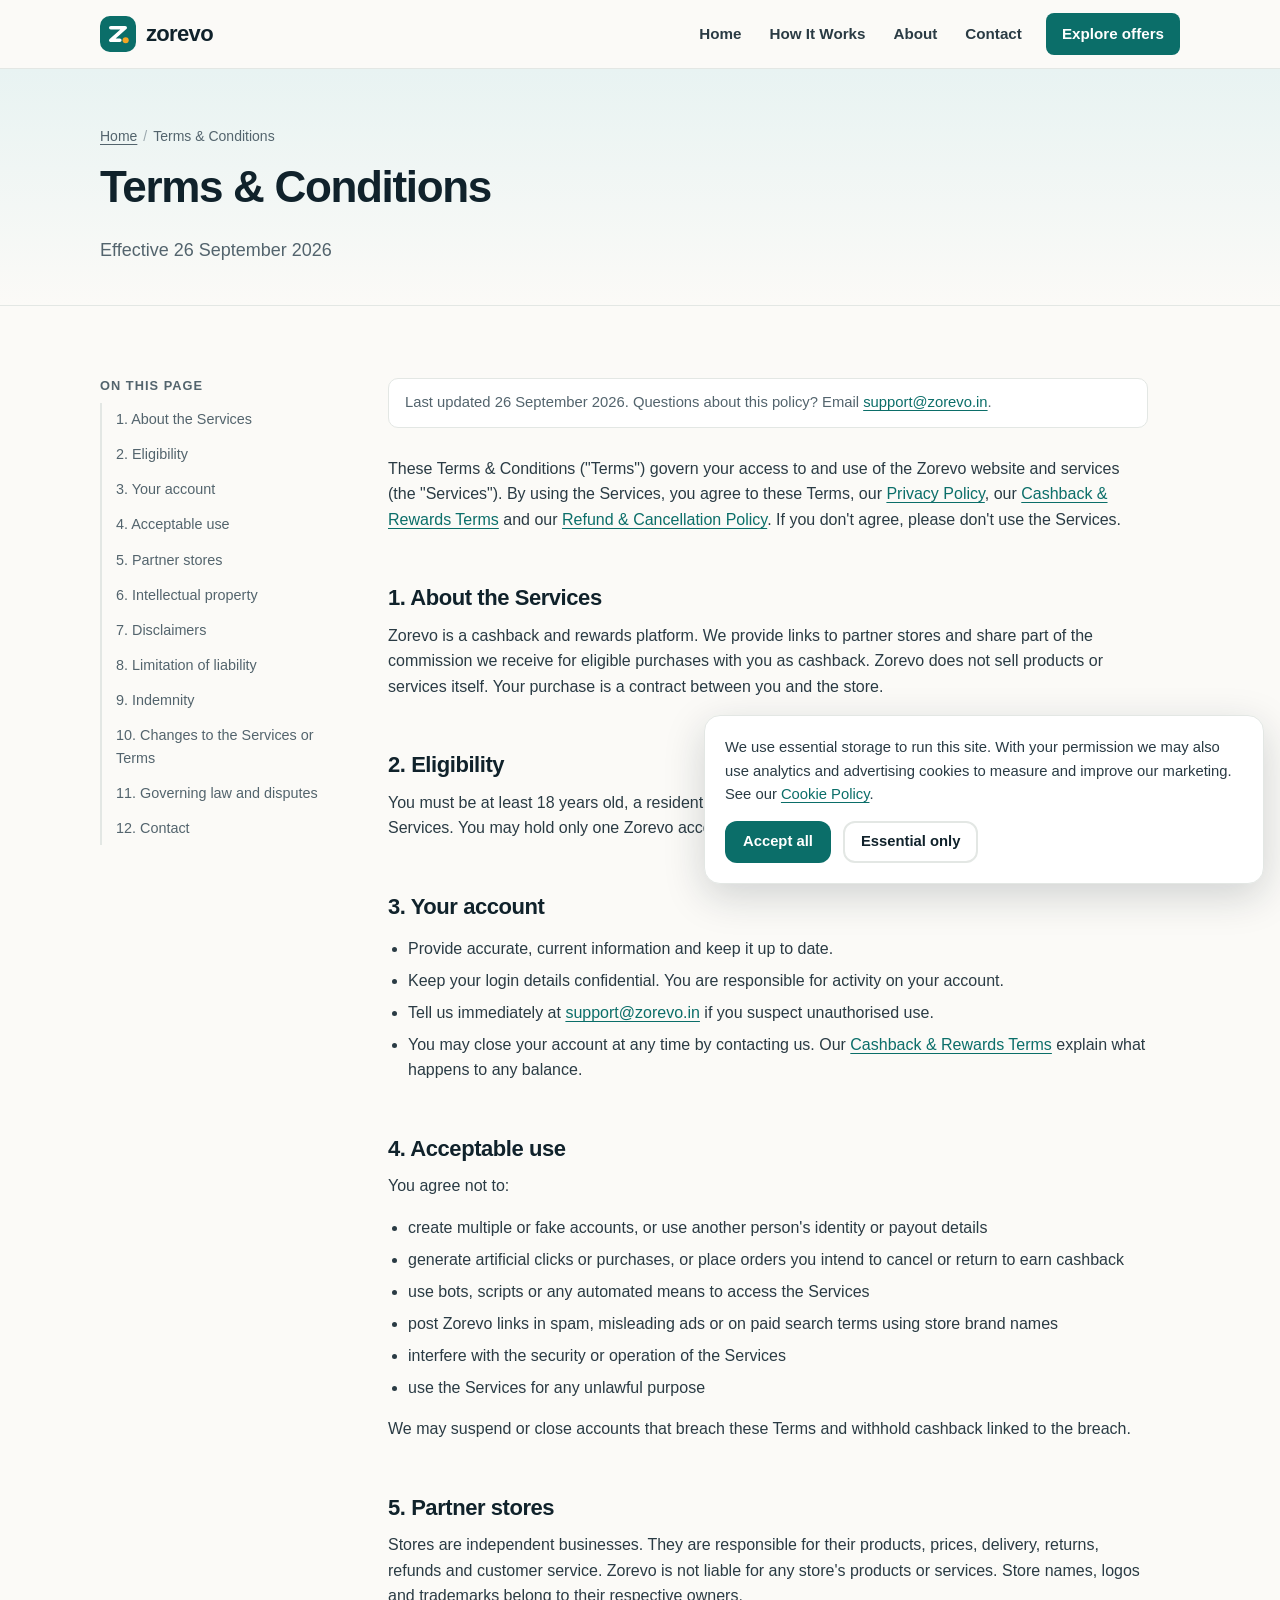
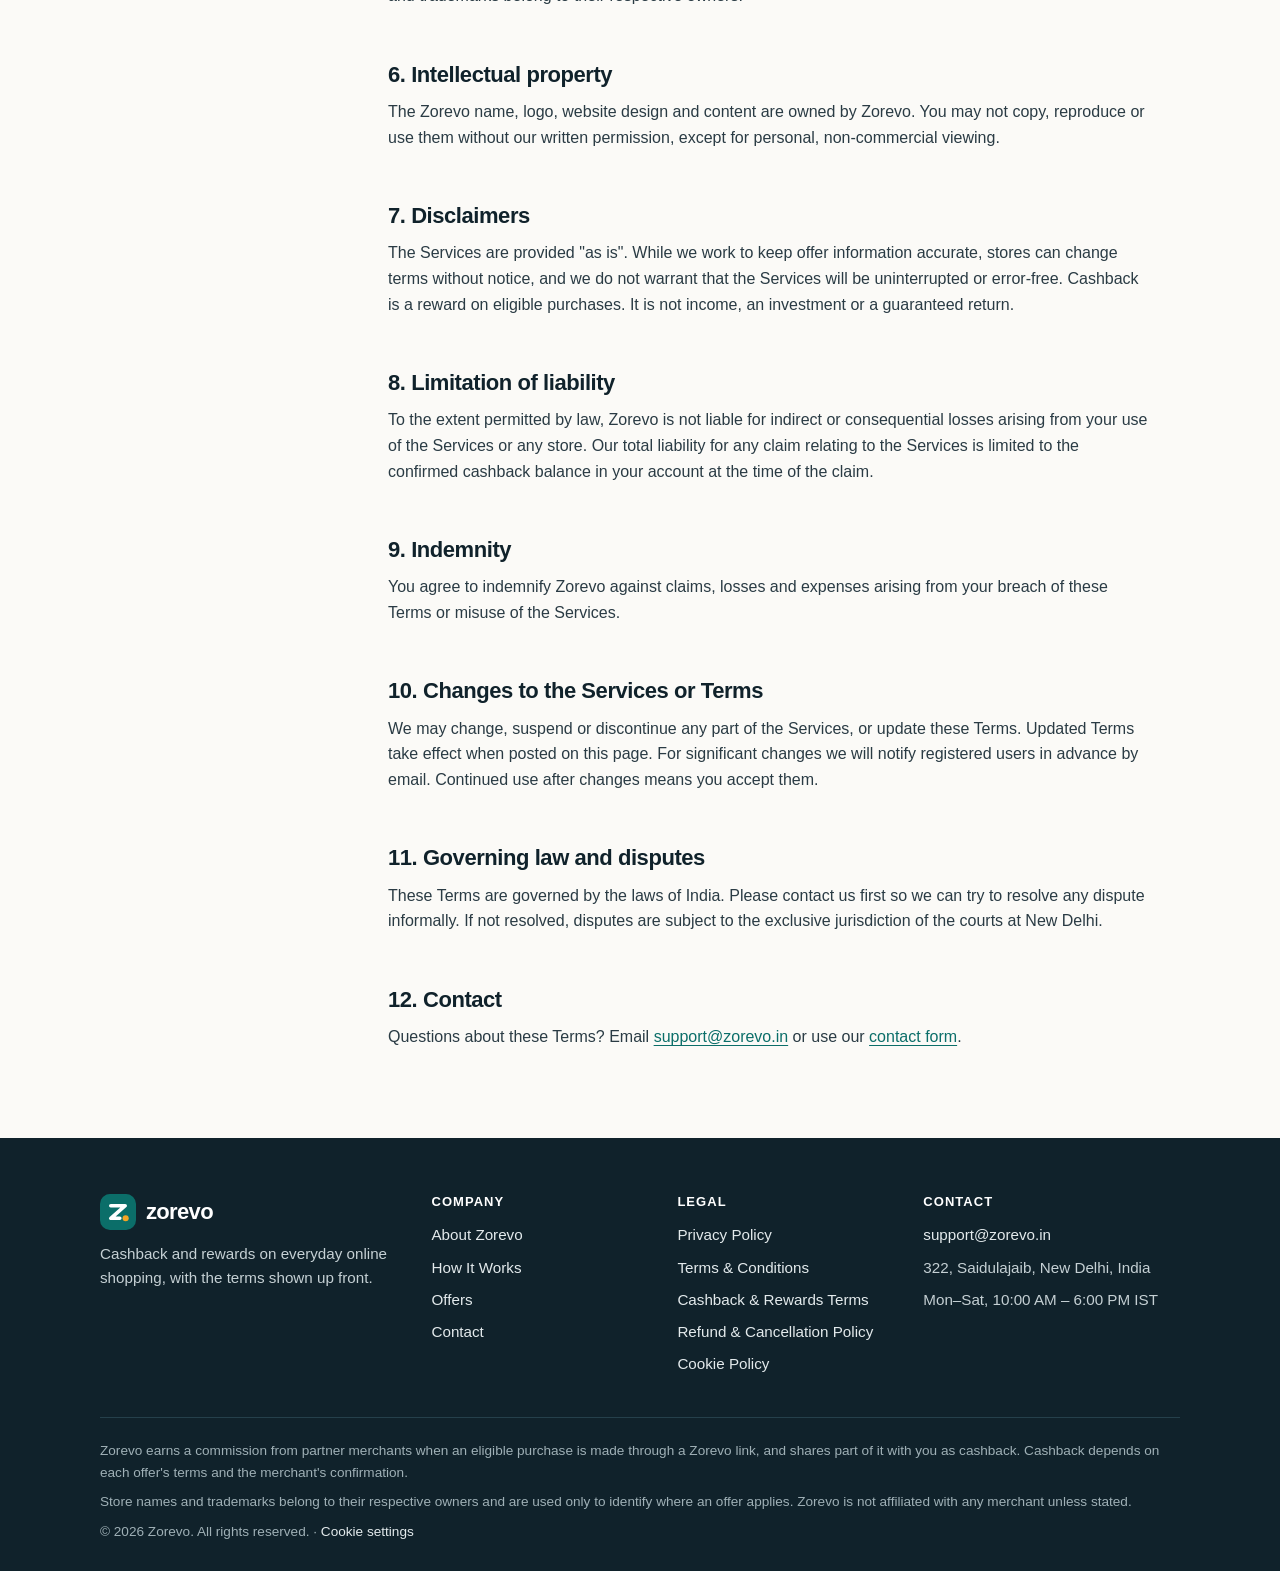
<file: terms.html>
<!doctype html>
<html lang="en-IN">
<head>
<meta charset="utf-8">
<meta name="viewport" content="width=device-width, initial-scale=1">
<title>Terms &amp; Conditions — Zorevo</title>
<meta name="description" content="The terms that govern your use of the Zorevo website and services.">
<meta name="robots" content="index, follow">
<link rel="canonical" href="https://zorevo.in/terms.html">
<meta name="theme-color" content="#0b6e69">
<meta property="og:type" content="website">
<meta property="og:site_name" content="Zorevo">
<meta property="og:locale" content="en_IN">
<meta property="og:title" content="Terms &amp; Conditions — Zorevo">
<meta property="og:description" content="The terms that govern your use of the Zorevo website and services.">
<meta property="og:url" content="https://zorevo.in/terms.html">
<meta property="og:image" content="https://zorevo.in/assets/img/og-image.png">
<meta property="og:image:width" content="1200">
<meta property="og:image:height" content="630">
<meta property="og:image:alt" content="Zorevo — cashback and rewards on online shopping in India">
<meta name="twitter:card" content="summary_large_image">
<meta name="twitter:title" content="Terms &amp; Conditions — Zorevo">
<meta name="twitter:description" content="The terms that govern your use of the Zorevo website and services.">
<meta name="twitter:image" content="https://zorevo.in/assets/img/og-image.png">
<link rel="icon" href="favicon.ico" sizes="32x32">
<link rel="icon" href="assets/img/favicon.svg" type="image/svg+xml">
<link rel="apple-touch-icon" href="assets/img/apple-touch-icon.png">
<link rel="manifest" href="site.webmanifest">
<link rel="stylesheet" href="assets/css/style.css">

</head>
<body>
<a class="skip-link" href="#main">Skip to content</a>
<header class="site-header">
  <div class="container header-inner">
    <a class="brand" href="index.html" aria-label="Zorevo home"><svg viewBox="0 0 40 40" aria-hidden="true" focusable="false"><rect width="40" height="40" rx="11" fill="#0b6e69"/><path d="M12 13h16L12 27h10" fill="none" stroke="#fff" stroke-width="4" stroke-linecap="round" stroke-linejoin="round"/><circle cx="28.5" cy="27" r="3.4" fill="#f5a524"/></svg><span>zorevo</span></a>
    <button class="nav-toggle" type="button" aria-expanded="false" aria-controls="site-nav" aria-label="Open menu"><svg class="icon-open" viewBox="0 0 24 24" fill="none" stroke="currentColor" stroke-width="1.8" stroke-linecap="round" stroke-linejoin="round" aria-hidden="true" focusable="false"><path d="M4 7h16M4 12h16M4 17h16"/></svg><svg class="icon-close" viewBox="0 0 24 24" fill="none" stroke="currentColor" stroke-width="1.8" stroke-linecap="round" stroke-linejoin="round" aria-hidden="true" focusable="false"><path d="M6 6l12 12M18 6L6 18"/></svg></button>
    <nav id="site-nav" class="site-nav" aria-label="Main">
      <ul>
        <li><a href="index.html">Home</a></li><li><a href="how-it-works.html">How It Works</a></li><li><a href="about.html">About</a></li><li><a href="contact.html">Contact</a></li>
        <li class="nav-cta"><a href="offers.html">Explore offers</a></li>
      </ul>
    </nav>
  </div>
</header>
<main id="main">
<section class="page-hero">
  <div class="container">
    <nav class="breadcrumb" aria-label="Breadcrumb"><ol><li><a href="index.html">Home</a></li><li aria-current="page">Terms &amp; Conditions</li></ol></nav>
    <h1>Terms &amp; Conditions</h1>
    <p class="lead">Effective 26 September 2026</p>
  </div>
</section>
<section class="section">
  <div class="container legal-layout">
    <aside class="toc" aria-label="On this page"><h2>On this page</h2><ol><li><a href="#about">1. About the Services</a></li><li><a href="#eligibility">2. Eligibility</a></li><li><a href="#account">3. Your account</a></li><li><a href="#acceptable-use">4. Acceptable use</a></li><li><a href="#stores">5. Partner stores</a></li><li><a href="#ip">6. Intellectual property</a></li><li><a href="#disclaimer">7. Disclaimers</a></li><li><a href="#liability">8. Limitation of liability</a></li><li><a href="#indemnity">9. Indemnity</a></li><li><a href="#changes">10. Changes to the Services or Terms</a></li><li><a href="#law">11. Governing law and disputes</a></li><li><a href="#contact">12. Contact</a></li></ol></aside>
    <article class="prose">
      <p class="meta">Last updated 26 September 2026. Questions about this policy? Email <a href="mailto:support@zorevo.in">support@zorevo.in</a>.</p>
      <p>These Terms &amp; Conditions ("Terms") govern your access to and use of the Zorevo website and services (the "Services"). By using the Services, you agree to these Terms, our <a href="privacy-policy.html">Privacy Policy</a>, our <a href="cashback-terms.html">Cashback &amp; Rewards Terms</a> and our <a href="refund-policy.html">Refund &amp; Cancellation Policy</a>. If you don't agree, please don't use the Services.</p>

<h2 id="about">1. About the Services</h2>
<p>Zorevo is a cashback and rewards platform. We provide links to partner stores and share part of the commission we receive for eligible purchases with you as cashback. Zorevo does not sell products or services itself. Your purchase is a contract between you and the store.</p>

<h2 id="eligibility">2. Eligibility</h2>
<p>You must be at least 18 years old, a resident of India and able to enter a binding contract to use the Services. You may hold only one Zorevo account.</p>

<h2 id="account">3. Your account</h2>
<ul>
  <li>Provide accurate, current information and keep it up to date.</li>
  <li>Keep your login details confidential. You are responsible for activity on your account.</li>
  <li>Tell us immediately at <a href="mailto:support@zorevo.in">support@zorevo.in</a> if you suspect unauthorised use.</li>
  <li>You may close your account at any time by contacting us. Our <a href="cashback-terms.html">Cashback &amp; Rewards Terms</a> explain what happens to any balance.</li>
</ul>

<h2 id="acceptable-use">4. Acceptable use</h2>
<p>You agree not to:</p>
<ul>
  <li>create multiple or fake accounts, or use another person's identity or payout details</li>
  <li>generate artificial clicks or purchases, or place orders you intend to cancel or return to earn cashback</li>
  <li>use bots, scripts or any automated means to access the Services</li>
  <li>post Zorevo links in spam, misleading ads or on paid search terms using store brand names</li>
  <li>interfere with the security or operation of the Services</li>
  <li>use the Services for any unlawful purpose</li>
</ul>
<p>We may suspend or close accounts that breach these Terms and withhold cashback linked to the breach.</p>

<h2 id="stores">5. Partner stores</h2>
<p>Stores are independent businesses. They are responsible for their products, prices, delivery, returns, refunds and customer service. Zorevo is not liable for any store's products or services. Store names, logos and trademarks belong to their respective owners.</p>

<h2 id="ip">6. Intellectual property</h2>
<p>The Zorevo name, logo, website design and content are owned by Zorevo. You may not copy, reproduce or use them without our written permission, except for personal, non-commercial viewing.</p>

<h2 id="disclaimer">7. Disclaimers</h2>
<p>The Services are provided "as is". While we work to keep offer information accurate, stores can change terms without notice, and we do not warrant that the Services will be uninterrupted or error-free. Cashback is a reward on eligible purchases. It is not income, an investment or a guaranteed return.</p>

<h2 id="liability">8. Limitation of liability</h2>
<p>To the extent permitted by law, Zorevo is not liable for indirect or consequential losses arising from your use of the Services or any store. Our total liability for any claim relating to the Services is limited to the confirmed cashback balance in your account at the time of the claim.</p>

<h2 id="indemnity">9. Indemnity</h2>
<p>You agree to indemnify Zorevo against claims, losses and expenses arising from your breach of these Terms or misuse of the Services.</p>

<h2 id="changes">10. Changes to the Services or Terms</h2>
<p>We may change, suspend or discontinue any part of the Services, or update these Terms. Updated Terms take effect when posted on this page. For significant changes we will notify registered users in advance by email. Continued use after changes means you accept them.</p>

<h2 id="law">11. Governing law and disputes</h2>
<p>These Terms are governed by the laws of India. Please contact us first so we can try to resolve any dispute informally. If not resolved, disputes are subject to the exclusive jurisdiction of the courts at New Delhi.</p>

<h2 id="contact">12. Contact</h2>
<p>Questions about these Terms? Email <a href="mailto:support@zorevo.in">support@zorevo.in</a> or use our <a href="contact.html">contact form</a>.</p>

    </article>
  </div>
</section>
</main>
<footer class="site-footer">
  <div class="container">
    <div class="footer-grid">
      <div>
        <a class="brand" href="index.html" aria-label="Zorevo home"><svg viewBox="0 0 40 40" aria-hidden="true" focusable="false"><rect width="40" height="40" rx="11" fill="#0b6e69"/><path d="M12 13h16L12 27h10" fill="none" stroke="#fff" stroke-width="4" stroke-linecap="round" stroke-linejoin="round"/><circle cx="28.5" cy="27" r="3.4" fill="#f5a524"/></svg><span>zorevo</span></a>
        <p>Cashback and rewards on everyday online shopping, with the terms shown up front.</p>
      </div>
      <div>
        <h2>Company</h2>
        <ul>
          <li><a href="about.html">About Zorevo</a></li>
          <li><a href="how-it-works.html">How It Works</a></li>
          <li><a href="offers.html">Offers</a></li>
          <li><a href="contact.html">Contact</a></li>
        </ul>
      </div>
      <div>
        <h2>Legal</h2>
        <ul><li><a href="privacy-policy.html">Privacy Policy</a></li><li><a href="terms.html">Terms & Conditions</a></li><li><a href="cashback-terms.html">Cashback & Rewards Terms</a></li><li><a href="refund-policy.html">Refund & Cancellation Policy</a></li><li><a href="cookie-policy.html">Cookie Policy</a></li></ul>
      </div>
      <div>
        <h2>Contact</h2>
        <ul>
          <li><a href="mailto:support@zorevo.in">support@zorevo.in</a></li>
          <li>322, Saidulajaib, New Delhi, India</li>
          <li>Mon–Sat, 10:00 AM – 6:00 PM IST</li>
        </ul>
      </div>
    </div>
    <div class="footer-disclosure">
      <p>Zorevo earns a commission from partner merchants when an eligible purchase is made through a Zorevo link, and shares part of it with you as cashback. Cashback depends on each offer's terms and the merchant's confirmation.</p>
      <p>Store names and trademarks belong to their respective owners and are used only to identify where an offer applies. Zorevo is not affiliated with any merchant unless stated.</p>
      <p>&copy; <span data-year>2026</span> Zorevo. All rights reserved. · <a href="#" data-consent-reset>Cookie settings</a></p>
    </div>
  </div>
</footer>
<div id="cookie-banner" class="cookie-banner" role="region" aria-label="Cookie consent" hidden>
  <p>We use essential storage to run this site. With your permission we may also use analytics and advertising cookies to measure and improve our marketing. See our <a href="cookie-policy.html">Cookie Policy</a>.</p>
  <div class="btn-row">
    <button type="button" class="btn btn-primary" data-consent-accept>Accept all</button>
    <button type="button" class="btn btn-secondary" data-consent-reject>Essential only</button>
  </div>
</div>
<script src="assets/js/main.js" defer></script>
</body>
</html>
</file>
<file: assets/css/style.css>
/* Zorevo — site stylesheet */
:root {
  --ink: #10222b;
  --ink-2: #2a3b44;
  --muted: #53646d;
  --teal: #0b6e69;
  --teal-700: #08524e;
  --teal-50: #e8f3f2;
  --teal-100: #cfe7e5;
  --marigold: #f5a524;
  --marigold-600: #b86f00;
  --marigold-50: #fef5e4;
  --bg: #fbfaf7;
  --surface: #ffffff;
  --line: #e3e7e4;
  --danger: #b42318;
  --success: #067647;
  --radius: 14px;
  --radius-sm: 10px;
  --shadow: 0 1px 2px rgba(16, 34, 43, .05), 0 8px 24px rgba(16, 34, 43, .06);
  --max: 1120px;
  --font: -apple-system, BlinkMacSystemFont, "Segoe UI", Roboto, "Noto Sans", "Helvetica Neue", Arial, sans-serif;
}

*, *::before, *::after { box-sizing: border-box; }
html { -webkit-text-size-adjust: 100%; scroll-behavior: smooth; }
@media (prefers-reduced-motion: reduce) { html { scroll-behavior: auto; } * { transition: none !important; animation: none !important; } }
body {
  margin: 0;
  font-family: var(--font);
  font-size: 1rem;
  line-height: 1.6;
  color: var(--ink);
  background: var(--bg);
  text-rendering: optimizeLegibility;
}
img, svg { display: block; max-width: 100%; }
a { color: var(--teal); text-underline-offset: 3px; }
a:hover { color: var(--teal-700); }
h1, h2, h3, h4 { line-height: 1.2; margin: 0 0 .5em; letter-spacing: -0.015em; color: var(--ink); }
h1 { font-size: clamp(2rem, 4.6vw, 3.25rem); font-weight: 800; letter-spacing: -0.03em; }
h2 { font-size: clamp(1.5rem, 3vw, 2.125rem); font-weight: 800; letter-spacing: -0.02em; }
h3 { font-size: 1.125rem; font-weight: 700; }
p { margin: 0 0 1em; }
ul, ol { padding-left: 1.25em; }
:focus-visible { outline: 3px solid var(--marigold); outline-offset: 2px; border-radius: 4px; }

.container { width: 100%; max-width: var(--max); margin: 0 auto; padding: 0 20px; }
.skip-link { position: absolute; left: -999px; top: 8px; background: var(--ink); color: #fff; padding: 10px 16px; border-radius: 8px; z-index: 100; }
.skip-link:focus { left: 8px; color: #fff; }
.visually-hidden { position: absolute !important; width: 1px; height: 1px; overflow: hidden; clip: rect(0 0 0 0); white-space: nowrap; }

/* Header */
.site-header { position: sticky; top: 0; z-index: 50; background: rgba(251, 250, 247, .92); backdrop-filter: saturate(1.4) blur(10px); -webkit-backdrop-filter: saturate(1.4) blur(10px); border-bottom: 1px solid var(--line); }
.header-inner { display: flex; align-items: center; justify-content: space-between; gap: 16px; min-height: 68px; }
.brand { display: inline-flex; align-items: center; gap: 10px; text-decoration: none; color: var(--ink); font-weight: 800; font-size: 1.375rem; letter-spacing: -0.03em; }
.brand:hover { color: var(--ink); }
.brand svg { width: 36px; height: 36px; flex: none; }
.nav-toggle { display: none; align-items: center; justify-content: center; width: 44px; height: 44px; border: 1px solid var(--line); background: var(--surface); border-radius: 10px; cursor: pointer; color: var(--ink); }
.nav-toggle svg { width: 22px; height: 22px; }
.nav-toggle .icon-close { display: none; }
.nav-toggle[aria-expanded="true"] .icon-open { display: none; }
.nav-toggle[aria-expanded="true"] .icon-close { display: block; }
.site-nav ul { list-style: none; margin: 0; padding: 0; display: flex; align-items: center; gap: 4px; }
.site-nav a { display: block; padding: 8px 12px; border-radius: 8px; color: var(--ink-2); text-decoration: none; font-weight: 600; font-size: .95rem; }
.site-nav a:hover { background: var(--teal-50); color: var(--teal-700); }
.site-nav a[aria-current="page"] { color: var(--teal); background: var(--teal-50); }
.site-nav .nav-cta { margin-left: 8px; }
.site-nav .nav-cta a { background: var(--teal); color: #fff; padding: 9px 16px; }
.site-nav .nav-cta a:hover, .site-nav .nav-cta a[aria-current="page"] { background: var(--teal-700); color: #fff; }

@media (max-width: 880px) {
  .nav-toggle { display: inline-flex; }
  .site-nav { position: absolute; left: 0; right: 0; top: 100%; background: var(--surface); border-bottom: 1px solid var(--line); box-shadow: var(--shadow); display: none; }
  .site-nav.is-open { display: block; }
  .site-nav ul { flex-direction: column; align-items: stretch; padding: 10px 16px 18px; gap: 2px; }
  .site-nav a { padding: 12px 14px; font-size: 1rem; }
  .site-nav .nav-cta { margin: 8px 0 0; }
  .site-nav .nav-cta a { text-align: center; }
}

/* Buttons */
.btn { display: inline-flex; align-items: center; justify-content: center; gap: 8px; min-height: 48px; padding: 12px 22px; border-radius: 12px; font-weight: 700; font-size: 1rem; text-decoration: none; border: 2px solid transparent; cursor: pointer; font-family: inherit; line-height: 1.2; transition: background-color .15s, color .15s, border-color .15s; }
.btn-primary { background: var(--teal); color: #fff; }
.btn-primary:hover { background: var(--teal-700); color: #fff; }
.btn-secondary { background: var(--surface); color: var(--ink); border-color: var(--line); }
.btn-secondary:hover { border-color: var(--teal); color: var(--teal-700); }
.btn-light { background: #fff; color: var(--teal-700); }
.btn-light:hover { background: var(--marigold-50); color: var(--teal-700); }
.btn svg { width: 18px; height: 18px; }
.btn-row { display: flex; flex-wrap: wrap; gap: 12px; }

/* Sections */
.section { padding: 72px 0; }
.section-tight { padding: 48px 0; }
.section-alt { background: var(--surface); border-top: 1px solid var(--line); border-bottom: 1px solid var(--line); }
.section-head { max-width: 680px; margin-bottom: 36px; }
.section-head.center { margin-left: auto; margin-right: auto; text-align: center; }
.eyebrow { display: inline-block; font-size: .8125rem; font-weight: 700; text-transform: uppercase; letter-spacing: .08em; color: var(--teal); margin-bottom: 10px; }
.lead { font-size: 1.125rem; color: var(--muted); }
@media (max-width: 640px) { .section { padding: 52px 0; } }

/* Hero */
.hero { padding: 64px 0 72px; overflow: hidden; }
.hero-grid { display: grid; grid-template-columns: 1.05fr .95fr; gap: 48px; align-items: center; }
.hero h1 span { color: var(--teal); }
.hero .lead { max-width: 540px; margin-bottom: 28px; }
.hero-note { margin-top: 18px; font-size: .9rem; color: var(--muted); display: flex; gap: 8px; align-items: flex-start; }
.hero-note svg { width: 18px; height: 18px; flex: none; margin-top: 3px; color: var(--teal); }
.hero-art { position: relative; }
.hero-art svg { width: 100%; height: auto; }
@media (max-width: 880px) { .hero-grid { grid-template-columns: 1fr; gap: 36px; } .hero { padding: 40px 0 52px; } .hero-art { max-width: 480px; margin: 0 auto; } }

/* Page hero (inner pages) */
.page-hero { padding: 56px 0 40px; border-bottom: 1px solid var(--line); background: linear-gradient(180deg, var(--teal-50) 0%, var(--bg) 100%); }
.page-hero h1 { font-size: clamp(1.875rem, 4vw, 2.75rem); }
.page-hero .lead { max-width: 680px; margin: 0; }
.breadcrumb { font-size: .875rem; color: var(--muted); margin-bottom: 14px; }
.breadcrumb ol { list-style: none; padding: 0; margin: 0; display: flex; flex-wrap: wrap; gap: 6px; }
.breadcrumb li + li::before { content: "/"; margin-right: 6px; color: #9aa7ad; }
.breadcrumb a { color: var(--muted); }

/* Cards & grids */
.grid { display: grid; gap: 20px; }
.grid-3 { grid-template-columns: repeat(3, 1fr); }
.grid-2 { grid-template-columns: repeat(2, 1fr); }
.grid-4 { grid-template-columns: repeat(4, 1fr); }
@media (max-width: 960px) { .grid-4 { grid-template-columns: repeat(2, 1fr); } }
@media (max-width: 880px) { .grid-3 { grid-template-columns: 1fr 1fr; } }
@media (max-width: 640px) { .grid-3, .grid-2, .grid-4 { grid-template-columns: 1fr; } }
.card { background: var(--surface); border: 1px solid var(--line); border-radius: var(--radius); padding: 24px; }
.card p:last-child { margin-bottom: 0; }
.card p { color: var(--muted); }
.icon-badge { width: 48px; height: 48px; border-radius: 12px; display: grid; place-items: center; background: var(--teal-50); color: var(--teal); margin-bottom: 16px; }
.icon-badge svg { width: 24px; height: 24px; }
.icon-badge.warm { background: var(--marigold-50); color: var(--marigold-600); }

/* Steps */
.steps { counter-reset: step; list-style: none; padding: 0; margin: 0; display: grid; grid-template-columns: repeat(3, 1fr); gap: 20px; }
.steps > li { counter-increment: step; position: relative; background: var(--surface); border: 1px solid var(--line); border-radius: var(--radius); padding: 28px 24px 24px; }
.steps > li::before { content: counter(step); display: grid; place-items: center; width: 36px; height: 36px; border-radius: 50%; background: var(--teal); color: #fff; font-weight: 800; margin-bottom: 14px; }
.steps p { color: var(--muted); margin: 0; }
@media (max-width: 880px) { .steps { grid-template-columns: 1fr; } }

/* Lifecycle */
.lifecycle { list-style: none; margin: 0; padding: 0; display: grid; grid-template-columns: repeat(4, 1fr); gap: 0; position: relative; }
.lifecycle li { position: relative; padding: 0 16px 0 0; }
.lifecycle .dot { width: 18px; height: 18px; border-radius: 50%; background: var(--surface); border: 4px solid var(--teal); position: relative; z-index: 1; margin-bottom: 14px; }
.lifecycle li::after { content: ""; position: absolute; top: 7px; left: 18px; right: 0; height: 4px; background: var(--teal-100); }
.lifecycle li:last-child::after { display: none; }
.lifecycle li:last-child .dot { background: var(--marigold); border-color: var(--marigold); }
.lifecycle h3 { margin-bottom: 4px; }
.lifecycle p { color: var(--muted); font-size: .95rem; margin: 0; }
@media (max-width: 760px) {
  .lifecycle { grid-template-columns: 1fr; gap: 22px; }
  .lifecycle li { padding: 0 0 0 36px; }
  .lifecycle .dot { position: absolute; left: 0; top: 3px; }
  .lifecycle li::after { top: 21px; left: 7px; right: auto; width: 4px; height: calc(100% + 8px); }
}

/* Callout */
.callout { display: flex; gap: 16px; align-items: flex-start; background: var(--marigold-50); border: 1px solid #f3d9a6; border-radius: var(--radius); padding: 22px 24px; }
.callout svg { width: 24px; height: 24px; flex: none; color: var(--marigold-600); margin-top: 2px; }
.callout h3 { margin-bottom: 6px; }
.callout p, .callout ul { color: var(--ink-2); margin-bottom: 0; }
.callout ul { margin-top: 6px; }
.callout.teal { background: var(--teal-50); border-color: var(--teal-100); }
.callout.teal svg { color: var(--teal); }

/* Check list */
.checklist { list-style: none; padding: 0; margin: 0; display: grid; gap: 12px; }
.checklist li { position: relative; padding-left: 32px; color: var(--ink-2); }
.checklist li::before { content: ""; position: absolute; left: 0; top: 3px; width: 20px; height: 20px; border-radius: 50%; background: var(--teal-50) url("data:image/svg+xml,%3Csvg xmlns='http://www.w3.org/2000/svg' viewBox='0 0 20 20' fill='none' stroke='%230b6e69' stroke-width='2.4' stroke-linecap='round' stroke-linejoin='round'%3E%3Cpath d='M5.5 10.5l3 3 6-6.5'/%3E%3C/svg%3E") center/20px no-repeat; }
.checklist.cross li::before { background: #fdecea url("data:image/svg+xml,%3Csvg xmlns='http://www.w3.org/2000/svg' viewBox='0 0 20 20' fill='none' stroke='%23b42318' stroke-width='2.4' stroke-linecap='round'%3E%3Cpath d='M6.5 6.5l7 7M13.5 6.5l-7 7'/%3E%3C/svg%3E") center/20px no-repeat; }

/* Split */
.split { display: grid; grid-template-columns: 1fr 1fr; gap: 48px; align-items: center; }
.split.top { align-items: start; }
@media (max-width: 880px) { .split { grid-template-columns: 1fr; gap: 28px; } }

/* Table */
.table-wrap { overflow-x: auto; border: 1px solid var(--line); border-radius: var(--radius); background: var(--surface); }
table { width: 100%; border-collapse: collapse; font-size: .95rem; }
th, td { text-align: left; padding: 14px 18px; border-bottom: 1px solid var(--line); vertical-align: top; }
th { background: #f5f7f6; font-weight: 700; color: var(--ink); white-space: nowrap; }
tr:last-child td { border-bottom: 0; }
td { color: var(--ink-2); }

/* FAQ */
.faq { display: grid; gap: 12px; max-width: 820px; }
.faq.center { margin: 0 auto; text-align: left; }
.faq details { background: var(--surface); border: 1px solid var(--line); border-radius: var(--radius-sm); }
.faq summary { cursor: pointer; list-style: none; padding: 18px 52px 18px 20px; font-weight: 700; position: relative; }
.faq summary::-webkit-details-marker { display: none; }
.faq summary::after { content: ""; position: absolute; right: 20px; top: 50%; width: 12px; height: 12px; margin-top: -8px; border-right: 2.5px solid var(--teal); border-bottom: 2.5px solid var(--teal); transform: rotate(45deg); transition: transform .2s; }
.faq details[open] summary::after { transform: rotate(-135deg); margin-top: -2px; }
.faq details > div { padding: 0 20px 18px; color: var(--muted); }
.faq details > div p:last-child { margin-bottom: 0; }

/* CTA band */
.cta-band { background: var(--teal); color: #fff; border-radius: 20px; padding: 44px; display: flex; align-items: center; justify-content: space-between; gap: 24px; flex-wrap: wrap; position: relative; overflow: hidden; }
.cta-band::after { content: ""; position: absolute; right: -60px; top: -60px; width: 220px; height: 220px; border-radius: 50%; background: rgba(245, 165, 36, .22); }
.cta-band h2 { color: #fff; margin-bottom: 6px; }
.cta-band p { margin: 0; color: #d7ecea; max-width: 560px; }
.cta-band > * { position: relative; z-index: 1; }
@media (max-width: 640px) { .cta-band { padding: 30px 24px; } }

/* Offers */
.filter-bar { display: flex; flex-wrap: wrap; gap: 8px; margin-bottom: 28px; }
.chip { border: 1px solid var(--line); background: var(--surface); color: var(--ink-2); padding: 9px 16px; border-radius: 999px; font-weight: 600; font-size: .925rem; cursor: pointer; font-family: inherit; min-height: 40px; }
.chip:hover { border-color: var(--teal); color: var(--teal-700); }
.chip[aria-pressed="true"] { background: var(--teal); border-color: var(--teal); color: #fff; }
.category-card { display: flex; flex-direction: column; }
.category-card[hidden] { display: none; }
.category-card .tag { align-self: flex-start; font-size: .75rem; font-weight: 700; text-transform: uppercase; letter-spacing: .06em; color: var(--teal-700); background: var(--teal-50); padding: 4px 10px; border-radius: 999px; margin-bottom: 12px; }
.category-card dl { margin: 14px 0 0; display: grid; gap: 10px; font-size: .925rem; border-top: 1px dashed var(--line); padding-top: 14px; }
.category-card dt { font-weight: 700; color: var(--ink); }
.category-card dd { margin: 0; color: var(--muted); }
.offer-anatomy { display: grid; grid-template-columns: repeat(auto-fit, minmax(210px, 1fr)); gap: 16px; }
.offer-anatomy .card h3 { font-size: 1rem; display: flex; align-items: center; gap: 10px; }
.offer-anatomy .num { display: inline-grid; place-items: center; width: 26px; height: 26px; border-radius: 8px; background: var(--marigold-50); color: var(--marigold-600); font-size: .85rem; font-weight: 800; }

/* Forms */
.form { display: grid; gap: 18px; }
.form-row { display: grid; grid-template-columns: 1fr 1fr; gap: 18px; }
@media (max-width: 640px) { .form-row { grid-template-columns: 1fr; } }
.field label { display: block; font-weight: 700; margin-bottom: 6px; font-size: .95rem; }
.field .hint { font-weight: 400; color: var(--muted); font-size: .85rem; }
.field input, .field select, .field textarea { width: 100%; font: inherit; color: var(--ink); background: var(--surface); border: 1.5px solid #cdd5d2; border-radius: 10px; padding: 12px 14px; min-height: 48px; }
.field textarea { min-height: 140px; resize: vertical; }
.field input:focus, .field select:focus, .field textarea:focus { outline: none; border-color: var(--teal); box-shadow: 0 0 0 3px rgba(11, 110, 105, .18); }
.field [aria-invalid="true"] { border-color: var(--danger); }
.field .error { color: var(--danger); font-size: .85rem; margin-top: 6px; min-height: 0; }
.field .error:empty { display: none; }
.check { display: flex; gap: 10px; align-items: flex-start; font-size: .925rem; color: var(--ink-2); }
.check input { width: 20px; height: 20px; margin-top: 2px; accent-color: var(--teal); flex: none; }
.form-status { padding: 14px 16px; border-radius: 10px; font-weight: 600; }
.form-status:empty { display: none; }
.form-status.ok { background: #e7f6ee; color: var(--success); border: 1px solid #b7e2c9; }
.form-status.err { background: #fdecea; color: var(--danger); border: 1px solid #f5c2bd; }

.info-list { list-style: none; padding: 0; margin: 0; display: grid; gap: 18px; }
.info-list li { display: flex; gap: 14px; align-items: flex-start; }
.info-list .icon-badge { margin: 0; width: 42px; height: 42px; flex: none; }
.info-list .icon-badge svg { width: 20px; height: 20px; }
.info-list strong { display: block; }
.info-list span, .info-list a { color: var(--muted); word-break: break-word; }
.info-list a { color: var(--teal); }

/* Legal / prose */
.legal-layout { display: grid; grid-template-columns: 240px 1fr; gap: 48px; align-items: start; }
.toc { position: sticky; top: 92px; font-size: .9rem; }
.toc h2 { font-size: .8rem; text-transform: uppercase; letter-spacing: .08em; color: var(--muted); margin-bottom: 10px; }
.toc ol { list-style: none; padding: 0; margin: 0; display: grid; gap: 2px; border-left: 2px solid var(--line); }
.toc a { display: block; padding: 5px 0 5px 14px; margin-left: -2px; border-left: 2px solid transparent; color: var(--muted); text-decoration: none; }
.toc a:hover { color: var(--teal); border-left-color: var(--teal); }
@media (max-width: 880px) { .legal-layout { grid-template-columns: 1fr; gap: 24px; } .toc { position: static; background: var(--surface); border: 1px solid var(--line); border-radius: var(--radius); padding: 18px 20px; } }
.legal-layout > * { min-width: 0; }
.prose { max-width: 760px; }
.prose code { word-break: break-all; }
.prose h2 { font-size: 1.375rem; margin-top: 2.2em; padding-top: .2em; scroll-margin-top: 90px; }
.prose h2:first-child { margin-top: 0; }
.prose h3 { margin-top: 1.5em; }
.prose p, .prose li { color: var(--ink-2); }
.prose li { margin-bottom: .4em; }
.prose .meta { font-size: .925rem; color: var(--muted); background: var(--surface); border: 1px solid var(--line); border-radius: var(--radius-sm); padding: 12px 16px; margin-bottom: 28px; }

/* Footer */
.site-footer { background: var(--ink); color: #c5d0d4; padding: 56px 0 28px; margin-top: 0; font-size: .95rem; }
.site-footer a { color: #e3eaec; text-decoration: none; }
.site-footer a:hover { color: var(--marigold); text-decoration: underline; }
.footer-grid { display: grid; grid-template-columns: 1.4fr 1fr 1fr 1.2fr; gap: 32px; }
.footer-grid h2 { color: #fff; font-size: .8125rem; text-transform: uppercase; letter-spacing: .08em; margin-bottom: 14px; }
.footer-grid ul { list-style: none; padding: 0; margin: 0; display: grid; gap: 8px; }
.site-footer .brand { color: #fff; margin-bottom: 12px; }
.site-footer .brand:hover { color: #fff; text-decoration: none; }
.footer-disclosure { border-top: 1px solid #25404b; margin-top: 40px; padding-top: 22px; font-size: .85rem; color: #9fb0b6; display: grid; gap: 8px; }
.footer-disclosure p { margin: 0; }
@media (max-width: 880px) { .footer-grid { grid-template-columns: 1fr 1fr; } }
@media (max-width: 520px) { .footer-grid { grid-template-columns: 1fr; } }

/* Cookie banner */
.cookie-banner { position: fixed; left: 16px; right: 16px; bottom: 16px; z-index: 80; max-width: 560px; margin-left: auto; background: var(--surface); border: 1px solid var(--line); border-radius: 16px; box-shadow: 0 12px 40px rgba(16, 34, 43, .18); padding: 20px; }
.cookie-banner[hidden] { display: none; }
.cookie-banner p { margin: 0 0 14px; font-size: .925rem; color: var(--ink-2); }
.cookie-banner .btn { min-height: 42px; padding: 9px 16px; font-size: .925rem; }

/* 404 */
.notfound { text-align: center; padding: 96px 0; }
.notfound .code { font-size: 5rem; font-weight: 800; color: var(--teal); line-height: 1; letter-spacing: -0.04em; }

.mt-0 { margin-top: 0; }
.mb-0 { margin-bottom: 0; }
.muted { color: var(--muted); }
.center { text-align: center; }
.field label.check { display: flex; font-weight: 400; font-size: .925rem; margin-bottom: 0; }
</file>
